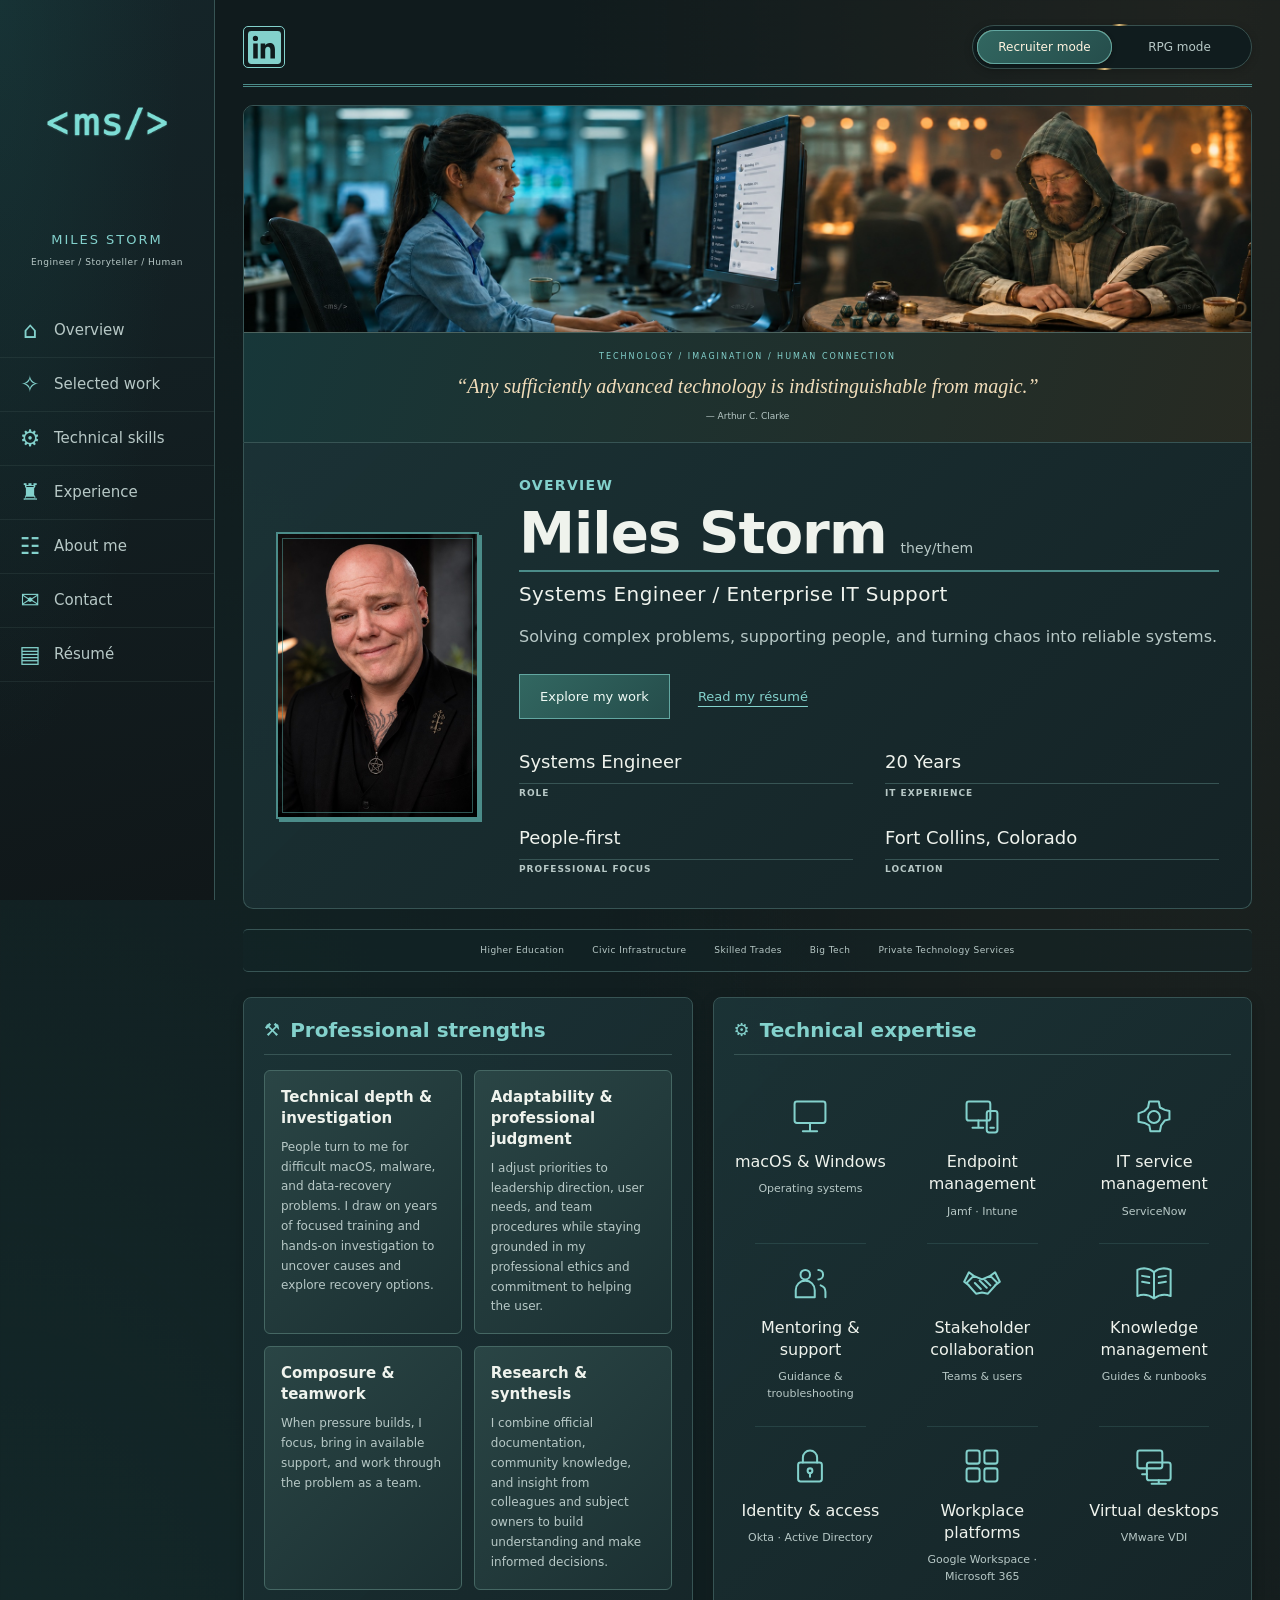
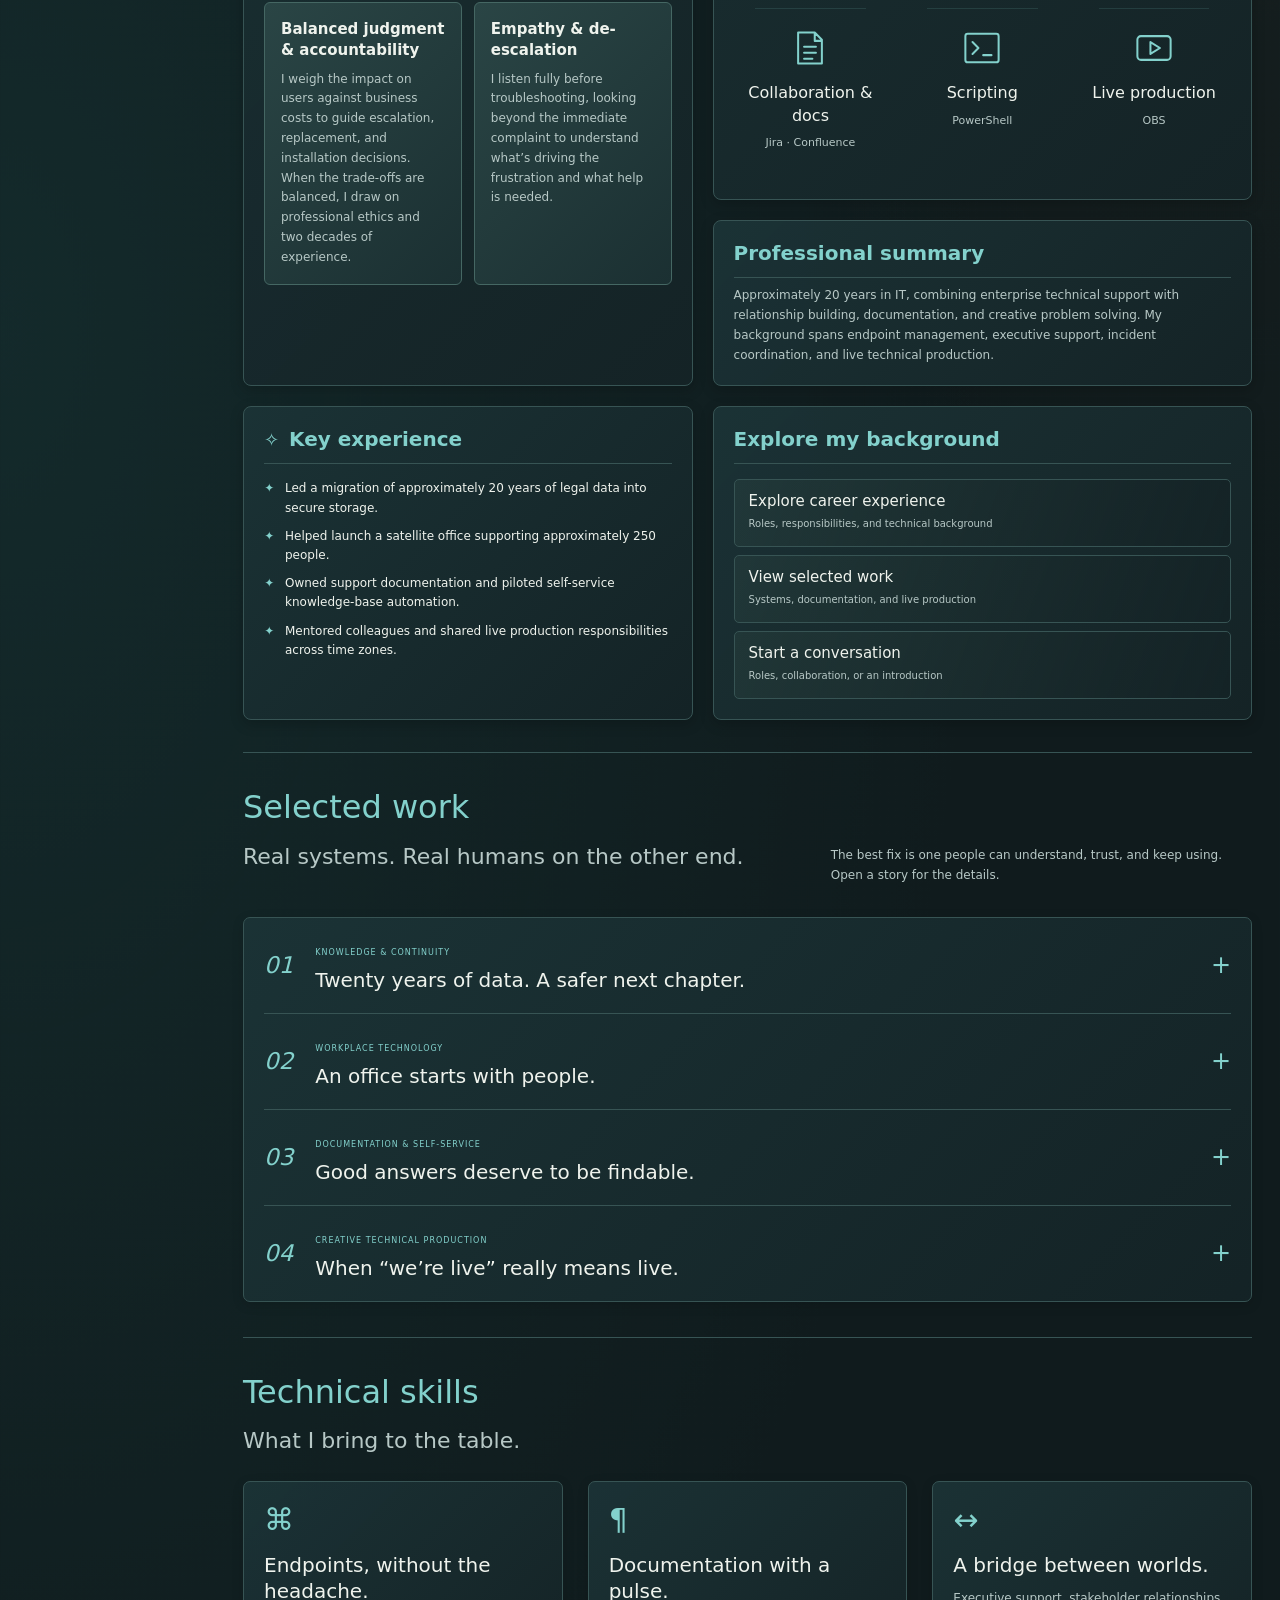
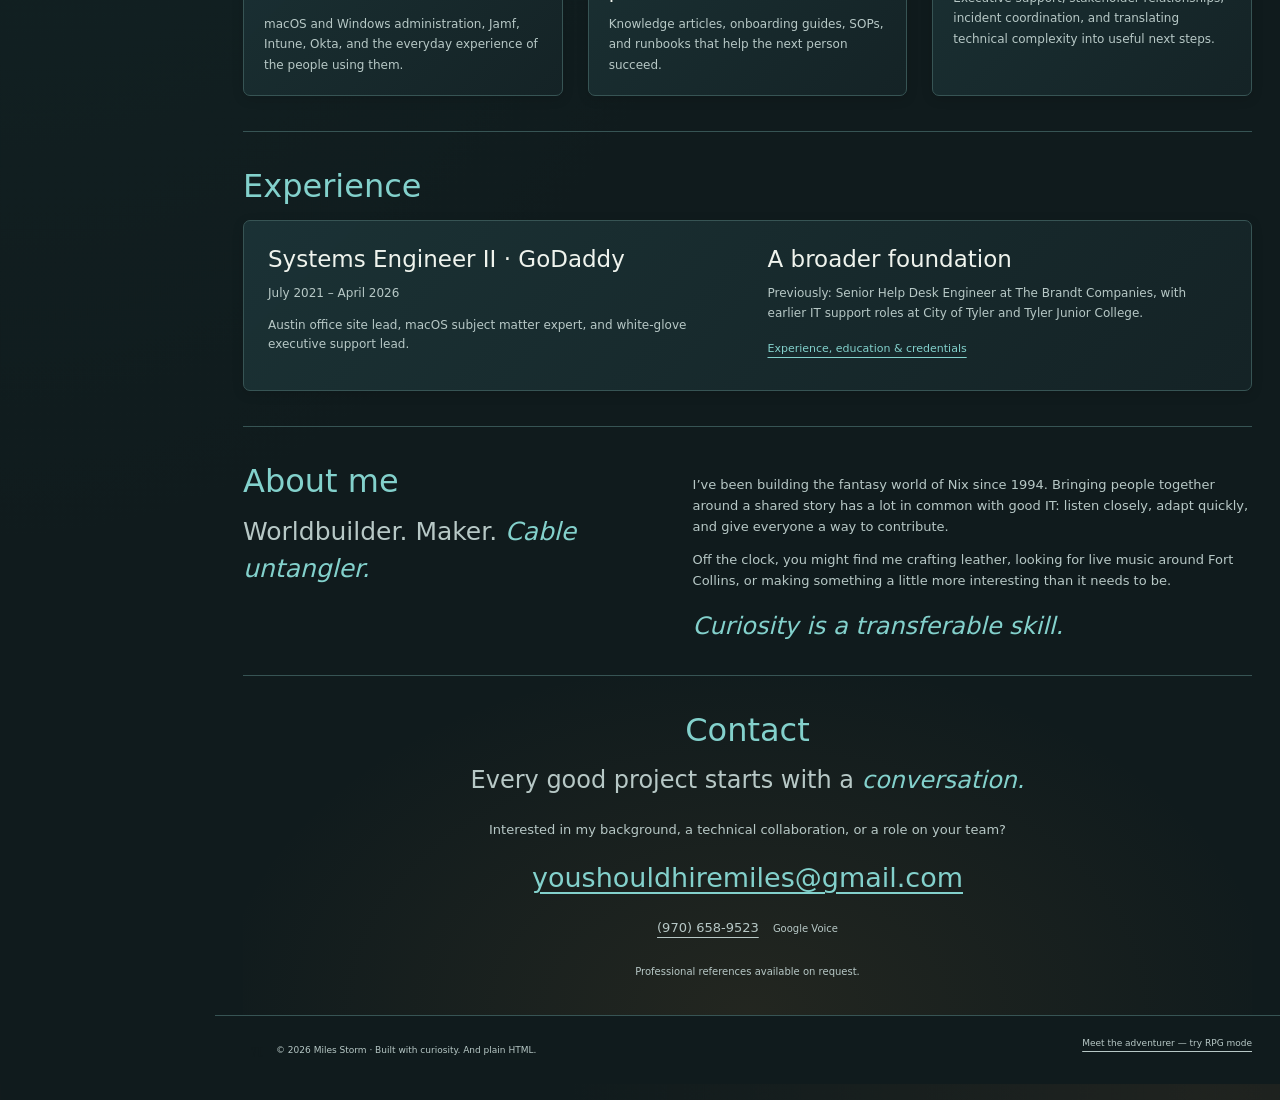
<file: index.html>
<!doctype html>
<html lang="en" data-mode="recruiter"><head><meta charset="utf-8"><meta name="viewport" content="width=device-width, initial-scale=1"><meta name="description" content="Miles Storm — systems engineer, knowledge builder, and people-first problem solver in Fort Collins, Colorado."><meta name="theme-color" content="#101b1d"><title>Miles Storm | Systems Engineer & Storyteller</title><link rel="stylesheet" href="style.css"><script src="script.js" defer></script></head>
<body><div class="rune-layer" aria-hidden="true"></div><a class="skip" href="#main">Skip to content</a><header><a class="brand" href="#top"><span class="rpg-logo mode-character" aria-hidden="true"><img class="brand-mark" src="assets/ms-rpg-d20-logo.png" width="512" height="512" alt="" decoding="async"><img class="metal-front" src="assets/ms-rpg-d20-metal.png" width="512" height="512" alt="" decoding="async"></span><span class="terminal-logo mode-recruiter" aria-hidden="true"><img class="brand-mark" src="assets/ms-recruiter-logo.png" width="512" height="512" alt="" decoding="async"><span class="terminal-cursor"></span></span><span>MILES STORM<small>Engineer / Storyteller / Human</small></span></a><button class="menu" aria-expanded="false" aria-controls="navigation" hidden>Menu</button><nav id="navigation" aria-label="Main navigation"><a href="#top"><span aria-hidden="true">⌂</span><span class="mode-character">Character sheet</span><span class="mode-recruiter">Overview</span></a><a href="#work"><span aria-hidden="true">✧</span><span class="mode-character">Feats & achievements</span><span class="mode-recruiter">Selected work</span></a><a href="#skills"><span aria-hidden="true">⚙</span><span class="mode-character">Proficiencies</span><span class="mode-recruiter">Technical skills</span></a><a href="#experience"><span aria-hidden="true">♜</span><span class="mode-character">Campaign history</span><span class="mode-recruiter">Experience</span></a><a href="#about"><span aria-hidden="true">☷</span><span class="mode-character">About the adventurer</span><span class="mode-recruiter">About me</span></a><a href="#contact"><span aria-hidden="true">✉</span><span class="mode-character">Quest board</span><span class="mode-recruiter">Contact</span></a><a href="resume.html"><span aria-hidden="true">▤</span>Résumé</a></nav></header>
<main id="main"><section class="hero" id="top" tabindex="-1"><div class="mode-bar"><a class="header-social-link linkedin-icon-link" href="https://www.linkedin.com/in/milesit" aria-label="LinkedIn profile"><svg viewBox="0 0 24 24" aria-hidden="true" focusable="false"><path fill="currentColor" fill-rule="evenodd" d="M2.5 0h19A2.5 2.5 0 0 1 24 2.5v19a2.5 2.5 0 0 1-2.5 2.5h-19A2.5 2.5 0 0 1 0 21.5v-19A2.5 2.5 0 0 1 2.5 0ZM5.4 3.5a1.9 1.9 0 1 0 0 3.8 1.9 1.9 0 0 0 0-3.8ZM3.8 9v11h3.3V9Zm5.4 0v11h3.3v-6.1c0-1.6.7-2.5 2-2.5 1.2 0 1.8.9 1.8 2.5V20h3.3v-6.8c0-3.1-1.6-4.5-3.8-4.5-1.6 0-2.7.8-3.3 1.8V9Z"/></svg><span class="social-tooltip" role="tooltip">LinkedIn</span></a><div class="mode-controls" role="group" aria-label="Portfolio view" hidden><span class="mode-indicator" aria-hidden="true"></span><button data-view="recruiter" aria-pressed="true">Recruiter mode</button><button data-view="character" aria-pressed="false">RPG mode</button></div></div><figure class="technology-banner" aria-labelledby="banner-quote"><a class="banner-image-link" href="assets/technology-and-magic-final-banner.jpg" aria-label="View the technology and magic artwork at full size"><img src="assets/technology-and-magic-final-banner.jpg" width="2172" height="488" alt="A modern technology workspace beside a hooded figure writing by lamplight, connecting technology with fantasy." decoding="async"></a><figcaption><span class="eyebrow banner-kicker">TECHNOLOGY / IMAGINATION / HUMAN CONNECTION</span><blockquote id="banner-quote">“Any sufficiently advanced technology is indistinguishable from magic.”</blockquote><p class="quote-attribution">— Arthur C. Clarke</p></figcaption></figure><div class="hero-grid"><div class="identity-art portrait"><img src="assets/miles-storm-headshot.jpg" width="800" height="800" alt="Miles Storm" fetchpriority="high" decoding="async"></div><div class="hero-copy"><h2 class="navigation-heading"><span class="mode-character">Character sheet</span><span class="mode-recruiter">Overview</span></h2><h1><span class="mode-character">Miles Storm</span><span class="mode-recruiter">Miles Storm</span><span class="profile-pronouns">they/them</span></h1><p class="role-title">Systems Engineer / Enterprise IT Support</p><p class="intro">Solving complex problems, supporting people, and turning chaos into reliable systems.</p><div class="actions"><a class="button" href="#work">Explore my work</a><a class="text-link" href="resume.html">Read my résumé</a></div><dl class="record-fields" aria-label="Character record fields"><div><dt><span class="mode-character">Character class</span><span class="mode-recruiter">Role</span></dt><dd><span class="mode-character">Systems engineer</span><span class="mode-recruiter">Systems Engineer</span></dd></div><div><dt><span class="mode-character">Experience</span><span class="mode-recruiter">IT experience</span></dt><dd><span class="mode-character">Level 20 Engineer</span><span class="mode-recruiter">20 Years</span></dd></div><div><dt><span class="mode-character">Alignment</span><span class="mode-recruiter">Professional focus</span></dt><dd>People-first</dd></div><div><dt><span class="mode-character">Home region</span><span class="mode-recruiter">Location</span></dt><dd>Fort Collins, Colorado</dd></div></dl></div></div></section>

<div class="skill-strip" aria-label="Sectors served"><span>Higher Education</span><span>Civic Infrastructure</span><span>Skilled Trades</span><span>Big Tech</span><span>Private Technology Services</span></div>
<section class="overview" aria-label="Professional overview"><div class="overview-grid"><article class="panel strengths"><h2><span aria-hidden="true">⚒</span> <span class="mode-character">Abilities & aptitudes</span><span class="mode-recruiter">Professional strengths</span></h2><p class="panel-subtitle mode-character">Ability · Professional strength · How I work</p><div class="ability-grid"><div class="ability-row"><small>STR</small><div class="ability-copy"><strong>Technical depth &amp; investigation</strong><p>People turn to me for difficult macOS, malware, and data-recovery problems. I draw on years of focused training and hands-on investigation to uncover causes and explore recovery options.</p></div></div><div class="ability-row"><small>DEX</small><div class="ability-copy"><strong>Adaptability &amp; professional judgment</strong><p>I adjust priorities to leadership direction, user needs, and team procedures while staying grounded in my professional ethics and commitment to helping the user.</p></div></div><div class="ability-row"><small>CON</small><div class="ability-copy"><strong>Composure &amp; teamwork</strong><p>When pressure builds, I focus, bring in available support, and work through the problem as a team.</p></div></div><div class="ability-row"><small>INT</small><div class="ability-copy"><strong>Research &amp; synthesis</strong><p>I combine official documentation, community knowledge, and insight from colleagues and subject owners to build understanding and make informed decisions.</p></div></div><div class="ability-row"><small>WIS</small><div class="ability-copy"><strong>Balanced judgment &amp; accountability</strong><p>I weigh the impact on users against business costs to guide escalation, replacement, and installation decisions. When the trade-offs are balanced, I draw on professional ethics and two decades of experience.</p></div></div><div class="ability-row"><small>CHA</small><div class="ability-copy"><strong>Empathy &amp; de-escalation</strong><p>I listen fully before troubleshooting, looking beyond the immediate complaint to understand what’s driving the frustration and what help is needed.</p></div></div></div></article><article class="panel competencies"><h2><span aria-hidden="true">⚙</span> <span class="mode-character">Skills & training</span><span class="mode-recruiter">Technical expertise</span></h2><div class="rpg-proficiency-grid"><div class="rpg-proficiency"><svg viewBox="0 0 32 32" fill="none" stroke="currentColor" stroke-width="1.7" stroke-linecap="round" stroke-linejoin="round" aria-hidden="true" focusable="false"><rect x="4" y="3" width="24" height="18" rx="2"/><path d="M10 28h12M16 21v7M7 7h18"/><path d="m13 10 3-2 3 2-1 5h-4Z"/></svg><h3>macOS &amp; Windows</h3><p>Operating systems</p></div><div class="rpg-proficiency"><svg viewBox="0 0 32 32" fill="none" stroke="currentColor" stroke-width="1.7" stroke-linecap="round" stroke-linejoin="round" aria-hidden="true" focusable="false"><path d="m16 2 13 7-13 7L3 9ZM3 16l13 7 13-7M3 23l13 7 13-7"/></svg><h3>Endpoint management</h3><p>Jamf · Intune</p></div><div class="rpg-proficiency"><svg viewBox="0 0 32 32" fill="none" stroke="currentColor" stroke-width="1.7" stroke-linecap="round" stroke-linejoin="round" aria-hidden="true" focusable="false"><path d="m12 3 8 0 1 5 4 2 4 1v7l-4 1-3 4-1 5h-8l-1-5-4-2-5-1v-7l5-2 3-3Z"/><circle cx="16" cy="16" r="5"/></svg><h3>IT service management</h3><p>ServiceNow</p></div><div class="rpg-proficiency"><svg viewBox="0 0 32 32" fill="none" stroke="currentColor" stroke-width="1.7" stroke-linecap="round" stroke-linejoin="round" aria-hidden="true" focusable="false"><circle cx="16" cy="8" r="4"/><path d="M8 28v-7a8 8 0 0 1 16 0v7ZM2 25v-4a5 5 0 0 1 5-5M30 25v-4a5 5 0 0 0-5-5"/><path d="m16 15-3 6 3 4 3-4Z"/></svg><h3>Mentoring &amp; support</h3><p>Guidance &amp; troubleshooting</p></div><div class="rpg-proficiency"><svg viewBox="0 0 32 32" fill="none" stroke="currentColor" stroke-width="1.7" stroke-linecap="round" stroke-linejoin="round" aria-hidden="true" focusable="false"><circle cx="11" cy="16" r="8"/><circle cx="21" cy="16" r="8"/><path d="M8 4v3M24 25v3M16 2v3M16 27v3"/></svg><h3>Stakeholder collaboration</h3><p>Teams &amp; users</p></div><div class="rpg-proficiency"><svg viewBox="0 0 32 32" fill="none" stroke="currentColor" stroke-width="1.7" stroke-linecap="round" stroke-linejoin="round" aria-hidden="true" focusable="false"><path d="M16 7C12 3 6 3 2 5v22c5-2 10-1 14 2 4-3 9-4 14-2V5c-4-2-10-2-14 2ZM16 7v22M6 10l6 1M6 15l6 1M20 11l6-1M20 16l6-1"/></svg><h3>Knowledge management</h3><p>Guides &amp; runbooks</p></div><div class="rpg-proficiency"><svg viewBox="0 0 32 32" fill="none" stroke="currentColor" stroke-width="1.7" stroke-linecap="round" stroke-linejoin="round" aria-hidden="true" focusable="false"><circle cx="10" cy="11" r="7"/><path d="m15 16 13 13M21 22l4-4M25 26l4-4"/><path d="m10 7 3 4-3 4-3-4Z"/></svg><h3>Identity &amp; access</h3><p>Okta · Active Directory</p></div><div class="rpg-proficiency"><svg viewBox="0 0 32 32" fill="none" stroke="currentColor" stroke-width="1.7" stroke-linecap="round" stroke-linejoin="round" aria-hidden="true" focusable="false"><path d="M3 29V10l5-4 5 4v19M19 29V10l5-4 5 4v19M3 14h10M19 14h10M13 17h6M9 29v-7h14v7M2 29h28"/><path d="M6 3v4M26 3v4"/></svg><h3>Workplace platforms</h3><p>Google Workspace · Microsoft 365</p></div><div class="rpg-proficiency"><svg viewBox="0 0 32 32" fill="none" stroke="currentColor" stroke-width="1.7" stroke-linecap="round" stroke-linejoin="round" aria-hidden="true" focusable="false"><ellipse cx="16" cy="14" rx="10" ry="12"/><ellipse cx="16" cy="14" rx="6" ry="9"/><path d="M5 28h22M9 25v3M23 25v3M13 10l6 8M19 10l-6 8"/></svg><h3>Virtual desktops</h3><p>VMware VDI</p></div><div class="rpg-proficiency"><svg viewBox="0 0 32 32" fill="none" stroke="currentColor" stroke-width="1.7" stroke-linecap="round" stroke-linejoin="round" aria-hidden="true" focusable="false"><path d="M7 3h16v4H7a3 3 0 1 0 0 6h15v16H7V9M11 17h8M11 22h6M23 3a3 3 0 0 1 0 6M22 24h6"/></svg><h3>Collaboration &amp; docs</h3><p>Jira · Confluence</p></div><div class="rpg-proficiency"><svg viewBox="0 0 32 32" fill="none" stroke="currentColor" stroke-width="1.7" stroke-linecap="round" stroke-linejoin="round" aria-hidden="true" focusable="false"><path d="M5 5h22v22H5ZM9 10l5 5-5 5M17 21h6"/><path d="M2 10V2h8M22 30h8v-8"/></svg><h3>Scripting</h3><p>PowerShell</p></div><div class="rpg-proficiency"><svg viewBox="0 0 32 32" fill="none" stroke="currentColor" stroke-width="1.7" stroke-linecap="round" stroke-linejoin="round" aria-hidden="true" focusable="false"><circle cx="16" cy="13" r="10"/><path d="M10 22l-3 6h18l-3-6M6 30h20M10 9l4-2M16 1v3M3 11h3M26 11h3"/><path d="m15 9 6 4-6 4Z"/></svg><h3>Live production</h3><p>OBS</p></div></div><div class="recruiter-proficiency-grid"><div class="recruiter-proficiency"><svg viewBox="0 0 32 32" fill="none" stroke="currentColor" stroke-width="1.7" stroke-linecap="round" stroke-linejoin="round" aria-hidden="true" focusable="false"><rect x="3" y="3" width="26" height="18" rx="2"/><path d="M10 28h12M16 21v7"/></svg><h3>macOS &amp; Windows</h3><p>Operating systems</p></div><div class="recruiter-proficiency"><svg viewBox="0 0 32 32" fill="none" stroke="currentColor" stroke-width="1.7" stroke-linecap="round" stroke-linejoin="round" aria-hidden="true" focusable="false"><rect x="3" y="3" width="20" height="16" rx="2"/><rect x="20" y="11" width="9" height="18" rx="2"/><path d="M8 25h9M13 19v6M23 25h3"/></svg><h3>Endpoint management</h3><p>Jamf · Intune</p></div><div class="recruiter-proficiency"><svg viewBox="0 0 32 32" fill="none" stroke="currentColor" stroke-width="1.7" stroke-linecap="round" stroke-linejoin="round" aria-hidden="true" focusable="false"><path d="m12 3 8 0 1 5 4 2 4 1v7l-4 1-3 4-1 5h-8l-1-5-4-2-5-1v-7l5-2 3-3Z"/><circle cx="16" cy="16" r="5"/></svg><h3>IT service management</h3><p>ServiceNow</p></div><div class="recruiter-proficiency"><svg viewBox="0 0 32 32" fill="none" stroke="currentColor" stroke-width="1.7" stroke-linecap="round" stroke-linejoin="round" aria-hidden="true" focusable="false"><circle cx="12" cy="9" r="4"/><path d="M4 28v-6a8 8 0 0 1 16 0v6ZM23 5a4 4 0 0 1 0 8M25 18a6 6 0 0 1 4 6v4"/></svg><h3>Mentoring &amp; support</h3><p>Guidance &amp; troubleshooting</p></div><div class="recruiter-proficiency"><svg viewBox="0 0 32 32" fill="none" stroke="currentColor" stroke-width="1.7" stroke-linecap="round" stroke-linejoin="round" aria-hidden="true" focusable="false"><path d="m3 16 6-6 7 3 7-3 6 6-8 9-5-1-5 1ZM9 10l-4-3-4 8 4 3M23 10l4-3 4 8-4 3M10 16l5 5M14 14l6 6M18 13l5 5"/></svg><h3>Stakeholder collaboration</h3><p>Teams &amp; users</p></div><div class="recruiter-proficiency"><svg viewBox="0 0 32 32" fill="none" stroke="currentColor" stroke-width="1.7" stroke-linecap="round" stroke-linejoin="round" aria-hidden="true" focusable="false"><path d="M16 7C12 3 6 3 2 5v22c5-2 10-1 14 2 4-3 9-4 14-2V5c-4-2-10-2-14 2ZM16 7v22M6 10l6 1M6 15l6 1M20 11l6-1M20 16l6-1"/></svg><h3>Knowledge management</h3><p>Guides &amp; runbooks</p></div><div class="recruiter-proficiency"><svg viewBox="0 0 32 32" fill="none" stroke="currentColor" stroke-width="1.7" stroke-linecap="round" stroke-linejoin="round" aria-hidden="true" focusable="false"><rect x="6" y="13" width="20" height="16" rx="2"/><path d="M10 13V9a6 6 0 0 1 12 0v4"/><circle cx="16" cy="20" r="2"/><path d="M16 22v3"/></svg><h3>Identity &amp; access</h3><p>Okta · Active Directory</p></div><div class="recruiter-proficiency"><svg viewBox="0 0 32 32" fill="none" stroke="currentColor" stroke-width="1.7" stroke-linecap="round" stroke-linejoin="round" aria-hidden="true" focusable="false"><rect x="3" y="3" width="11" height="11" rx="2"/><rect x="18" y="3" width="11" height="11" rx="2"/><rect x="3" y="18" width="11" height="11" rx="2"/><rect x="18" y="18" width="11" height="11" rx="2"/></svg><h3>Workplace platforms</h3><p>Google Workspace · Microsoft 365</p></div><div class="recruiter-proficiency"><svg viewBox="0 0 32 32" fill="none" stroke="currentColor" stroke-width="1.7" stroke-linecap="round" stroke-linejoin="round" aria-hidden="true" focusable="false"><rect x="2" y="3" width="21" height="15" rx="2"/><rect x="10" y="13" width="20" height="15" rx="2"/><path d="M6 23h4M20 28v3M14 31h12"/></svg><h3>Virtual desktops</h3><p>VMware VDI</p></div><div class="recruiter-proficiency"><svg viewBox="0 0 32 32" fill="none" stroke="currentColor" stroke-width="1.7" stroke-linecap="round" stroke-linejoin="round" aria-hidden="true" focusable="false"><path d="M6 3h14l6 6v20H6ZM20 3v7h6M11 15h10M11 20h10M11 25h7"/></svg><h3>Collaboration &amp; docs</h3><p>Jira · Confluence</p></div><div class="recruiter-proficiency"><svg viewBox="0 0 32 32" fill="none" stroke="currentColor" stroke-width="1.7" stroke-linecap="round" stroke-linejoin="round" aria-hidden="true" focusable="false"><rect x="2" y="4" width="28" height="24" rx="2"/><path d="m8 11 5 5-5 5M17 22h7"/></svg><h3>Scripting</h3><p>PowerShell</p></div><div class="recruiter-proficiency"><svg viewBox="0 0 32 32" fill="none" stroke="currentColor" stroke-width="1.7" stroke-linecap="round" stroke-linejoin="round" aria-hidden="true" focusable="false"><rect x="2" y="6" width="28" height="20" rx="3"/><path d="m13 11 8 5-8 5Z"/></svg><h3>Live production</h3><p>OBS</p></div></div></article><article class="panel backstory"><h2><span class="mode-character">Character background</span><span class="mode-recruiter">Professional summary</span></h2><p>Approximately 20 years in IT, combining enterprise technical support with relationship building, documentation, and creative problem solving. My background spans endpoint management, executive support, incident coordination, and live technical production.</p></article><article class="panel achievements"><h2><span aria-hidden="true">✧</span> <span class="mode-character">Feats & special abilities</span><span class="mode-recruiter">Key experience</span></h2><ul><li>Led a migration of approximately 20 years of legal data into secure storage.</li><li>Helped launch a satellite office supporting approximately 250 people.</li><li>Owned support documentation and piloted self-service knowledge-base automation.</li><li>Mentored colleagues and shared live production responsibilities across time zones.</li></ul></article><article class="panel opportunities"><h2><span class="mode-character">Available quests</span><span class="mode-recruiter">Explore my background</span></h2><a href="#experience"><strong>Explore career experience</strong><small>Roles, responsibilities, and technical background</small></a><a href="#work"><strong>View selected work</strong><small>Systems, documentation, and live production</small></a><a href="#contact"><strong>Start a conversation</strong><small>Roles, collaboration, or an introduction</small></a></article></div></section><section id="work"><div class="section-heading"><div><h2 class="navigation-heading"><span class="mode-character">Feats &amp; achievements</span><span class="mode-recruiter">Selected work</span></h2><p class="section-subtitle">Real systems. Real humans on the other end.</p></div><p>The best fix is one people can understand, trust, and keep using. Open a story for the details.</p></div><div class="projects"><details><summary><span class="number">01</span><span><small>Knowledge & continuity</small><h3>Twenty years of data. A safer next chapter.</h3></span><span class="plus" aria-hidden="true">+</span></summary><div class="detail"><p>Led a legal data migration moving approximately two decades of information into secure storage. Combined technical coordination with attention to the people relying on that information.</p><p class="tags">Data migration · Stakeholder coordination · Secure storage</p></div></details><details><summary><span class="number">02</span><span><small>Workplace technology</small><h3>An office starts with people.</h3></span><span class="plus" aria-hidden="true">+</span></summary><div class="detail"><p>Helped launch a satellite office supporting approximately 250 people, bringing together workplace technology, user support, and practical coordination.</p><p class="tags">Office launch · End-user experience · Technical coordination</p></div></details><details><summary><span class="number">03</span><span><small>Documentation & self-service</small><h3>Good answers deserve to be findable.</h3></span><span class="plus" aria-hidden="true">+</span></summary><div class="detail"><p>Owned support documentation and knowledge resources, and piloted self-service knowledge-base automation. Turned the things support teams know into answers people can use.</p><p class="tags">Knowledge management · SOPs · Self-service</p></div></details><details><summary><span class="number">04</span><span><small>Creative technical production</small><h3>When “we’re live” really means live.</h3></span><span class="plus" aria-hidden="true">+</span></summary><div class="detail"><p>Produced weekly tabletop livestreams for approximately two years with Natural Ruckus. Managed OBS, overlays, audio, live troubleshooting, and show coordination. Trained a Prague-based collaborator to share production duties across time zones. One campaign ran roughly 45 episodes; charity broadcasts supported community fundraising.</p><p class="tags">OBS · Audio · Remote collaboration · Mentoring</p></div></details></div></section>
<section id="skills"><h2 class="navigation-heading"><span class="mode-character">Proficiencies</span><span class="mode-recruiter">Technical skills</span></h2><p class="section-subtitle">What I bring to the table.</p><div class="skill-grid"><article><span class="icon" aria-hidden="true">⌘</span><h3>Endpoints, without the headache.</h3><p>macOS and Windows administration, Jamf, Intune, Okta, and the everyday experience of the people using them.</p></article><article><span class="icon" aria-hidden="true">¶</span><h3>Documentation with a pulse.</h3><p>Knowledge articles, onboarding guides, SOPs, and runbooks that help the next person succeed.</p></article><article><span class="icon" aria-hidden="true">↔</span><h3>A bridge between worlds.</h3><p>Executive support, stakeholder relationships, incident coordination, and translating technical complexity into useful next steps.</p></article></div></section><section id="experience" class="experience-section"><h2 class="navigation-heading"><span class="mode-character">Campaign history</span><span class="mode-recruiter">Experience</span></h2><div class="experience"><div><h3>Systems Engineer II · GoDaddy</h3><p>July 2021 – April 2026</p><p>Austin office site lead, macOS subject matter expert, and white-glove executive support lead.</p></div><div><h3>A broader foundation</h3><p>Previously: Senior Help Desk Engineer at The Brandt Companies, with earlier IT support roles at City of Tyler and Tyler Junior College.</p><a class="text-link" href="resume.html">Experience, education & credentials</a></div></div></section>
<section id="about" class="about"><div><h2 class="navigation-heading"><span class="mode-character">About the adventurer</span><span class="mode-recruiter">About me</span></h2><p class="section-subtitle">Worldbuilder. Maker. <em>Cable untangler.</em></p></div><div><p>I’ve been building the fantasy world of Nix since 1994. Bringing people together around a shared story has a lot in common with good IT: listen closely, adapt quickly, and give everyone a way to contribute.</p><p>Off the clock, you might find me crafting leather, looking for live music around Fort Collins, or making something a little more interesting than it needs to be.</p><p class="pullquote">Curiosity is a transferable skill.</p></div></section>
<section class="adventure mode-character" aria-labelledby="adventure-title"><p class="eyebrow">OPTIONAL SIDE QUEST</p><h2 id="adventure-title">A tiny troubleshooting adventure.</h2><p>You arrive at a desk. “Nothing works,” says the person sitting there. Your first move?</p><div class="choices" hidden><button data-choice="listen">Ask what they were trying to do.</button><button data-choice="reboot">Try the classic reboot.</button><button data-choice="logs">Investigate the logs.</button></div><p id="quest-result" aria-live="polite">Enable JavaScript to try the troubleshooting choices.</p></section>
<section id="contact" class="contact"><h2 class="navigation-heading"><span class="mode-character">Quest board</span><span class="mode-recruiter">Contact</span></h2><p class="section-subtitle">Every good project starts with a <em>conversation.</em></p><p>Interested in my background, a technical collaboration, or a role on your team?</p><a class="email" href="mailto:youshouldhiremiles@gmail.com">youshouldhiremiles@gmail.com</a><p><a href="tel:+19706589523">(970) 658-9523</a> <span class="phone-label">Google Voice</span></p><p class="references">Professional references available on request.</p></section></main><footer><span class="copyright"><a class="secret-pi" href="game/index.html" aria-label="Play Glass Cannon, the hidden arcade game">π</a>© 2026 Miles Storm · Built with curiosity. And plain HTML.</span><a href="#top" data-return-top>Back to top</a></footer><p class="sr-only" id="mode-status" aria-live="polite"></p></body></html>
</file>
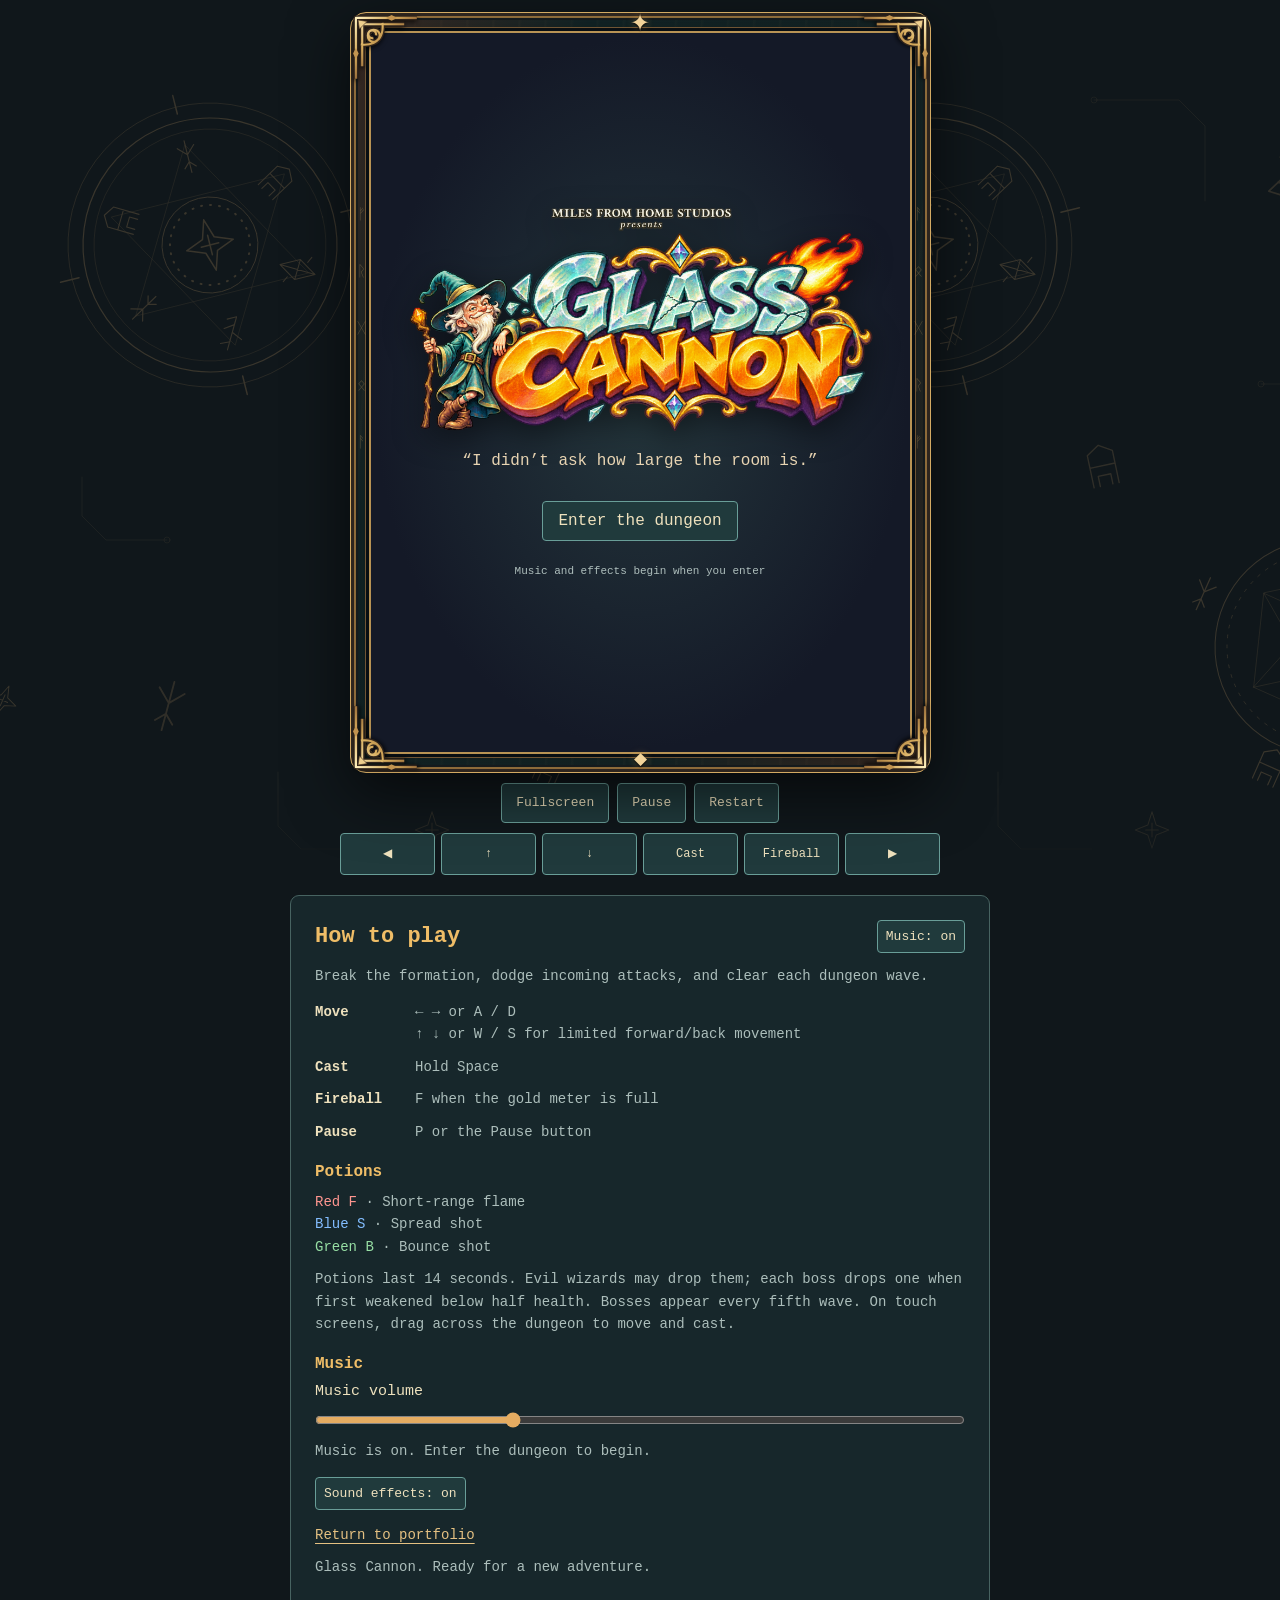
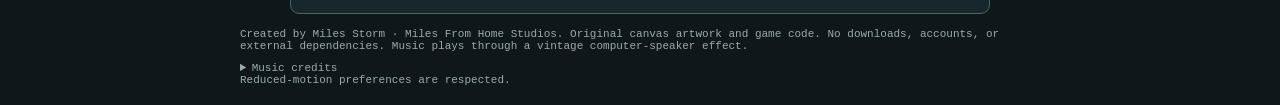
<file: game/index.html>
<!doctype html><html lang="en"><meta charset="utf-8"><meta name="viewport" content="width=device-width,initial-scale=1"><title>Glass Cannon | Miles From Home Studios</title><style>
*{box-sizing:border-box}body{margin:0;background:#10171b;color:#eee1bd;font:16px ui-monospace,Consolas,monospace;display:grid;place-items:center;min-height:100vh;padding:18px}main{width:min(600px,100%)}h1{margin:0;color:#efbd67;letter-spacing:.13em;font-size:clamp(25px,5vw,44px)}header{display:flex;justify-content:space-between;align-items:center;gap:16px}small,p{color:#acbebb;line-height:1.6}.screen{position:relative;border:3px solid #ac8250;border-radius:9px;overflow:hidden;box-shadow:0 15px 65px #0009;margin:20px 0;background:#211d2c}canvas{display:block;width:100%;touch-action:none}button{font:inherit;border:1px solid #699e98;background:#203a3c;color:#eee1bd;padding:10px 15px;border-radius:4px;cursor:pointer}button:hover,button:focus-visible{background:#345957;outline:2px solid #efbd67;outline-offset:3px}.controls{display:flex;gap:9px;flex-wrap:wrap}.hint{font-size:13px}.overlay{position:absolute;inset:0;display:grid;place-content:center;text-align:center;background:#10121bcf;padding:24px}.overlay h2{color:#efbd67;font-size:32px;margin:0}.overlay[hidden]{display:none}.overlay button{margin:10px auto}.mobile{display:flex;justify-content:space-between;margin-top:12px}.mobile button{min-width:65px;touch-action:none}footer{font-size:12px;color:#9aaba9;margin-top:18px}@media(min-width:800px){.mobile{display:none}}

/* Fit the portrait playfield to the viewport without stretching its artwork. */
body{display:block;padding:16px;margin:0}main{width:min(1120px,100%);margin:0 auto}header{min-height:62px;margin-bottom:14px}h1{font-size:clamp(25px,3vw,38px)}
.game-layout{display:grid;grid-template-columns:minmax(0,1fr) 300px;gap:26px;align-items:start}
.screen{width:min(100%,calc((100dvh - 130px)*.75));margin:0 auto;aspect-ratio:3/4;border-width:3px}
canvas{width:100%;height:100%;object-fit:contain}.how-to{background:#17272b;border:1px solid #476361;border-radius:9px;padding:20px}.how-to h2{margin:0 0 14px;color:#efbd67;font-size:22px}.how-to h3{font-size:16px;color:#efbd67;margin:22px 0 10px}.how-to p{font-size:14px;margin:10px 0}.how-to dl{display:grid;grid-template-columns:80px 1fr;gap:12px 10px;font-size:14px;line-height:1.5}.how-to dt{color:#eee1bd;font-weight:bold}.how-to dd{margin:0;color:#acbebb}.controls{gap:8px}.controls button{font-size:12px;padding:9px 10px}.potion-red{color:#ff9690}.potion-blue{color:#83bdff}.potion-green{color:#97dfa4}.overlay h2{font-size:clamp(18px,2.6vw,28px)}.overlay p{font-size:14px}.mobile{display:flex;gap:8px}.mobile button{font-size:14px;flex:1;min-width:0}footer{max-width:960px;margin:14px auto 0;font-size:11px}
@media(max-width:760px){body{padding:10px}.game-layout{grid-template-columns:minmax(0,1fr);gap:16px}.screen{width:min(100%,calc((100dvh - 115px)*.75))}.how-to{width:min(100%,600px);margin:0 auto}header{min-height:56px;gap:8px}header small{font-size:11px}header button{font-size:12px;padding:9px}h1{font-size:25px}.overlay h2{font-size:22px}}
@media(max-height:500px) and (min-width:761px){header{min-height:44px;margin-bottom:8px}.screen{width:min(100%,calc((100dvh - 90px)*.75))}}
input[type="range"]{display:block;width:100%;margin:12px 0;accent-color:#e5ac61}footer a{color:#9cd6d0}footer details{margin-top:10px}footer p{font-size:12px}.overlay.title-screen{padding:18px;background:radial-gradient(ellipse at center,#24363c 0%,#141927 70%);display:flex;flex-direction:column;align-items:center;justify-content:center;gap:12px}.title-logo{display:block;width:100%;height:auto;max-height:60%;object-fit:contain;filter:drop-shadow(0 9px 15px #0007)}.title-screen p{margin:4px 0;color:#e9d5b3;font-size:clamp(11px,1.8vw,16px)}.title-screen small{font-size:11px;color:#aebebc}.sr-only{position:absolute;width:1px;height:1px;padding:0;margin:-1px;overflow:hidden;clip:rect(0,0,0,0);white-space:nowrap;border:0}.overlay.title-screen[hidden]{display:none}
/* Gilded cabinet surrounds the playfield; all decoration stays non-interactive. */
.game-layout{gap:28px}.cabinet{position:relative;isolation:isolate;width:min(100%,calc((100dvh - 88px)*.75 + 48px));margin:0 auto;padding:24px;border:1px solid #d7ad65;border-radius:16px;background:repeating-linear-gradient(94deg,#0000 0 11px,#f7c67b06 12px 13px,#0000 15px 26px),linear-gradient(115deg,#49342b,#152a2c 26%,#18292a 70%,#443026);box-shadow:0 20px 60px #0009,inset 0 0 0 3px #30271f,inset 0 0 0 5px #94703d,inset 0 0 0 7px #171d1f,inset 0 0 20px #0009}
.cabinet .screen{width:100%;margin:0;aspect-ratio:3/4;border:2px solid #b89354;border-radius:5px;box-shadow:0 0 0 3px #080e12,0 0 0 4px #705534,0 0 20px #0009}
.cabinet-ornaments{position:absolute;inset:0;pointer-events:none;z-index:2}.corner{position:absolute;width:70px;height:70px;filter:drop-shadow(0 2px 2px #000a)}.top-left{top:0;left:0}.top-right{top:0;right:0;transform:rotate(90deg)}.bottom-right{bottom:0;right:0;transform:rotate(180deg)}.bottom-left{bottom:0;left:0;transform:rotate(270deg)}.crest{position:absolute;left:50%;transform:translateX(-50%);color:#f2d49a;text-shadow:0 1px 2px #000,0 0 9px #d7a45366;font-size:24px;line-height:24px}.crest-top{top:0}.crest-bottom{bottom:0;font-size:17px}.rune-rail{position:absolute;top:23%;bottom:23%;display:flex;flex-direction:column;justify-content:space-between;color:#ad8e565e;font-size:15px;line-height:3.8;text-align:center;width:20px}.rail-left{left:1px}.rail-right{right:1px}.sidebar-heading{display:flex;align-items:center;justify-content:space-between;gap:10px;margin-bottom:12px}.how-to .sidebar-heading h2{margin:0}.sidebar-heading button{font-size:12px;padding:8px;white-space:nowrap}
@media(max-width:760px){.game-layout{gap:20px}.cabinet{padding:19px;width:min(100%,calc((100dvh - 74px)*.75 + 38px));border-radius:12px}.corner{width:54px;height:54px}.crest{font-size:19px;line-height:19px}.crest-bottom{font-size:14px}.rune-rail{width:16px;font-size:12px}.title-screen{gap:8px}}
.portfolio-return a{color:#e5c182;text-underline-offset:4px}.effects-control{margin:14px 0}.effects-control button{font-size:13px;padding:9px 12px}.mobile{display:grid;grid-template-columns:repeat(3,minmax(0,1fr));gap:8px}.mobile button{min-width:0}
/* Keep the cabinet and a viewport-height instruction panel side by side. */
main{width:min(1180px,100%)}.game-layout{grid-template-columns:minmax(0,1fr) clamp(190px,30vw,320px);gap:clamp(8px,2vw,24px);align-items:start}
.how-to{width:100%;max-width:none;margin:0;min-width:0;max-height:calc(100dvh - 32px);overflow-y:auto;overscroll-behavior:contain;scrollbar-width:thin;scrollbar-color:#ad8d54 #17272b;padding:clamp(10px,1.6vw,20px);font-size:clamp(11px,1.1vw,15px)}
.how-to .sidebar-heading h2{font-size:clamp(16px,1.9vw,22px)}.how-to h3{font-size:clamp(13px,1.35vw,16px);margin:clamp(12px,2vh,22px) 0 8px}.how-to p,.how-to dl{font-size:clamp(11px,1.15vw,14px);line-height:1.5}.how-to dl{grid-template-columns:minmax(44px,.6fr) minmax(0,1.5fr);gap:clamp(7px,1.3vh,12px) 8px}.how-to button{font-size:clamp(10px,1.05vw,13px);padding:8px}.how-to .sidebar-heading{flex-wrap:wrap;gap:8px}.how-to label{font-size:inherit}.how-to .hint{overflow-wrap:anywhere}
@media(max-width:760px){body{padding:8px}.game-layout{grid-template-columns:minmax(0,1fr) minmax(145px,36%);gap:8px}.how-to{max-height:calc(100dvh - 16px);padding:9px}.how-to dl{grid-template-columns:1fr;gap:3px}.how-to dd{margin-bottom:5px}.how-to h3{margin-top:14px}.how-to .sidebar-heading h2{font-size:16px}.how-to p,.how-to dl{font-size:11px}.how-to .controls{display:grid;grid-template-columns:1fr 1fr;gap:5px}.how-to .mobile{gap:4px}.how-to .mobile button{font-size:10px;padding:7px 2px}.cabinet{padding:12px;width:min(100%,calc((100dvh - 50px)*.75 + 24px))}.corner{width:37px;height:37px}.crest{font-size:12px;line-height:12px}.crest-bottom{font-size:10px}.rune-rail{width:9px;font-size:9px}.cabinet .overlay{padding:8px}.title-screen p{font-size:10px}.title-screen small{font-size:9px}.overlay button{font-size:11px;padding:8px}.cabinet .overlay h2{font-size:16px}}
@media(max-height:650px){.how-to h3{margin-top:10px}.how-to p{margin:6px 0}.how-to dl{gap:5px 7px}.how-to .effects-control{margin:8px 0}.how-to input[type=range]{margin:8px 0}}
.how-to:focus-visible{outline:2px solid #e5ac61;outline-offset:3px}/* The same stationary arcane linework used by the portfolio RPG theme. */
body{position:relative;isolation:isolate}.rune-layer{position:fixed;inset:0;z-index:-1;pointer-events:none;user-select:none;background-image:url('assets/arcane-runes.svg');background-repeat:repeat;background-size:720px 880px;background-position:40px 35px;opacity:.19;-webkit-mask-image:linear-gradient(180deg,transparent,#000 12%,#000 88%,transparent);mask-image:linear-gradient(180deg,transparent,#000 12%,#000 88%,transparent)}
@media(max-width:760px){.rune-layer{background-size:500px auto;background-position:center 60px;opacity:.15}}@media print{.rune-layer{display:none}}

/* One portrait play area above the information; JS fits the actual visible viewport. */
body{padding:max(12px,env(safe-area-inset-top)) max(10px,env(safe-area-inset-right)) max(12px,env(safe-area-inset-bottom)) max(10px,env(safe-area-inset-left))}main{width:min(800px,100%)}.game-layout{display:flex;flex-direction:column;align-items:center;gap:20px}.play-area{width:100%;min-width:0;display:flex;flex-direction:column;align-items:center;gap:10px}.play-area .cabinet{width:min(100%,var(--cabinet-width,560px));padding:18px;flex:none;margin:0 auto}.cabinet .screen{box-sizing:content-box;width:calc(100% - 4px);height:auto;aspect-ratio:3/4}.cabinet canvas{display:block;width:100%;height:100%;aspect-ratio:3/4}.play-toolbar{display:flex;justify-content:center;flex-wrap:wrap;gap:8px;flex:none}.play-toolbar button{font-size:13px;padding:9px 14px;min-height:40px}.play-area .mobile{display:grid;grid-template-columns:repeat(6,minmax(0,1fr));gap:6px;margin:0;width:min(100%,600px);flex:none}.play-area .mobile button{min-width:0;min-height:42px;font-size:12px;padding:8px 2px;touch-action:none}.how-to{width:100%;max-width:700px;max-height:none;height:auto;overflow:visible;padding:clamp(16px,3vw,24px);font-size:15px;margin:0}.how-to p,.how-to dl{font-size:14px;line-height:1.6}.how-to dl{grid-template-columns:90px minmax(0,1fr);gap:10px}.how-to h3{font-size:16px;margin:20px 0 10px}.how-to .sidebar-heading h2{font-size:22px}.how-to button{font-size:13px}.play-area:fullscreen,.play-area.expanded-play{width:100%;height:100dvh;background:#10171b;padding: max(8px,env(safe-area-inset-top)) max(8px,env(safe-area-inset-right)) max(8px,env(safe-area-inset-bottom)) max(8px,env(safe-area-inset-left));justify-content:center;overflow:hidden}.play-area.expanded-play{position:fixed;inset:0;z-index:1000}.expanded-game{overflow:hidden}.play-area::backdrop{background:#10171b}.play-area:fullscreen .play-toolbar button,.play-area.expanded-play .play-toolbar button{background:#203a3c}
@media(max-width:420px){.play-area .mobile{gap:4px}.play-toolbar button{padding:8px 11px}.play-area .cabinet{padding:12px}.how-to dl{grid-template-columns:70px minmax(0,1fr)}}
</style><div class="rune-layer" aria-hidden="true"></div><main><h1 class="sr-only">Glass Cannon</h1><div class="game-layout"><section class="play-area" aria-label="Glass Cannon play area"><div class="cabinet" aria-label="Fantasy arcade cabinet"><div class="cabinet-ornaments" aria-hidden="true"><img class="corner top-left" src="assets/cabinet-corner.svg" alt=""><img class="corner top-right" src="assets/cabinet-corner.svg" alt=""><img class="corner bottom-left" src="assets/cabinet-corner.svg" alt=""><img class="corner bottom-right" src="assets/cabinet-corner.svg" alt=""><span class="crest crest-top">✦</span><span class="crest crest-bottom">◆</span><span class="rune-rail rail-left">ᚠ<br>ᚱ<br>ᚷ<br>ᛟ<br>ᚨ</span><span class="rune-rail rail-right">ᚨ<br>ᛟ<br>ᚷ<br>ᚱ<br>ᚠ</span></div><div class="screen"><canvas id="game" width="600" height="800" aria-label="Glass Cannon dungeon arcade game. Move with WASD or arrow keys; Space fires; F casts fireball; P pauses." tabindex="0"></canvas><div class="overlay title-screen" id="overlay"><img class="title-logo" src="assets/glass-cannon-title.png" alt="Miles From Home Studios presents Glass Cannon, with a teal-robed wizard leaning against the title"><h2 class="sr-only">Glass Cannon</h2><p>“I didn’t ask how large the room is.”</p><button id="start">Enter the dungeon</button><small>Music and effects begin when you enter</small></div></div></div><div class="play-toolbar"><button id="fullscreen" aria-pressed="false">Fullscreen</button><button id="pause">Pause</button><button id="restart">Restart</button></div><div class="mobile"><button id="left" aria-label="Move left">◀</button><button id="up" aria-label="Move forward">↑</button><button id="down" aria-label="Move backward">↓</button><button id="cast">Cast</button><button id="blast">Fireball</button><button id="right" aria-label="Move right">▶</button></div><p id="display-status" class="sr-only" role="status"></p></section><aside class="how-to" aria-labelledby="how-to-title" tabindex="0"><div class="sidebar-heading"><h2 id="how-to-title">How to play</h2><button id="sound" aria-pressed="true">Music: on</button></div><p>Break the formation, dodge incoming attacks, and clear each dungeon wave.</p><dl><dt>Move</dt><dd>← → or A / D<br>↑ ↓ or W / S for limited forward/back movement</dd><dt>Cast</dt><dd>Hold Space</dd><dt>Fireball</dt><dd>F when the gold meter is full</dd><dt>Pause</dt><dd>P or the Pause button</dd></dl><h3>Potions</h3><p><span class="potion-red">Red F</span> · Short-range flame<br><span class="potion-blue">Blue S</span> · Spread shot<br><span class="potion-green">Green B</span> · Bounce shot</p><p class="hint">Potions last 14 seconds. Evil wizards may drop them; each boss drops one when first weakened below half health. Bosses appear every fifth wave. On touch screens, drag across the dungeon to move and cast.</p><h3>Music</h3><label for="music-volume">Music volume</label><input id="music-volume" type="range" min="0" max="100" value="30" aria-label="Music volume"><p id="music-status" class="hint" role="status">Music is on. Enter the dungeon to begin.</p><div class="effects-control"><button id="effects" aria-pressed="true">Sound effects: on</button></div><p class="portfolio-return"><a href="../index.html">Return to portfolio</a></p><p id="status" role="status" class="hint">Ready to enter the dungeon.</p></aside></div><footer>Created by Miles Storm · Miles From Home Studios. Original canvas artwork and game code. No downloads, accounts, or external dependencies. Music plays through a vintage computer-speaker effect. <details><summary>Music credits</summary><p>“DarxieLand” by Kevin MacLeod (<a href="https://incompetech.com/music/royalty-free/index.html?Search=Search&amp;isrc=USUAN1600059">incompetech.com</a>), licensed under <a href="https://creativecommons.org/licenses/by/4.0/">CC BY 4.0</a>. Edited with a vintage-speaker effect (mono mix, frequency shaping, mild saturation) and MP3 encoding; used as a repeating gameplay track with playback volume adjusted.</p><p><a href="https://opengameart.org/content/heavy-battle-1">Heavy Battle 1</a> by MintoDog and <a href="https://opengameart.org/content/game-over-instrumental">Game Over Instrumental</a> by Samza: <a href="https://creativecommons.org/publicdomain/zero/1.0/">CC0</a>. Both edited with the same vintage-speaker effect and MP3 encoding.</p></details> Reduced-motion preferences are respected.</footer></main><script>
'use strict';
const canvas=document.querySelector('#game'),c=canvas.getContext('2d'),overlay=document.querySelector('#overlay'),status=document.querySelector('#status');
const W=600,H=800,PLAYER_Y=700,keys=new Set(),reduced=matchMedia('(prefers-reduced-motion: reduce)').matches;
let playerY=PLAYER_Y;
let formationPattern=-1,slotOrder=[],entryPatterns=[];
let formationClock=0,diveClock=2,formationReady=false,nextSlot=0,entryGroup=0;
let boss=null,bossPending=false,hostile=[],pickups=[],weapon="bolt",weaponTime=0,shield=0,spawnClock=0,squadsLeft=0,enemyId=0,readyChimed=false;
let mode='ready',resume='play',score=0,lives=3,wave=1,charge=0,x=(W/2),enemies=[],shots=[],sparks=[],time=0,last=0,cool=0,phase=0,danceIndex=-1,practice=false,deathPreview=false,sound=true,effectsEnabled=true,audio;
let bossPracticeIndex=0;
const BOSS_ROSTER=[
{name:'THE GILDED WARDEN',type:2,projectile:'blade',filter:'sepia(1) saturate(2)',color:'#e5ac61'},
{name:'THE GOBLIN KING',type:0,projectile:'dagger',filter:'saturate(1.5)',color:'#9bc46e'},
{name:'THE CRYPTO KEEPER',type:1,projectile:'arrow',filter:'sepia(.4)',color:'#d9cfac'},
{name:'THE BIG BOO BOSS',type:3,projectile:'wisp',filter:'hue-rotate(35deg)',color:'#a8e0df'},
{name:'THE NECROMANCER',type:4,projectile:'hex',filter:'saturate(1.7)',color:'#c299e5'}];
const dances=['MOONWALK','DISCO','WIZARD SHUFFLE','MOSH PIT'];
const playArea=document.querySelector('.play-area');
function fitPlayfield(){let full=document.fullscreenElement===playArea||playArea.classList.contains('expanded-play'),view=window.visualViewport;let height=view?view.height:window.innerHeight;let width=Math.min(playArea.clientWidth||600,window.innerWidth||600);let toolbar=document.querySelector('.play-toolbar').getBoundingClientRect().height,touch=document.querySelector('.mobile').getBoundingClientRect().height;let trim=window.innerWidth<=420?26:38;let box=window.getComputedStyle?window.getComputedStyle(full?playArea:document.body):null;let inset=box?(parseFloat(box.paddingTop)||0)+(parseFloat(box.paddingBottom)||0):24;let reserve=toolbar+touch+32+inset;let cabinetWidth=Math.min(width-(full?16:0),Math.max(80,(height-reserve-trim)*.75+trim));document.documentElement.style.setProperty('--cabinet-width',cabinetWidth+'px')}
function displayButton(){let active=document.fullscreenElement===playArea||playArea.classList.contains('expanded-play');document.querySelector('#fullscreen').textContent=active?'Exit fullscreen':'Fullscreen';document.querySelector('#fullscreen').setAttribute('aria-pressed',active);fitPlayfield()}
function expandedFallback(){playArea.classList.add('expanded-play');document.body.classList.add('expanded-game');document.querySelector('#display-status').textContent='Expanded game view. This browser does not support native fullscreen. Use Exit fullscreen to return.';displayButton()}
async function toggleFullscreen(){if(playArea.classList.contains('expanded-play')){playArea.classList.remove('expanded-play');document.body.classList.remove('expanded-game');displayButton();return}if(document.fullscreenElement){try{await document.exitFullscreen()}catch{document.querySelector('#display-status').textContent='Use your browser fullscreen exit control.'}return}if(playArea.requestFullscreen){try{await playArea.requestFullscreen();displayButton()}catch{expandedFallback()}}else expandedFallback()}
window.addEventListener('resize',fitPlayfield);window.addEventListener('orientationchange',fitPlayfield);if(window.visualViewport)window.visualViewport.addEventListener('resize',fitPlayfield);document.addEventListener('fullscreenchange',displayButton);window.addEventListener('keydown',e=>{if(e.key==='Escape'&&playArea.classList.contains('expanded-play')){playArea.classList.remove('expanded-play');document.body.classList.remove('expanded-game');displayButton()}});
const MUSIC_FILES={regular:'audio/darxieland-speaker.mp3',boss:'audio/heavy-battle-speaker.mp3',over:'audio/game-over-speaker.mp3'};
let musicTracks={},currentMusic='',musicNeedsPlay=false,musicVolume=.30,musicFailed=false;
function resetMusic(){Object.values(musicTracks).forEach(track=>{track.pause();track.currentTime=0});currentMusic='';musicNeedsPlay=false;musicFailed=false}
function syncMusic(){let suspended=!sound||mode==='paused'||mode==='ready'||mode==='death'||document.hidden;
if(suspended){Object.values(musicTracks).forEach(track=>track.pause());if(currentMusic)musicNeedsPlay=true;return}
let cue=mode==='over'?'over':boss?'boss':'regular';if(cue!==currentMusic){Object.values(musicTracks).forEach(track=>track.pause());currentMusic=cue;musicNeedsPlay=true;musicFailed=false;if(musicTracks[cue])musicTracks[cue].currentTime=0}
let track=musicTracks[cue];if(!track){track=new Audio(MUSIC_FILES[cue]);track.preload='metadata';track.loop=cue!=='over';musicTracks[cue]=track;track.addEventListener('error',()=>{musicFailed=true;document.querySelector('#music-status').textContent='Music unavailable. Keep the audio folder beside index.html.'})}
track.volume=musicVolume;document.querySelector('#music-status').textContent=musicFailed?'Music unavailable. Check the audio folder.':'Music: '+({regular:'DarxieLand',boss:'Heavy Battle 1',over:'Game Over Instrumental'}[cue]);
if(musicNeedsPlay&&!track.ended){musicNeedsPlay=false;let attempt=track.play();if(attempt&&attempt.catch)attempt.catch(()=>{musicFailed=true;document.querySelector('#music-status').textContent='Click Music off, then on to enable music.'})}}
let effectsBus,noiseBuffer,lastEffect={};
function announce(s){status.textContent=s}
function audioReady(){if(!effectsEnabled)return false;try{if(!audio){audio=new (window.AudioContext||window.webkitAudioContext)();let filter=audio.createBiquadFilter(),compressor=audio.createDynamicsCompressor();effectsBus=audio.createGain();effectsBus.gain.value=.62;filter.type='lowpass';filter.frequency.value=2600;filter.Q.value=.5;compressor.threshold.value=-16;compressor.ratio.value=3;compressor.attack.value=.006;compressor.release.value=.18;effectsBus.connect(filter).connect(compressor).connect(audio.destination);noiseBuffer=audio.createBuffer(1,audio.sampleRate,audio.sampleRate);let data=noiseBuffer.getChannelData(0),seed=17;for(let i=0;i<data.length;i++){seed=(seed*16807)%2147483647;data[i]=(seed/2147483647)*2-1}}audio.resume();return true}catch{return false}}
function envelope(node,volume,duration){let g=audio.createGain(),t=audio.currentTime;g.gain.setValueAtTime(.0001,t);g.gain.exponentialRampToValueAtTime(volume,t+.006);g.gain.exponentialRampToValueAtTime(.0001,t+duration);node.connect(g).connect(effectsBus);node.start(t);node.stop(t+duration+.02);node.onended=()=>{node.disconnect();g.disconnect()}}
function tone(freq,duration=.1,type='triangle',end=70){if(!audioReady())return;let o=audio.createOscillator();o.type=type==='sine'?'sine':'triangle';o.frequency.setValueAtTime(Math.min(freq,650),audio.currentTime);o.frequency.exponentialRampToValueAtTime(Math.max(35,Math.min(end,650)),audio.currentTime+duration);envelope(o,.06,Math.max(.04,duration))}
function effect(name){if(!audioReady())return;let now=audio.currentTime;if(now-(lastEffect[name]??-10)<(name==='flame'?.13:.065))return;lastEffect[name]=now;
let specs={cast:[.11,2200,550,.10,420,170],flame:[.16,1500,280,.10,115,65],blast:[.65,2300,110,.18,130,40],hit:[.10,2400,500,.10,240,95],bow:[.13,2300,650,.08,380,130],steel:[.16,2600,600,.09,320,145],spirit:[.30,1400,330,.08,340,160],hex:[.19,2100,500,.09,360,145],march:[.23,1300,280,.07,180,90],haunt:[.38,1700,550,.08,220,440],conjure:[.30,2000,600,.08,190,480]};let [duration,from,to,volume,pitch,end]=specs[name]||specs.cast;
let source=audio.createBufferSource(),filter=audio.createBiquadFilter();source.buffer=noiseBuffer;filter.type='lowpass';filter.frequency.setValueAtTime(from,now);filter.frequency.exponentialRampToValueAtTime(to,now+duration);source.connect(filter);let gain=audio.createGain();gain.gain.setValueAtTime(.0001,now);gain.gain.exponentialRampToValueAtTime(volume,now+.007);gain.gain.exponentialRampToValueAtTime(.0001,now+duration);filter.connect(gain).connect(effectsBus);source.start(now);source.stop(now+duration+.02);source.onended=()=>{source.disconnect();filter.disconnect();gain.disconnect()};tone(pitch,duration,'sine',end)}
// Each enemy keeps its formation slot through entry, dives, and re-entry.
function home(e){let sx,sy;if(formationPattern===0){sx=(e.slot%8-3.5)*48;sy=Math.floor(e.slot/8)*53}
else if(formationPattern===1){let row=Math.floor(e.slot/6);sx=(e.slot%6-2.5)*60+(row%2?15:-15);sy=row*44}
else if(formationPattern===2){let col=e.slot%6;sx=(col-2.5)*61;sy=Math.floor(e.slot/6)*43+Math.abs(col-2.5)*17}
else{let wing=e.slot<12?-1:1,n=e.slot%12;sx=wing*(65+(n%3)*53);sy=Math.floor(n/3)*45+(n%3)*12}
let spread=1+Math.sin(formationClock*.9)*.055;return {x:W/2+sx*spread+Math.sin(formationClock*.6)*26,y:160+sy+Math.sin(formationClock*.9)*5}}
function shuffled(values){let result=[...values];for(let i=result.length-1;i>0;i--){let j=Math.floor(Math.random()*(i+1));[result[i],result[j]]=[result[j],result[i]]}return result}
function curve(a,b,c,d){return [a,b,c,d]}
function makeFlight(e,segments,speed,state){let points=[segments[0][0]];for(const [a,b,c,d] of segments)for(let i=1;i<=48;i++){let t=i/48,u=1-t;points.push({x:u*u*u*a.x+3*u*u*t*b.x+3*u*t*t*c.x+t*t*t*d.x,y:u*u*u*a.y+3*u*u*t*b.y+3*u*t*t*c.y+t*t*t*d.y})}e.flight={points,index:1,speed};e.state=state;e.x=points[0].x;e.y=points[0].y;}
function entry(e,side,returning=false){let h=home(e),mirror=side?1:-1,edge=side?W+55:-55,mid=W/2+mirror*100,route=returning?Math.floor(Math.random()*4):e.entryRoute;
let paths;if(route===1){let begin={x:W/2+mirror*120,y:-55},turn={x:W/2-mirror*100,y:330};paths=[curve(begin,{x:begin.x,y:130},{x:W/2-mirror*210,y:115},turn),curve(turn,{x:W/2+mirror*210,y:450},{x:h.x+mirror*110,y:h.y-60},h)]}
else if(route===2){let begin={x:edge,y:400},turn={x:W/2-mirror*100,y:210};paths=[curve(begin,{x:edge-mirror*170,y:450},{x:W/2+mirror*150,y:280},turn),curve(turn,{x:W/2-mirror*130,y:80},{x:h.x-mirror*100,y:h.y+90},h)]}
else if(route===3){let begin={x:edge,y:95},turn={x:W/2-mirror*190,y:310};paths=[curve(begin,{x:W/2-mirror*150,y:85},{x:W/2-mirror*250,y:210},turn),curve(turn,{x:W/2+mirror*200,y:470},{x:h.x+mirror*130,y:h.y+70},h)]}
else{let begin={x:edge,y:100},turn={x:mid,y:315};paths=[curve(begin,{x:edge-mirror*190,y:110},{x:W/2-mirror*190,y:95},turn),curve(turn,{x:mid+mirror*130,y:460},{x:W/2-mirror*240,y:365},{x:W/2-mirror*110,y:223}),curve({x:W/2-mirror*110,y:223},{x:W/2-mirror*35,y:100},{x:h.x,y:h.y-55},h)]}
makeFlight(e,paths,returning?290:e.entrySpeed,'entry');}
function advanceFlight(e,dt){let f=e.flight,budget=f.speed*dt;while(f.index<f.points.length){let q=f.points[f.index],dx=q.x-e.x,dy=q.y-e.y,dist=Math.hypot(dx,dy);if(dist>budget){e.x+=dx/dist*budget;e.y+=dy/dist*budget;e.angle=Math.atan2(dy,dx)-Math.PI/2;return false}e.x=q.x;e.y=q.y;budget-=dist;f.index++}return true}
function beginDive(e,target,style){let a={x:e.x,y:e.y},side=e.x<(W/2)?1:-1,exit={x:Math.max(45,Math.min((W-45),target)),y:(H+45)};e.attack=.35+Math.random()*.45;
let paths=style===0?[curve(a,{x:a.x+side*195,y:a.y+30},{x:target-side*240,y:420},exit)]:style===1?[curve(a,{x:a.x-side*165,y:a.y-100},{x:a.x-side*200,y:390},{x:a.x+side*60,y:350}),curve({x:a.x+side*60,y:350},{x:target+side*180,y:305},{x:target-side*70,y:515},exit)]:[curve(a,{x:a.x+side*80,y:a.y+130},{x:target,y:380},exit)];
makeFlight(e,paths,200+Math.min(100,wave*10),'dive');if(!e.silentDive)effect(e.type===3?'haunt':e.type===4?'conjure':'march');}
function launchAttack(){let idle=enemies.filter(e=>e.state==='formation');if(!idle.length)return;let leader=idle[Math.floor(Math.random()*idle.length)],style=Math.floor(Math.random()*3),target=x;beginDive(leader,target,style);let escorts=idle.filter(e=>e!==leader).sort((a,b)=>Math.abs(a.slot-leader.slot)-Math.abs(b.slot-leader.slot)).slice(0,wave>2?2:1);for(let i=0;i<escorts.length;i++){escorts[i].silentDive=true;beginDive(escorts[i],Math.max(50,Math.min((W-50),target+(i===0?-45:45))),style);escorts[i].silentDive=false;}}
function spawn(){enemies=[];hostile=[];pickups=[];boss=null;bossPending=wave%5===0;squadsLeft=4;spawnClock=.3;nextSlot=0;entryGroup=0;formationPattern=(formationPattern+1+Math.floor(Math.random()*3))%4;slotOrder=shuffled(Array.from({length:24},(_,i)=>i));entryPatterns=shuffled([0,1,2,3]);formationClock=0;formationReady=false;diveClock=2;mode='play';phase=0;announce('Wave '+wave+'. Enemies entering formation.');}
function squad(){let group=entryGroup++,side=Math.random()<.5?0:1,route=entryPatterns[group%4],split=Math.random()<.45,spacing=.12+Math.random()*.12;for(let i=0;i<6;i++){let entranceSide=split?i%2:side;let e={id:enemyId++,slot:slotOrder[nextSlot++],state:'waiting',delay:i*spacing,side:entranceSide,entryRoute:route,entrySpeed:235+Math.random()*55,type:Math.floor(Math.random()*5),hp:1,attack:1,x:entranceSide?W+55:-55,y:100,angle:0};enemies.push(e)}}
function bossPotion(){if(boss&&!boss.potionDropped&&boss.hp>0&&boss.hp<boss.max/2){boss.potionDropped=true;dropPotion(boss.x,boss.y);announce('Boss weakened! A potion has dropped.')}}
function dropPotion(px,py){if(pickups.filter(p=>!p.got&&p.y<H-72).length>=2)return;pickups.push({x:px,y:py,kind:['spread','bounce','flame'][Math.floor(Math.random()*3)]})}
function defeatEnemy(e){score+=100;burst(e.x,e.y,8);if(e.type===4&&Math.random()<.2)dropPotion(e.x,e.y)}
function summonBoss(){let archetype=BOSS_ROSTER[(Math.floor(wave/5)-1+BOSS_ROSTER.length)%BOSS_ROSTER.length];boss={archetype,potionDropped:false,x:(W/2),y:190,hp:wave,max:wave,attack:1.5,age:0};hostile=[];announce('Boss: '+archetype.name+'. '+(archetype.type===3?'Spectral wisps drain fireball charge!':'Dodge its volleys!'));}
function equip(kind){weapon=kind;weaponTime=14;announce(kind.toUpperCase()+' for 14 seconds!');tone(220,.24,'sine',330)}
function damage(){if(shield>0||mode!=='play')return;die();}
function showTitle(focus=true){resetMusic();mode='ready';phase=0;keys.clear();enemies=[];shots=[];hostile=[];pickups=[];sparks=[];boss=null;document.querySelector('#pause').textContent='Pause';overlay.classList.add('title-screen');overlay.innerHTML='<img class="title-logo" src="assets/glass-cannon-title.png" alt="Miles From Home Studios presents Glass Cannon, with a teal-robed wizard leaning against the title"><h2 class="sr-only">Glass Cannon</h2><p>“I didn’t ask how large the room is.”</p><button id="start">Enter the dungeon</button><small>Music and effects begin when you enter</small>';overlay.hidden=false;document.querySelector('#start').onclick=()=>{start();syncMusic()};announce('Glass Cannon. Ready for a new adventure.');if(focus)document.querySelector('#start').focus()}
function start(){audioReady();overlay.classList.remove('title-screen');resetMusic();document.querySelector('#pause').textContent='Pause';keys.clear();cool=0;hostile=[];pickups=[];boss=null;weapon="bolt";weaponTime=0;shield=2.5;playerY=PLAYER_Y;score=0;lives=3;wave=1;charge=0;x=(W/2);shots=[];sparks=[];practice=false;deathPreview=false;overlay.hidden=true;spawn();canvas.focus()}
function burst(px,py,n=12){for(let i=0;i<n;i++){let a=Math.random()*Math.PI*2,v=35+Math.random()*130;sparks.push({x:px,y:py,vx:Math.cos(a)*v,vy:Math.sin(a)*v,life:.4+Math.random()*.4})}}
function shoot(){if(mode!=='play'||cool>0)return;let angles=weapon==='spread'?[-.32,0,.32]:[0];for(let a of angles)shots.push({x,y:(playerY-6),vx:Math.sin(a)*370,vy:-Math.cos(a)*440,kind:weapon,life:weapon==='flame'?.48:3,bounces:0});cool=weapon==='flame'?.07:.19;effect(weapon==='flame'?'flame':'cast')}
function fireball(){if(mode!=='play'||charge<100)return;charge=0;readyChimed=false;enemies.forEach(e=>defeatEnemy(e));enemies=[];hostile=[];if(boss){boss.hp-=Math.ceil(boss.max/2);bossPotion();burst(boss.x,boss.y,30)}phase=0;mode='blast';effect('blast');announce('Fireball unleashed!');}
function die(preview=false){if(mode==='ready'||mode==='over')return;deathPreview=preview;practice=false;mode='death';phase=0;shots=[];hostile=[];keys.clear();if(!preview)lives--;effect('blast');announce('Panic fireball! The fight pauses while the wizard becomes ash.');}
function victory(rehearsal=false){if(!rehearsal){shots=[];hostile=[];}practice=rehearsal;mode='dance';phase=0;danceIndex=rehearsal?(danceIndex+1)%4:Math.floor(Math.random()*4);tone(220,.35,'triangle',440);announce(dances[danceIndex]+'!');}
function pause(){if(mode==='ready'||mode==='over')return;if(mode==='paused'){mode=resume;document.querySelector('#pause').textContent='Pause'}else{resume=mode;mode='paused';document.querySelector('#pause').textContent='Resume'}keys.clear()}
// Match the eye-close frame in draw(): a brief blink once per second.
function ashBlinkSound(before,after){if(after<=.65)return;let oldFrame=Math.floor(before*3),frame=Math.floor(after*3);if(frame!==oldFrame&&frame%3===0)tone(430,.055,'sine',300)}
function update(dt){time+=dt;if(mode==='paused'||mode==='ready')return;if(mode==='over'){let before=phase;phase+=dt;ashBlinkSound(before,phase);return}let before=phase;phase+=dt;if(mode==='death')ashBlinkSound(before,phase);for(const p of sparks){p.x+=p.vx*dt;p.y+=p.vy*dt;p.life-=dt}sparks=sparks.filter(p=>p.life>0);
if(mode==='death'){if(phase>3){if(lives<=0&&!deathPreview){mode='over';overlay.innerHTML='<h2>GAME OVER</h2><p>The room was, in fact, too small.<br>Final score: '+score+'</p><button id="again">Summon another wizard</button>';overlay.hidden=false;document.querySelector('#again').onclick=()=>showTitle();}else{deathPreview=false;shield=3;cool=0;phase=0;mode='play';announce(boss?'Wizard respawned. Resume the boss fight!':'Wizard respawned. Continue wave '+wave+'.')}}return}
if(mode==='dance'){if(phase>2.6){if(practice){practice=false;mode='play';if(!enemies.length&&!boss)spawn()}else{wave++;spawn()}}return}
if(mode==='blast'){if(phase>.75){mode='play';if(boss&&boss.hp<=0){score+=2500;boss=null;victory()}}return}
shield=Math.max(0,shield-dt);weaponTime=Math.max(0,weaponTime-dt);if(!weaponTime)weapon='bolt';
x+=((keys.has('ArrowRight')||keys.has('d'))?1:0)*330*dt-((keys.has('ArrowLeft')||keys.has('a'))?1:0)*330*dt;x=Math.max(55,Math.min((W-55),x));playerY+=((keys.has('ArrowDown')||keys.has('s')?1:0)-(keys.has('ArrowUp')||keys.has('w')?1:0))*200*dt;playerY=Math.max(PLAYER_Y-100,Math.min(PLAYER_Y,playerY));cool=Math.max(0,cool-dt);if(keys.has(' ')||keys.has('touch'))shoot();
if(!boss){formationClock+=dt;spawnClock-=dt;if(squadsLeft>0&&spawnClock<=0){squad();squadsLeft--;spawnClock=1.1+Math.random()*.8}
if(!formationReady&&squadsLeft===0&&enemies.every(e=>e.state==='formation')){formationReady=true;diveClock=1.7;announce('Formation assembled. Watch for diving attackers!')}
if(formationReady){diveClock-=dt;if(diveClock<=0){launchAttack();diveClock=Math.max(.8,2.4-wave*.1)}}}
for(const s of shots){s.life-=dt;s.x+=s.vx*dt;s.y+=s.vy*dt;if(s.kind==='bounce'&&(s.x<25||s.x>(W-25)||s.y<74)&&s.bounces<3){if(s.x<25||s.x>(W-25))s.vx=-s.vx;if(s.y<74){s.vy=-s.vy;s.vx=(Math.random()<.5?-1:1)*250}s.bounces++;s.x=Math.max(25,Math.min((W-25),s.x));s.y=Math.max(74,s.y)}}
for(const e of enemies){
if(e.state==='waiting'){e.delay-=dt;if(e.delay<=0)entry(e,e.side);else continue}
if(e.state==='entry'||e.state==='dive'){let was=e.state;if(advanceFlight(e,dt)){if(was==='dive'){entry(e,e.x>(W/2),true);continue}else{e.state='formation';e.flight=null;e.angle=0}}}
if(e.state==='formation'){let h=home(e);e.x=h.x;e.y=h.y;e.angle=0}
e.attack-=dt;if(e.state==='dive'&&(e.type===1||e.type===4)&&e.y>210&&e.y<470&&e.attack<=0){let dx=x-e.x,dy=(playerY+9)-e.y,d=Math.max(1,Math.hypot(dx,dy));hostile.push({x:e.x,y:e.y,vx:dx/d*(e.type===4?175:130),vy:dy/d*(e.type===4?175:130),kind:e.type===4?'spell':'arrow'});effect(e.type===4?'hex':'bow');e.attack=1.3+Math.random()}
for(const s of shots){if(!s.hit&&e.hp>0&&Math.abs(s.x-e.x)<22&&Math.abs(s.y-e.y)<25){s.hit=true;e.hp=0;effect('hit');defeatEnemy(e);charge=Math.min(100,charge+10)}}
if(e.hp>0&&Math.abs(e.x-x)<26&&Math.abs(e.y-playerY)<28){if(e.type===3){if(!e.draining){charge=0;readyChimed=false;e.draining=true;effect('spirit');announce('Ghost touch! Fireball charge drained.')} }else if(shield<=0){damage();return}else e.hp=0}else if(e.type===3)e.draining=false;
}

enemies=enemies.filter(e=>e.hp>0);
if(boss){let oldAge=boss.age;boss.age+=dt;if(Math.floor((oldAge-2)/8)<Math.floor((boss.age-2)/8))effect(boss.archetype.type===3?'haunt':boss.archetype.type===4?'conjure':'march');boss.x=(W/2)+Math.sin(boss.age*.6)*65;
// Eight-second approach cycle: stay back, advance, hold in flame range, retreat.
let advanceTime=boss.age%8,advance=advanceTime<2?0:advanceTime<4?(advanceTime-2)/2:advanceTime<5.5?1:advanceTime<7.5?1-(advanceTime-5.5)/2:0;
advance=advance*advance*(3-2*advance);boss.y=190+advance*(PLAYER_Y-175-190);boss.attack-=dt;if(boss.attack<=0){for(let i=-1;i<=1;i++){let a=Math.atan2(playerY-boss.y,x-boss.x)+i*.48;hostile.push({x:boss.x,y:boss.y+22,vx:Math.cos(a)*165,vy:Math.sin(a)*165,kind:boss.archetype.projectile})}boss.attack=Math.max(1.2,2.1-wave*.025);effect(boss.archetype.projectile==='arrow'?'bow':boss.archetype.projectile==='wisp'?'spirit':boss.archetype.projectile==='hex'?'hex':'steel')}for(const s of shots){if(!s.hit&&Math.abs(s.x-boss.x)<43&&Math.abs(s.y-boss.y)<48){s.hit=true;boss.hp-=1;effect('hit');charge=Math.min(100,charge+4);burst(s.x,s.y,3)}}bossPotion();if(boss.hp<=0){burst(boss.x,boss.y,45);score+=2500;boss=null;hostile=[];victory();return}}
for(const h of hostile){h.x+=h.vx*dt;h.y+=h.vy*dt;if(Math.hypot(h.x-x,h.y-playerY)<17){if(h.kind==='wisp'){charge=0;readyChimed=false;h.hit=true;effect('spirit');announce('Spectral wisp! Fireball charge drained.')}else if(shield<=0){damage();return}}}hostile=hostile.filter(h=>!h.hit&&h.y<(H-72)&&h.x>0&&h.x<(W));
for(const p of pickups){p.y+=85*dt;if(Math.hypot(p.x-x,p.y-playerY)<29){equip(p.kind);p.got=true}}pickups=pickups.filter(p=>p.y<(H-72)&&!p.got);
shots=shots.filter(s=>s.life>0&&s.y>60&&s.y<(H-72)&&s.x>0&&s.x<(W)&&!s.hit);
if(charge===100&&!readyChimed){readyChimed=true;announce('Fireball ready! Press F.');tone(260,.35,'sine',390)}
if(!boss&&!enemies.length&&squadsLeft===0){if(bossPending){bossPending=false;summonBoss()}else victory()}}
function rect(a,b,w,h,col){c.fillStyle=col;c.fillRect(a,b,w,h)}function text(s,a,b,size=18,col='#ecd8a7',align='left'){c.fillStyle=col;c.font='bold '+size+'px monospace';c.textAlign=align;c.fillText(s,a,b)}
function background(){c.save();c.scale(W/900,H/620);rect(0,0,900,620,'#1e1b2b');for(let r=0;r<8;r++)for(let k=0;k<12;k++){let xx=k*83-(r%2)*40,yy=r*39;rect(xx+2,yy+2,79,35,['#343044','#393147','#302d40'][(r+k)%3]);rect(xx+4,yy+4,75,2,'#514254')}
let grad=c.createLinearGradient(0,190,0,620);grad.addColorStop(0,'#3c3449');grad.addColorStop(1,'#272637');c.fillStyle=grad;c.fillRect(0,190,900,430);c.strokeStyle='#514455';c.lineWidth=2;for(let yy=220;yy<620;yy+=65){c.beginPath();c.moveTo(0,yy);c.lineTo(900,yy);c.stroke()}for(let xx=-450;xx<1500;xx+=150){c.beginPath();c.moveTo(450+(xx-450)*.4,190);c.lineTo(xx,620);c.stroke()}
for(let ax of [230,450,670]){c.fillStyle='#796477';c.beginPath();c.roundRect(ax-53,74,106,135,[53,53,0,0]);c.fill();c.fillStyle='#11141d';c.beginPath();c.roundRect(ax-39,85,78,125,[39,39,0,0]);c.fill();for(let j=0;j<3;j++)rect(ax-30+j*23,190,2,22,'#4a414c')}
for(let ax of [110,790]){rect(ax-16,130,32,8,'#94724e');rect(ax-5,116,10,33,'#6c4d38');c.fillStyle='#efae55';c.beginPath();c.ellipse(ax,110,8,15+Math.sin(time*5)*2,0,0,7);c.fill();}
c.restore();rect(0,0,W,57,'#131b24');text('1UP '+String(score).padStart(6,'0'),18,25,16);text('LIVES '+lives,W-18,25,16,'#ecd8a7','right');text('DUNGEON '+wave+(boss?' · BOSS':formationReady?' · ATTACK':' · ASSEMBLE'),W/2,46,13,'#a9d1c5','center');
rect(0,H-72,W,72,'#131b24');text('FIREBALL',18,H-44,14);for(let i=0;i<10;i++)rect(115+i*23,H-57,19,16,charge>i*10?(charge===100&&!reduced&&Math.sin(time*7)>0?'#fff0b4':'#efae55'):'#3c4048');text(charge===100?'FIREBALL READY — F':weapon!=='bolt'?weapon.toUpperCase()+' '+Math.ceil(weaponTime)+'s':'SPACE: CAST',W/2,H-15,15,'#a9d1c5','center');}
function ghostArt(){let p;c.save();c.fillStyle="#000";c.strokeStyle="transparent";c.save();c.fillStyle="#090e1577";c.beginPath();c.ellipse(0,19,18,5,0,0,Math.PI*2);c.fill();c.restore();c.save();c.fillStyle="#c0e1df";c.strokeStyle="#263747";c.lineWidth=2.5;c.lineJoin="round";c.globalAlpha=.86;c.save();p=new Path2D("M-12 -19 Q-14 -35 0 -36 Q14 -35 12 -19 L15 -10 L24 0 L13 -3 L17 18 L7 12 L1 22 L-6 13 L-17 19 L-13 -3 L-24 0 L-15 -12Z");c.fill(p);c.stroke(p);c.restore();c.restore();c.save();c.fillStyle="#253c50";p=new Path2D("M-8 -22 L-2 -20 L-3 -14 L-9 -15Z M3 -20 L9 -22 L9 -15 L3 -14Z");c.fill(p);c.stroke(p);c.restore();c.save();c.fillStyle="#486578";p=new Path2D("M-3 -8 Q0 -12 3 -8 L2 -2 L-2 -2Z");c.fill(p);c.stroke(p);c.restore();c.save();c.strokeStyle="#83b4b9";c.lineWidth=2.0;p=new Path2D("M-8 1 L-10 9 M5 3 L7 9");c.fill(p);c.stroke(p);c.restore();c.restore();}
function evilWizardArt(){let p;c.save();c.fillStyle="#000";c.strokeStyle="transparent";c.save();c.fillStyle="#090e1577";c.beginPath();c.ellipse(0,19,18,5,0,0,Math.PI*2);c.fill();c.restore();c.save();c.strokeStyle="#171822";c.lineWidth=2.5;c.lineJoin="round";c.save();c.fillStyle="#3d294b";p=new Path2D("M-8 7 L-13 20 L-2 20 L0 10 L5 20 L16 20 L10 6Z");c.fill(p);c.stroke(p);c.restore();c.save();c.fillStyle="#76538c";p=new Path2D("M-12 -12 L-21 4 L-13 8 L-8 0 L-12 17 L12 17 L7 0 L16 5 L21 -1 L11 -13Z");c.fill(p);c.stroke(p);c.restore();c.save();c.fillStyle="#654378";p=new Path2D("M-13 -13 Q-15 -26 0 -36 Q15 -26 13 -13 L6 -7 L-7 -7Z");c.fill(p);c.stroke(p);c.restore();c.save();c.fillStyle="#242633";p=new Path2D("M-7 -19 Q0 -28 7 -19 L6 -10 L-6 -10Z");c.fill(p);c.stroke(p);c.restore();c.save();c.strokeStyle="#ef986d";c.lineWidth=2.0;p=new Path2D("M-5 -17 L-1 -16 M2 -16 L6 -17");c.fill(p);c.stroke(p);c.restore();c.save();c.fillStyle="#b08a58";p=new Path2D("M-3 -8 L-1 17 L3 17 L4 -8Z");c.fill(p);c.stroke(p);c.restore();c.save();c.strokeStyle="#a47a55";c.lineWidth=3.0;p=new Path2D("M20 -19 L20 21");c.fill(p);c.stroke(p);c.restore();c.save();c.fillStyle="#b193d6";p=new Path2D("M20 -31 L26 -23 L20 -15 L14 -23Z");c.fill(p);c.stroke(p);c.restore();c.restore();c.save();c.fillStyle="none";c.strokeStyle="#ead6ff";c.lineWidth=1.5;p=new Path2D("M18 -24 L21 -27 L22 -23");c.stroke(p);c.restore();c.restore();}
function sprite(px,py,type,scale=1){c.save();c.translate(px,py);c.scale(scale,scale);c.fillStyle='#090e1577';c.beginPath();c.ellipse(0,17,18,5,0,0,7);c.fill();c.strokeStyle='#171822';c.lineWidth=2.5;let step=Math.sin(time*9+px)*3;
function shape(points,fill){c.beginPath();points.forEach((p,i)=>i?c.lineTo(...p):c.moveTo(...p));c.closePath();c.fillStyle=fill;c.fill();c.stroke()}
if(type===3){if(!reduced)c.translate(0,Math.sin(time*3+px)*3);ghostArt()}else if(type===4){evilWizardArt()}else if(type==='wizard'){shape([[-10,4],[-14,20],[-3,20],[0,8],[7,20],[17,19],[9,2]],'#25696d');shape([[-12,-9],[-19,8],[14,10],[9,-10]],'#419591');c.fillStyle='#d2a987';c.beginPath();c.arc(0,-16,9,0,7);c.fill();shape([[-8,-13],[-3,8],[7,-7]],'#ddd4bc');shape([[-16,-23],[2,-48],[9,-25],[20,-22]],'#478c91');rect(-14,-25,31,4,'#ac985b');rect(15,-13,3,35,'#a4774e');c.fillStyle='#efbd67';c.beginPath();c.arc(17,-15,4,0,7);c.fill();rect(2,-18,2,2,'#151c26');}
else if(type===0){rect(-10,8,6,11+step,'#573d39');rect(4,8,6,11-step,'#573d39');shape([[-12,-9],[-15,10],[13,10],[11,-10]],'#796044');shape([[-12,-17],[-24,-23],[-14,-8],[13,-8],[24,-23],[10,-17]],'#6b995a');c.fillStyle='#86aa66';c.beginPath();c.arc(0,-16,12,0,7);c.fill();rect(-7,-19,4,3,'#f6d581');rect(4,-19,4,3,'#f6d581');rect(-4,-9,8,2,'#2b2830');rect(16,-7,5,25,'#9d8e79');}
else if(type===1){rect(-9,-1,5,20+step,'#c6c1ae');rect(5,-1,5,20-step,'#c6c1ae');rect(-10,-15,20,20,'#b5b6a5');for(let i=0;i<4;i++)rect(-8,-12+i*4,16,2,'#43414a');c.fillStyle='#e0d7bc';c.beginPath();c.arc(0,-23,12,0,7);c.fill();rect(-8,-27,6,6,'#252b33');rect(3,-27,6,6,'#252b33');rect(-3,-18,6,3,'#5c5253');c.strokeStyle='#a98255';c.lineWidth=3;c.beginPath();c.moveTo(15,-25);c.quadraticCurveTo(33,-5,15,16);c.stroke();c.strokeStyle='#d7cbb0';c.lineWidth=1;c.beginPath();c.moveTo(15,-25);c.lineTo(15,16);c.stroke();rect(6,-7,23,2,'#aa936d');shape([[29,-10],[34,-6],[29,-3]],'#c6c1ae');}
else{rect(-12,6,8,14+step,'#707f8c');rect(4,6,8,14-step,'#707f8c');shape([[-16,-15],[-12,9],[13,9],[17,-15]],'#7e8c98');rect(-12,-34,24,22,'#9da4a8');rect(-10,-27,20,4,'#262938');rect(-2,-34,4,22,'#b6b7ad');shape([[13,-8],[27,-11],[24,12],[16,17]],'#776b87');rect(-23,-26,3,40,'#c7c0ac')};c.restore()}
// Color and letter both identify each potion, including without color vision.
function potion(px,py,kind){let color={spread:'#58a7ef',bounce:'#68c77d',flame:'#ef6864'}[kind];c.save();c.translate(px,py);c.strokeStyle='#17222e';c.lineWidth=2;c.fillStyle='#b9d8da';c.beginPath();c.moveTo(-5,-16);c.lineTo(5,-16);c.lineTo(5,-8);c.bezierCurveTo(16,-3,16,13,8,16);c.quadraticCurveTo(0,20,-8,16);c.bezierCurveTo(-16,13,-16,-3,-5,-8);c.closePath();c.fill();c.stroke();c.fillStyle=color;c.beginPath();c.moveTo(-9,0);c.quadraticCurveTo(0,3,9,0);c.bezierCurveTo(13,6,11,13,6,14);c.quadraticCurveTo(0,17,-6,14);c.bezierCurveTo(-11,13,-13,6,-9,0);c.closePath();c.fill();rect(-6,-20,12,6,'#b68d59');rect(-4,-19,8,2,'#dbb87d');c.strokeStyle='#ecffff';c.lineWidth=1.5;c.beginPath();c.moveTo(-8,-3);c.quadraticCurveTo(-12,3,-9,7);c.stroke();text({spread:'S',bounce:'B',flame:'F'}[kind],0,11,13,'#14202b','center');c.restore()}
function draw(){background();if(charge===100){text('✦ FIREBALL READY ✦',(W/2),(H-80),18,reduced||Math.sin(time*7)>0?'#ffe2a1':'#b2864e','center')}if(boss){c.save();c.translate(boss.x,boss.y);c.filter=boss.archetype.filter;sprite(0,0,boss.archetype.type,1.8);c.filter='none';c.fillStyle=boss.archetype.color;c.strokeStyle='#292332';c.lineWidth=2;c.beginPath();c.moveTo(-16,-70);c.lineTo(-20,-83);c.lineTo(-7,-76);c.lineTo(0,-89);c.lineTo(7,-76);c.lineTo(20,-83);c.lineTo(16,-70);c.closePath();c.fill();c.stroke();c.restore();rect(W/2-150,67,300,12,'#322936');rect(W/2-150,67,300*Math.max(0,boss.hp/boss.max),12,boss.archetype.color);text(boss.archetype.name+' · '+Math.max(0,boss.hp)+' HITS LEFT',(W/2),99,14,'#f0d6a2','center')}for(const h of hostile){if(h.kind==='blade'||h.kind==='dagger'){c.save();c.translate(h.x,h.y);c.rotate(Math.atan2(h.vy,h.vx));if(h.kind==='dagger')c.scale(.8,.8);c.strokeStyle='#5b4636';c.lineWidth=1.5;c.fillStyle=h.kind==='dagger'?'#bdd29b':'#f0d48f';c.beginPath();c.moveTo(15,0);c.lineTo(4,-5);c.lineTo(-5,-4);c.lineTo(-5,4);c.lineTo(4,5);c.closePath();c.fill();c.stroke();c.strokeStyle='#fff0c4';c.lineWidth=1;c.beginPath();c.moveTo(-4,0);c.lineTo(12,0);c.stroke();rect(-9,-8,3,16,'#bc8c45');rect(-16,-2,7,4,'#795b47');rect(-19,-3,3,6,'#deb865');c.restore()}else if(h.kind==='arrow'){c.save();c.translate(h.x,h.y);c.rotate(Math.atan2(h.vy,h.vx));c.strokeStyle='#c7ac7d';c.lineWidth=2;c.beginPath();c.moveTo(-12,0);c.lineTo(9,0);c.stroke();c.fillStyle='#e4ddd0';c.beginPath();c.moveTo(13,0);c.lineTo(5,-4);c.lineTo(5,4);c.closePath();c.fill();c.strokeStyle='#aaa6bd';c.beginPath();c.moveTo(-8,0);c.lineTo(-13,-4);c.moveTo(-8,0);c.lineTo(-13,4);c.stroke();c.restore()}else if(h.kind==='wisp'){c.save();c.translate(h.x,h.y);c.rotate(Math.atan2(h.vy,h.vx));c.fillStyle='#a8e0df';c.beginPath();c.moveTo(10,0);c.quadraticCurveTo(1,-11,-12,-4);c.lineTo(-5,0);c.lineTo(-12,4);c.quadraticCurveTo(1,11,10,0);c.fill();rect(2,-3,3,2,'#263b4c');rect(2,2,3,2,'#263b4c');c.restore()}else if(h.kind==='hex'){c.save();c.translate(h.x,h.y);c.rotate(time*2);c.strokeStyle='#cf9df0';c.lineWidth=2;c.beginPath();c.moveTo(0,-10);c.lineTo(7,0);c.lineTo(0,10);c.lineTo(-7,0);c.closePath();c.stroke();rect(-2,-2,4,4,'#eee0ff');c.restore()}else{c.fillStyle=h.kind==='spell'?'#c59be7':'#e88794';c.beginPath();c.arc(h.x,h.y,6,0,7);c.fill()}}for(const p of pickups){potion(p.x,p.y,p.kind)}enemies.forEach(e=>{if(e.state!=='waiting'&&e.y>70){c.save();c.translate(e.x,e.y);if(e.state==='dive')c.rotate(Math.max(-.5,Math.min(.5,e.angle*.3)));sprite(0,0,e.type,.8);c.restore()}});for(const s of shots){c.fillStyle=s.kind==='flame'?'#f39555':s.kind==='bounce'?'#92d6cc':'#ffd68a';c.beginPath();c.ellipse(s.x,s.y,s.kind==='flame'?10:4,10,0,0,7);c.fill();rect(s.x-2,s.y+9,4,9,'#d57d4e')}for(const p of sparks){rect(p.x,p.y,3,3,'#edba69')}
if(mode==='death'||mode==='over'){if(phase<.65){sprite(x,(playerY+9),'wizard');if(!reduced){c.fillStyle='rgba(239,151,69,'+(1-phase/.65)*.65+')';c.beginPath();c.arc(x,(playerY+2),phase*1400,0,7);c.fill()}}else{c.fillStyle='#77747b';c.beginPath();c.ellipse(x,(playerY+15),24,7,0,0,7);c.fill();if(Math.floor(phase*3)%3!==0){rect(x-9,(playerY+7),5,3,'#f7edd2');rect(x+4,(playerY+7),5,3,'#f7edd2')}c.save();c.translate(x+16,(playerY+5));c.rotate(.6);rect(-10,-10,18,5,'#407675');c.restore();text('…worth it?',x,(playerY-27),15,'#c5b6b1','center')}}else if(mode!=='over'){c.save();let dx=0,dy=0,angle=0;if(mode==='dance'&&!reduced){if(danceIndex===0)dx=Math.sin(phase*3)*35;if(danceIndex===1){angle=Math.sin(phase*9)*.2;dy=-Math.abs(Math.sin(phase*7))*6}if(danceIndex===2){dx=Math.sin(phase*15)*11;angle=Math.sin(phase*15)*.1}if(danceIndex===3){angle=Math.sin(phase*19)*.38;dy=-Math.abs(Math.sin(phase*13))*14}}if(shield>0){c.strokeStyle='#8bd2cb';c.lineWidth=2;c.beginPath();c.ellipse(x,(playerY-11),28,42,0,0,7);c.stroke()}c.translate(x+dx,(playerY+9)+dy);c.rotate(angle);sprite(0,0,'wizard');c.restore()}
if(mode==='dance')text(dances[danceIndex]+'!',(W/2),370,34,'#efbd67','center');if(mode==='blast'&&!reduced){c.fillStyle='#efae5544';c.beginPath();c.arc(x,(playerY),phase*1600,0,7);c.fill()}if(mode==='paused'){rect(W/2-200,310,400,95,'#101920ee');text('PAUSED',(W/2),370,34,'#ecd8a7','center')}}
function loop(t){syncMusic();let dt=Math.min((t-last)/1000,.035);last=t;update(dt);draw();requestAnimationFrame(loop)}requestAnimationFrame(loop);
document.querySelector('#fullscreen').onclick=toggleFullscreen;document.querySelector('#music-volume').oninput=e=>{musicVolume=Number(e.target.value)/100;Object.values(musicTracks).forEach(track=>track.volume=musicVolume)};
document.querySelector('#start').onclick=()=>{start();syncMusic()};document.querySelector('#restart').onclick=()=>showTitle();document.querySelector('#pause').onclick=pause;
document.querySelector('#sound').onclick=e=>{sound=!sound;e.target.textContent='Music: '+(sound?'on':'off');e.target.setAttribute('aria-pressed',sound);syncMusic()};
document.querySelector('#effects').onclick=e=>{effectsEnabled=!effectsEnabled;e.target.textContent='Sound effects: '+(effectsEnabled?'on':'off');e.target.setAttribute('aria-pressed',effectsEnabled);if(effectsBus)effectsBus.gain.value=effectsEnabled?.62:0;if(effectsEnabled)audioReady()};
window.addEventListener('keydown',e=>{if(e.target.closest&&e.target.closest('.how-to'))return;if(e.target.tagName==='BUTTON')return;let k=e.key.length===1?e.key.toLowerCase():e.key;if([' ','ArrowLeft','ArrowRight','ArrowUp','ArrowDown','f','p','a','d','w','s'].includes(k)){e.preventDefault();if(k==='p'&&!e.repeat)pause();else if(k==='f'&&!e.repeat)fireball();else keys.add(k)}});window.addEventListener('keyup',e=>keys.delete(e.key.length===1?e.key.toLowerCase():e.key));window.addEventListener('blur',()=>{keys.clear();if(!['paused','ready','over'].includes(mode))pause()});document.addEventListener('visibilitychange',()=>{if(document.hidden){keys.clear();if(!['paused','ready','over'].includes(mode))pause()}});
function touchPosition(e){let bounds=canvas.getBoundingClientRect();playerY=Math.max(PLAYER_Y-100,Math.min(PLAYER_Y,(e.clientY-bounds.top)/bounds.height*H));x=Math.max(55,Math.min(W-55,(e.clientX-canvas.getBoundingClientRect().left)/canvas.getBoundingClientRect().width*W))}canvas.onpointerdown=e=>{if(mode!=='play')return;canvas.setPointerCapture(e.pointerId);touchPosition(e);keys.add('touch')};canvas.onpointermove=e=>{if(canvas.hasPointerCapture(e.pointerId))touchPosition(e)};canvas.onpointerup=canvas.onpointercancel=()=>keys.delete('touch');for(let [id,key]of [['left','ArrowLeft'],['right','ArrowRight'],['up','ArrowUp'],['down','ArrowDown'],['cast',' ']]){let b=document.querySelector('#'+id);b.onpointerdown=e=>{b.setPointerCapture(e.pointerId);keys.add(key)};b.onpointerup=b.onpointercancel=()=>keys.delete(key)}document.querySelector('#blast').onclick=fireball;
showTitle(false);fitPlayfield();
</script></html>
</file>
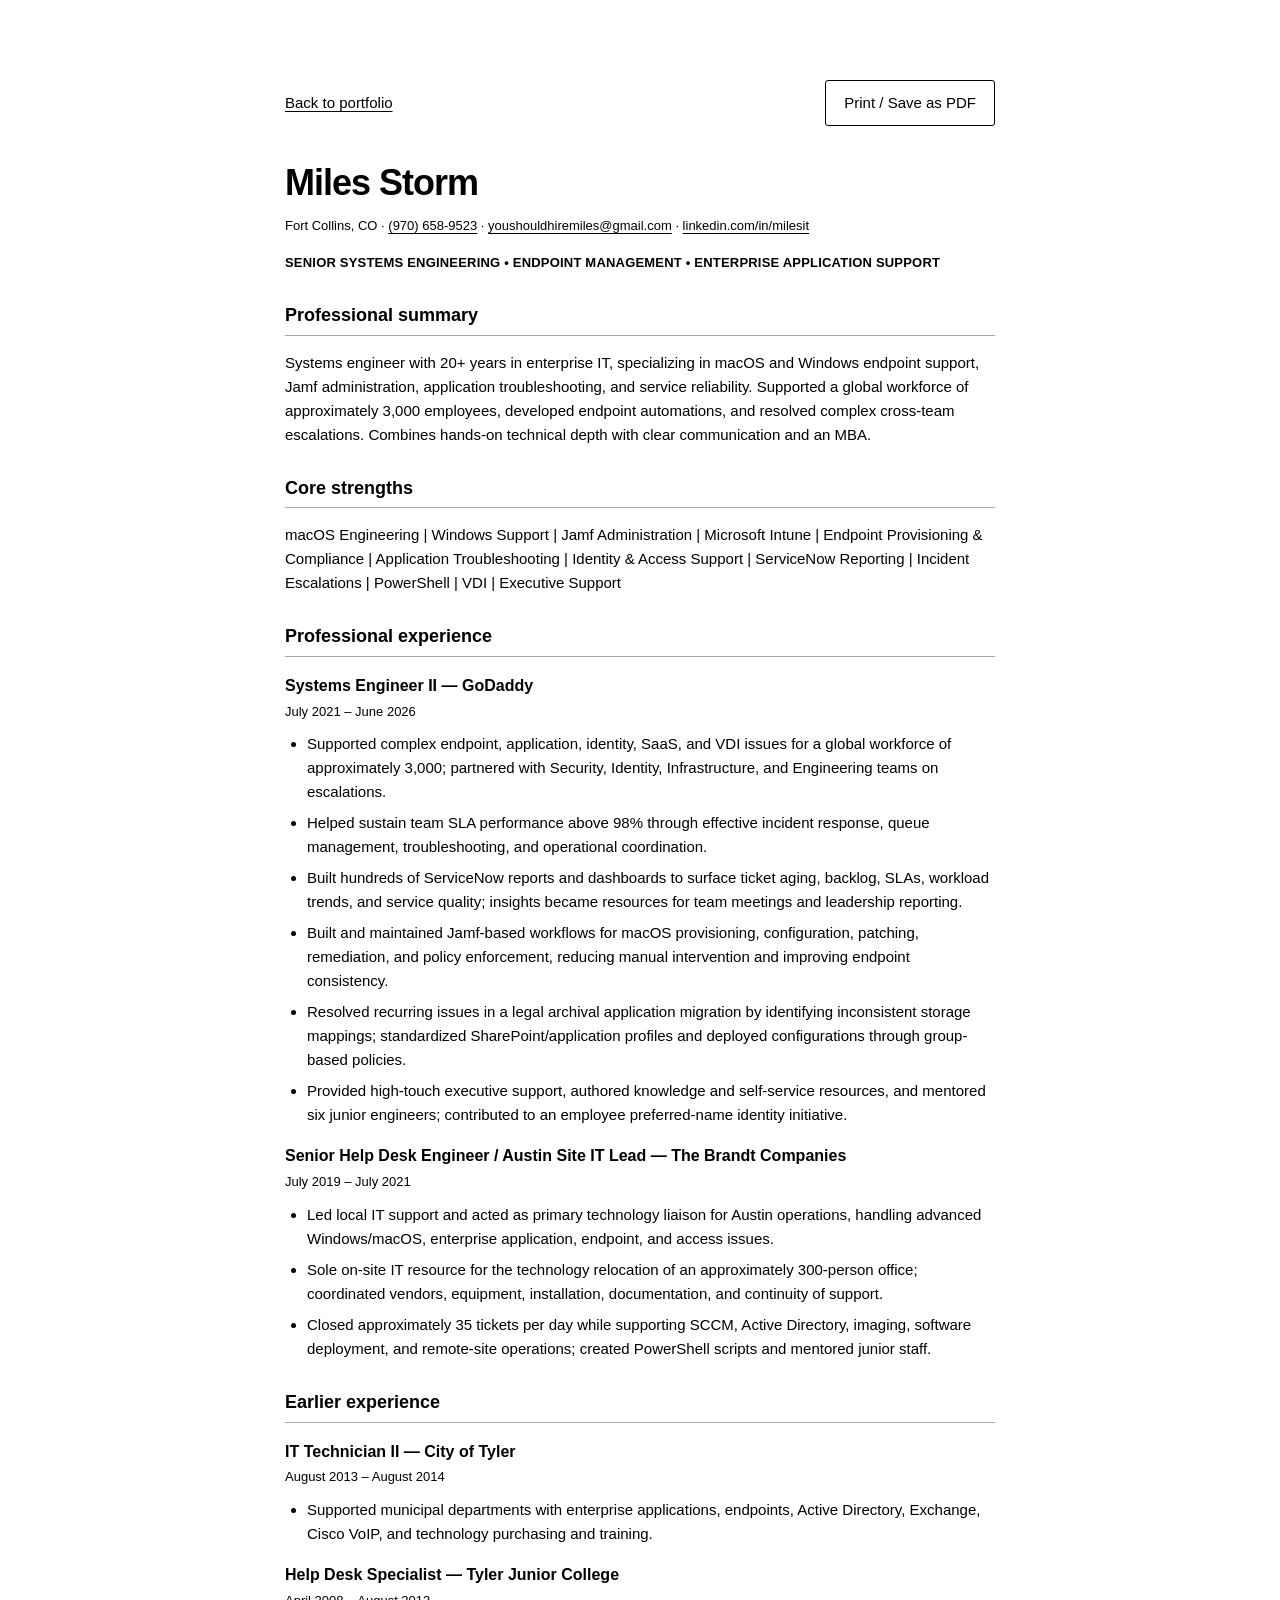
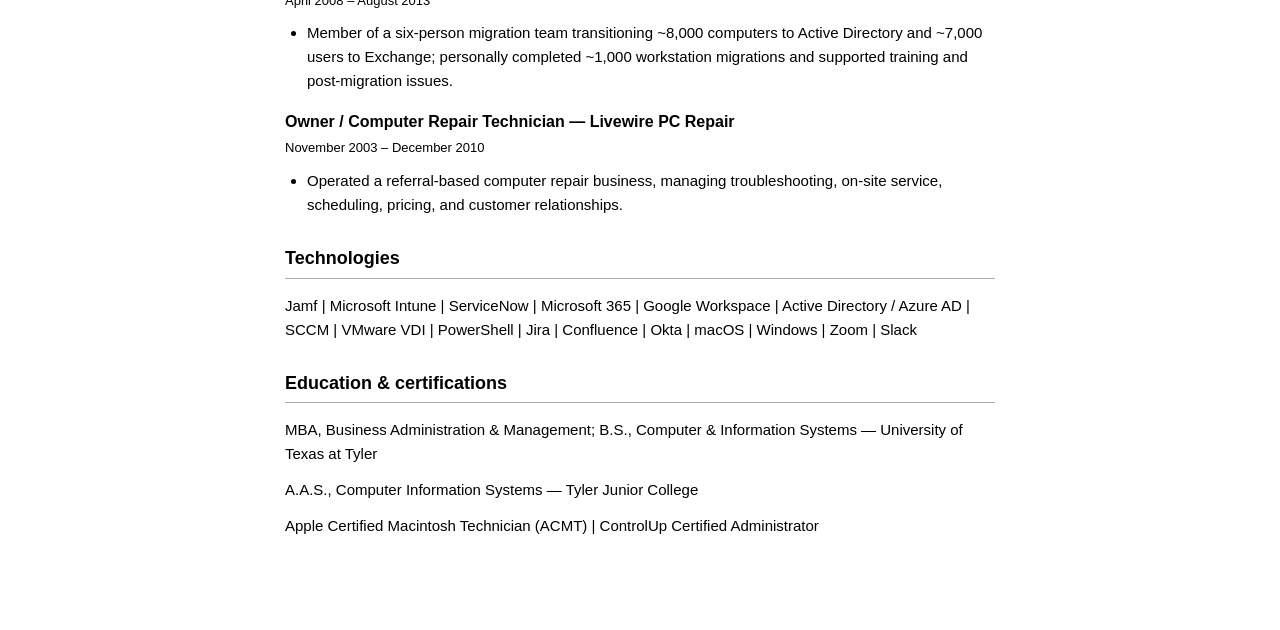
<file: resume.html>
<!doctype html><html lang="en"><head><meta charset="utf-8"><meta name="viewport" content="width=device-width,initial-scale=1"><title>Miles Storm | Résumé</title><style>
:root{color-scheme:light}
*{box-sizing:border-box}
body{font:15px/1.6 Helvetica,Arial,sans-serif;color:#000;background:#fff;margin:0}
main{max-width:800px;margin:35px auto;padding:45px;background:#fff}
h1{font-size:36px;letter-spacing:-1px;line-height:1.2;margin:0}
h2{font-size:18px;border-bottom:1px solid #aaa;padding-bottom:5px;margin-top:27px}
h3{font-size:16px;margin-bottom:0}
p{margin:5px 0 12px}
small,a{color:#000}
a{text-underline-offset:3px;overflow-wrap:anywhere}
button{font:inherit;padding:10px 18px;background:#fff;color:#000;border:1px solid #000;border-radius:3px;cursor:pointer}
button:hover{background:#f2f2f2}
a:focus-visible,button:focus-visible{outline:2px solid #000;outline-offset:4px}
.tools{display:flex;justify-content:space-between;align-items:center;gap:16px;margin-bottom:35px}
li{margin-bottom:7px}
@media(max-width:600px){main{margin:0;padding:25px}.tools{flex-wrap:wrap}}
@media print{@page{margin:16mm}body{font-size:10pt;color:#000;background:#fff}main{margin:0;padding:0;max-width:none}.tools{display:none}h2,h3{break-after:avoid}li{break-inside:avoid}a{color:#000;text-decoration:none}}

.resume-header{margin-bottom:24px}
.contact-details{font-size:13px;margin-top:12px}
.resume-focus{font-size:13px;font-weight:600;letter-spacing:.2px;margin-top:16px}
.role-heading{break-inside:avoid;break-after:avoid}
.role-dates{font-size:13px;margin:3px 0 10px}
ul{padding-left:22px;margin-top:6px}
@media print{.contact-details,.resume-focus,.role-dates{font-size:9pt}h1{font-size:25pt}h2{font-size:13pt}h3{font-size:11pt}.resume-header{margin-bottom:18px}}
</style></head><body><main><div class="tools"><a href="index.html">Back to portfolio</a><button onclick="window.print()">Print / Save as PDF</button></div><header class="resume-header"><h1>Miles Storm</h1><p class="contact-details">Fort Collins, CO · <a href="tel:+19706589523">(970) 658-9523</a> · <a href="mailto:youshouldhiremiles@gmail.com">youshouldhiremiles@gmail.com</a> · <a href="https://www.linkedin.com/in/milesit">linkedin.com/in/milesit</a></p><p class="resume-focus">SENIOR SYSTEMS ENGINEERING  •  ENDPOINT MANAGEMENT  •  ENTERPRISE APPLICATION SUPPORT</p></header><h2>Professional summary</h2><p>Systems engineer with 20+ years in enterprise IT, specializing in macOS and Windows endpoint support, Jamf administration, application troubleshooting, and service reliability. Supported a global workforce of approximately 3,000 employees, developed endpoint automations, and resolved complex cross-team escalations. Combines hands-on technical depth with clear communication and an MBA.</p><h2>Core strengths</h2><p>macOS Engineering  |  Windows Support  |  Jamf Administration  |  Microsoft Intune  |  Endpoint Provisioning &amp; Compliance  |  Application Troubleshooting  |  Identity &amp; Access Support  |  ServiceNow Reporting  |  Incident Escalations  |  PowerShell  |  VDI  |  Executive Support</p><h2>Professional experience</h2><div class="role-heading"><h3>Systems Engineer II — GoDaddy</h3><p class="role-dates">July 2021 – June 2026</p></div><ul><li>Supported complex endpoint, application, identity, SaaS, and VDI issues for a global workforce of approximately 3,000; partnered with Security, Identity, Infrastructure, and Engineering teams on escalations.</li><li>Helped sustain team SLA performance above 98% through effective incident response, queue management, troubleshooting, and operational coordination.</li><li>Built hundreds of ServiceNow reports and dashboards to surface ticket aging, backlog, SLAs, workload trends, and service quality; insights became resources for team meetings and leadership reporting.</li><li>Built and maintained Jamf-based workflows for macOS provisioning, configuration, patching, remediation, and policy enforcement, reducing manual intervention and improving endpoint consistency.</li><li>Resolved recurring issues in a legal archival application migration by identifying inconsistent storage mappings; standardized SharePoint/application profiles and deployed configurations through group-based policies.</li><li>Provided high-touch executive support, authored knowledge and self-service resources, and mentored six junior engineers; contributed to an employee preferred-name identity initiative.</li></ul><div class="role-heading"><h3>Senior Help Desk Engineer / Austin Site IT Lead — The Brandt Companies</h3><p class="role-dates">July 2019 – July 2021</p></div><ul><li>Led local IT support and acted as primary technology liaison for Austin operations, handling advanced Windows/macOS, enterprise application, endpoint, and access issues.</li><li>Sole on-site IT resource for the technology relocation of an approximately 300-person office; coordinated vendors, equipment, installation, documentation, and continuity of support.</li><li>Closed approximately 35 tickets per day while supporting SCCM, Active Directory, imaging, software deployment, and remote-site operations; created PowerShell scripts and mentored junior staff.</li></ul><h2>Earlier experience</h2><div class="role-heading"><h3>IT Technician II — City of Tyler</h3><p class="role-dates">August 2013 – August 2014</p></div><ul><li>Supported municipal departments with enterprise applications, endpoints, Active Directory, Exchange, Cisco VoIP, and technology purchasing and training.</li></ul><div class="role-heading"><h3>Help Desk Specialist — Tyler Junior College</h3><p class="role-dates">April 2008 – August 2013</p></div><ul><li>Member of a six-person migration team transitioning ~8,000 computers to Active Directory and ~7,000 users to Exchange; personally completed ~1,000 workstation migrations and supported training and post-migration issues.</li></ul><div class="role-heading"><h3>Owner / Computer Repair Technician — Livewire PC Repair</h3><p class="role-dates">November 2003 – December 2010</p></div><ul><li>Operated a referral-based computer repair business, managing troubleshooting, on-site service, scheduling, pricing, and customer relationships.</li></ul><h2>Technologies</h2><p>Jamf  |  Microsoft Intune  |  ServiceNow  |  Microsoft 365  |  Google Workspace  |  Active Directory / Azure AD  |  SCCM  |  VMware VDI  |  PowerShell  |  Jira  |  Confluence  |  Okta  |  macOS  |  Windows  |  Zoom  |  Slack</p><h2>Education &amp; certifications</h2><p>MBA, Business Administration &amp; Management; B.S., Computer &amp; Information Systems — University of Texas at Tyler</p><p>A.A.S., Computer Information Systems — Tyler Junior College</p><p>Apple Certified Macintosh Technician (ACMT)  |  ControlUp Certified Administrator</p></main></body></html>
</file>
<file: style.css>
:root{color-scheme:dark;--bg:#06151b;--paper:#0a2028;--ink:#f3efe3;--muted:#bbc8c8;--line:#76633e;--accent:#edc673;--edge:#bd9144;--glow:#e1b35422;--panel:linear-gradient(135deg,#102c35e8,#07171ff5);--serif:Georgia,'Times New Roman',serif;--sidebar:215px}*{box-sizing:border-box}html{scroll-behavior:smooth;scroll-padding-top:20px}body{margin:0;color:var(--ink);background:radial-gradient(ellipse at 80% 0,#12364588,transparent 60%),repeating-linear-gradient(135deg,#ffffff02 0 1px,transparent 1px 5px),var(--bg);font:15px/1.6 system-ui,-apple-system,BlinkMacSystemFont,'Segoe UI',sans-serif}a{color:inherit;text-underline-offset:5px}button{font:inherit;cursor:pointer}button,a,summary{-webkit-tap-highlight-color:transparent}a:focus-visible,button:focus-visible,summary:focus-visible{outline:3px solid var(--accent);outline-offset:4px}[hidden]{display:none!important}.mode-recruiter{display:none}html[data-mode=recruiter] .mode-character{display:none}html[data-mode=recruiter] .mode-recruiter{display:block}header{position:fixed;left:0;top:0;bottom:0;width:var(--sidebar);display:flex;flex-direction:column;border-right:2px solid var(--edge);background:radial-gradient(ellipse at 0 90%,#23526770,transparent 60%),linear-gradient(135deg,#0b2430,#030c13);z-index:5;overflow:auto}.brand{display:flex;flex-direction:column;align-items:center;gap:15px;padding:32px 10px;text-align:center;text-decoration:none;font-size:13px;letter-spacing:2px;font-family:var(--serif);color:var(--accent)}.brand small{display:block;font:9px/1.5 system-ui,sans-serif;letter-spacing:.5px;color:var(--muted);margin-top:5px}.seal{display:grid;place-items:center;width:86px;height:86px;border:1px solid var(--edge);outline:1px solid var(--line);outline-offset:5px;transform:rotate(-8deg);font:40px var(--serif);background:linear-gradient(145deg,#173948,#06131d);box-shadow:0 0 24px var(--glow)}nav{display:flex;flex-direction:column;padding-bottom:25px}nav a{display:flex;align-items:center;gap:12px;padding:15px 18px;text-decoration:none;border-bottom:1px solid #6f8d992a;font:15px/1.3 var(--serif)}nav a>span:first-child{color:var(--accent);font:23px/1 system-ui,sans-serif;width:24px;flex-shrink:0;text-align:center}nav a:hover,nav a[aria-current=location]{background:linear-gradient(90deg,#17607966,#08232a);box-shadow:inset 3px 0 var(--accent);color:var(--accent)}.menu{display:none}main,footer{margin-left:var(--sidebar)}main{padding:20px 28px 0;max-width:1700px}main>section{scroll-margin-top:20px}.hero{padding-bottom:22px}.mode-bar{display:flex;justify-content:space-between;align-items:center;gap:15px;margin-bottom:18px}.eyebrow{font-size:10px;font-weight:650;letter-spacing:1.3px;text-transform:uppercase;color:var(--accent);margin:0 0 10px}.mode-bar>.eyebrow{color:var(--muted);margin:0}.status{display:inline-block;width:5px;height:5px;border-radius:50%;background:var(--accent);margin-right:5px}.mode-controls{display:flex;gap:10px}.mode-controls button{background:linear-gradient(#153140,#030e16);border:1px solid var(--line);border-radius:24px;padding:9px 22px;color:var(--ink);box-shadow:0 3px 6px #0009;font:14px var(--serif)}.mode-controls button[aria-pressed=true]{color:var(--accent);border-color:var(--accent);background:linear-gradient(#116079,#06313b);box-shadow:inset 0 0 8px #43b8db44,0 3px 6px #0009}.hero-grid{display:grid;grid-template-columns:155px minmax(260px,1.3fr) minmax(250px,1fr);gap:23px;align-items:stretch}.identity-art{position:relative;min-height:230px;display:flex;flex-direction:column;justify-content:center;align-items:center;border:2px solid var(--edge);outline:1px solid var(--line);outline-offset:-7px;background:radial-gradient(circle at 50% 40%,#2e5261,#06131a 70%);box-shadow:0 4px 12px #000b;overflow:hidden}.identity-art:before,.identity-art:after{content:'';position:absolute;border:1px solid var(--line);width:120px;height:120px;transform:rotate(45deg);opacity:.55}.identity-art:after{transform:rotate(22.5deg);width:110px;height:110px}.identity-art>span:not(.identity-rune){font:56px var(--serif);z-index:1;text-shadow:0 3px 6px #000}.identity-rune{position:absolute;top:12px;font-size:25px;color:var(--accent)}.identity-art small{position:absolute;bottom:18px;font-size:7px;letter-spacing:1.2px;color:var(--accent)}.hero-copy{align-self:center}.hero-copy>.eyebrow{font:14px var(--serif);letter-spacing:.7px}h1{font:clamp(38px,4vw,63px)/1.05 var(--serif);letter-spacing:-1.5px;margin:6px 0 8px}h1 .mode-recruiter{white-space:normal}.role-title{font:19px/1.35 var(--serif);margin:0 0 15px}.intro{font:italic 16px/1.5 var(--serif);margin:0;color:#e1e6e1;max-width:500px}.actions{display:flex;flex-wrap:wrap;gap:15px;align-items:center;margin:18px 0 10px}.button{display:inline-flex;align-items:center;gap:18px;text-decoration:none;background:linear-gradient(#1b4550,#0d222c);border:1px solid var(--edge);padding:8px 13px;border-radius:3px;font-size:11px;color:var(--accent)}.text-link{font-size:11px;color:var(--accent)}.footnote{font-size:9px;color:var(--muted);margin:0}.sheet{border:1px solid var(--line);padding:15px 18px;background:var(--panel);position:relative}.sheet:before,.panel:before{content:'✧';position:absolute;top:-11px;left:14px;color:var(--accent);font:18px var(--serif);background:var(--bg);padding:0 5px}.sheet-top{display:flex;justify-content:space-between;color:var(--accent)}.sheet-top .eyebrow{font-size:8px}.profile-title{font:25px var(--serif);margin:3px 0 8px;color:var(--accent)}.class-title{font-size:10px;color:var(--muted);margin:0 0 10px}dl{margin:0}dl div{display:grid;grid-template-columns:70px 1fr;gap:8px;font-size:10px;padding:7px 0;border-top:1px solid #5d7c8833}dt{color:var(--accent)}dd{margin:0}.sheet-note{border-top:1px solid var(--line);padding-top:8px;margin-top:5px}.sheet-note>span{font-size:8px;letter-spacing:1px;color:var(--accent)}.sheet-note p{font:italic 13px var(--serif);margin:3px 0}.skill-strip{display:flex;flex-wrap:wrap;gap:12px 28px;justify-content:center;padding:12px;border-top:1px solid var(--line);border-bottom:1px solid var(--line);font-size:9px;color:var(--muted);letter-spacing:.4px;margin-bottom:25px}.overview{margin-bottom:32px}.overview-grid{display:grid;grid-template-columns:1fr 1.2fr;gap:18px;align-items:stretch}.panel{position:relative;border:1px solid var(--edge);background:var(--panel);box-shadow:0 4px 9px #0008;border-radius:8px;padding:17px 19px;overflow:visible}.panel h2{font:22px/1.2 var(--serif);color:var(--accent);margin:0 0 15px;display:flex;align-items:center;gap:10px;border-bottom:1px solid var(--line);padding:0 0 10px}.panel h2>span[aria-hidden]{font:25px system-ui}.panel-subtitle{font:14px var(--serif);margin:-7px 0 15px;color:var(--muted)}.ability-grid{display:grid;grid-template-columns:repeat(3,1fr);gap:13px}.ability-grid>div{position:relative;min-height:115px;padding:12px 5px;text-align:center;border:1px solid var(--edge);outline:1px solid #6f623a77;outline-offset:-5px;background:radial-gradient(ellipse at 50% 0,#21424b88,#071820);clip-path:polygon(10px 0,calc(100% - 10px) 0,100% 10px,100% calc(100% - 10px),calc(100% - 10px) 100%,10px 100%,0 calc(100% - 10px),0 10px)}.ability-grid small{font:bold 17px var(--serif);color:var(--accent);display:block}.ability-grid strong{font:20px var(--serif);display:block;margin:7px 0}.ability-grid span{display:block;font-size:9px;line-height:1.5;max-width:110px;margin:auto}.strengths{grid-row:span 2}.competency-grid{display:grid;grid-template-columns:repeat(3,1fr);gap:15px 12px;text-align:center;font-size:11px;line-height:1.4}.competency-grid>div>span{display:block;font:30px/1.2 var(--serif);color:var(--accent);margin-bottom:5px}.competency-grid small{font-size:10px;color:var(--muted)}.tool-tags{display:flex;flex-wrap:wrap;gap:6px;margin-top:18px;border-top:1px solid var(--line);padding-top:12px}.tool-tags span{font-size:9px;border:1px solid #6e8d9966;border-radius:5px;padding:3px 8px;background:linear-gradient(#26465855,#091923)}.backstory{background:radial-gradient(ellipse at 80% 0,#f5e2b4,#d6b77c);color:#241c12;border-color:#a27836}.backstory h2{color:#35230c;border-color:#a38247;margin-bottom:8px}.backstory p{font-size:12px;line-height:1.6;margin:0}.backstory:before{background:#dfc18a;color:#5b3d12}.achievements ul{padding-left:18px;margin:0;font-size:12px}.achievements li{padding-left:3px;margin:0 0 9px}.achievements li::marker{color:var(--accent);content:'✦  '}.opportunities>a{display:block;border:1px solid var(--line);padding:10px 13px;border-radius:5px;margin-bottom:8px;text-decoration:none;background:linear-gradient(110deg,#24424b66,#06131b)}.opportunities>a:last-child{margin:0}.opportunities strong{display:block;font:16px var(--serif);color:var(--accent)}.opportunities strong span{float:right}.opportunities small{font-size:10px;color:var(--muted)}main>section:not(.hero):not(.overview){border-top:1px solid var(--line);padding-top:35px;padding-bottom:35px}.section-heading{display:grid;grid-template-columns:1.3fr 1fr;gap:40px;align-items:end;margin-bottom:20px}h2{font:32px/1.2 var(--serif);color:var(--accent);margin:0 0 20px}h3{font:22px/1.3 var(--serif);margin:0 0 10px}.section-heading>p{font-size:12px;color:var(--muted)}em{color:var(--accent);font-weight:400}.projects{border:1px solid var(--line);background:var(--panel);padding:0 20px;border-radius:6px}details{border-bottom:1px solid var(--line)}details:last-child{border:0}summary{display:flex;align-items:center;gap:22px;cursor:pointer;list-style:none;padding:20px 0}summary::-webkit-details-marker{display:none}.number{font:italic 23px var(--serif);color:var(--accent)}summary small{font-size:8px;text-transform:uppercase;letter-spacing:1px;color:var(--accent)}summary h3{font-size:21px;margin:5px 0 0}.plus{margin-left:auto;color:var(--accent);font-size:24px}details[open] .plus{transform:rotate(45deg)}.detail{padding:0 40px 20px;max-width:850px;font-size:13px;color:var(--muted)}.detail p{margin:0 0 10px}.detail .tags{color:var(--accent);font-size:10px;margin-bottom:0}.skill-grid{display:grid;grid-template-columns:repeat(3,1fr);gap:25px}.skill-grid article{border:1px solid var(--line);background:var(--panel);padding:20px;border-radius:6px}.skill-grid h3{font-size:21px}.skill-grid p{font-size:12px;color:var(--muted);margin:0}.icon{display:block;font:30px var(--serif);color:var(--accent);margin-bottom:15px}.experience{display:grid;grid-template-columns:1fr 1fr;gap:40px;margin-top:25px;border:1px solid var(--line);background:var(--panel);padding:24px;scroll-margin-top:20px}.experience p{font-size:12px;color:var(--muted);margin:0 0 12px}.experience h3{font-size:23px}.about{display:grid;grid-template-columns:1fr 1.4fr;gap:50px}.about p{font-size:13px;color:var(--muted)}.about .pullquote{font:italic 24px var(--serif);color:var(--accent);margin:20px 0 0}.adventure{background:radial-gradient(ellipse at 0 0,#1b3d45,#081b24);padding-left:24px;padding-right:24px;border:1px solid var(--line);margin-bottom:30px}.adventure h2{font-size:28px}.adventure>p{font-size:13px}.choices{display:flex;flex-wrap:wrap;gap:10px;margin:20px 0}.choices button{color:var(--ink);border:1px solid var(--edge);border-radius:3px;background:linear-gradient(#1c3c47,#071923);padding:10px 14px;font-size:11px}.choices button[aria-pressed=true]{background:var(--accent);color:var(--bg)}#quest-result{font-size:12px;min-height:40px;margin-bottom:0;max-width:750px;color:var(--muted)}.contact{text-align:center}.contact p{font-size:13px;color:var(--muted)}.email{font:clamp(17px,2.5vw,27px) var(--serif);color:var(--accent);display:inline-block;margin:8px 0 12px;overflow-wrap:anywhere}.phone-label{font-size:10px;margin-left:10px}.contact .references{font-size:10px;margin:25px 0 0}footer{padding:20px 28px;display:flex;justify-content:space-between;gap:20px;border-top:1px solid var(--line);font-size:9px;color:var(--muted)}.skip{position:fixed;left:10px;top:-100px;background:var(--paper);padding:10px;z-index:10}.skip:focus{top:10px}.sr-only{position:absolute;width:1px;height:1px;overflow:hidden;clip:rect(0,0,0,0);white-space:nowrap;padding:0}
html[data-mode=recruiter]{--bg:#06131f;--paper:#0b2030;--ink:#f0f6fa;--muted:#b8cedb;--line:#426d83;--accent:#7bdcfb;--edge:#529bbd;--glow:#00bfff33;--panel:linear-gradient(135deg,#163d54e0,#061520f5);--serif:system-ui,-apple-system,BlinkMacSystemFont,'Segoe UI',sans-serif}html[data-mode=recruiter] header{border-right-color:#267da5}html[data-mode=recruiter] .panel{border-color:#4b829b}html[data-mode=recruiter] .panel:before,html[data-mode=recruiter] .sheet:before{display:none}html[data-mode=recruiter] .panel h2{font-size:18px;font-weight:650;background:linear-gradient(125deg,transparent 75%,#00619366 75%,#00619366 84%,transparent 84%,transparent 88%,#00aeef77 88%,transparent 94%)}html[data-mode=recruiter] .ability-grid{grid-template-columns:repeat(2,1fr);gap:10px}html[data-mode=recruiter] .ability-grid>div{min-height:75px;clip-path:none;border-radius:6px;outline:0;background:linear-gradient(135deg,#244e68,#0b2638);text-align:left;padding:11px 13px}html[data-mode=recruiter] .ability-grid small{display:none}html[data-mode=recruiter] .ability-grid strong{font-size:14px;margin:0 0 3px}html[data-mode=recruiter] .ability-grid span{max-width:none;font-size:10px;margin:0}html[data-mode=recruiter] .backstory{background:var(--panel);color:var(--ink);border-color:var(--edge)}html[data-mode=recruiter] .backstory h2{color:var(--accent);border-color:var(--line)}html[data-mode=recruiter] h1{font-family:Georgia,serif}html[data-mode=recruiter] .role-title{font-size:16px}html[data-mode=recruiter] .intro{font:italic 15px/1.5 Georgia,serif}html[data-mode=recruiter] .opportunities strong{font-size:14px}html[data-mode=recruiter] nav a{font-size:13px}html[data-mode=recruiter] h2{font-size:27px}html[data-mode=recruiter] h3{font-size:19px}
@media(min-width:1500px){:root{--sidebar:235px}.hero-grid{grid-template-columns:185px minmax(330px,1.3fr) minmax(290px,1fr)}.identity-art{min-height:260px}.panel{padding:20px 24px}.ability-grid>div{min-height:140px}.ability-grid strong{font-size:24px}.competency-grid{font-size:13px}.backstory p,.achievements ul{font-size:14px}}
@media(max-width:1150px){:root{--sidebar:185px}main{padding:18px 20px 0}.brand{font-size:12px}nav a{padding:14px 12px;font-size:13px;gap:9px}.hero-grid{grid-template-columns:125px 1fr;gap:20px}.identity-art{min-height:220px}.sheet{grid-column:1/-1;display:grid;grid-template-columns:1fr 1.5fr;gap:0 25px}.sheet-top{grid-column:1}.profile-title{grid-column:1}.class-title{grid-column:1}dl{grid-column:2;grid-row:1/5}.sheet-note{grid-column:1;border-top:0;margin:0}.sheet-note p{font-size:12px}.panel h2{font-size:19px}.ability-grid strong{font-size:17px}.ability-grid{gap:9px}.panel{padding:15px}.competency-grid{font-size:10px;gap:12px 7px}.tool-tags span{font-size:8px}.overview-grid{gap:15px}.role-title{font-size:18px}}
@media(max-width:850px){:root{--sidebar:165px}nav a{font-size:12px;gap:7px}nav a>span:first-child{font-size:20px;width:20px}.brand{font-size:11px}.brand small{font-size:8px}.mode-bar{flex-direction:column;align-items:flex-start;gap:12px}.mode-controls button{padding:8px 18px}.overview-grid{grid-template-columns:1fr}.strengths{grid-row:auto}.ability-grid{grid-template-columns:repeat(3,1fr)}.ability-grid>div{min-height:110px}.ability-grid strong{font-size:21px}.competency-grid{grid-template-columns:repeat(3,1fr);font-size:12px}.section-heading{grid-template-columns:1fr;gap:0}.skill-grid{grid-template-columns:1fr;gap:15px}.icon{float:left;margin-right:15px;margin-bottom:5px}.skill-grid h3{font-size:20px}.experience,.about{grid-template-columns:1fr;gap:20px}.experience h3{font-size:21px}.hero-grid{grid-template-columns:105px 1fr;gap:17px}.identity-art{min-height:215px}.identity-art>span:not(.identity-rune){font-size:43px}.identity-art small{font-size:5px}.hero h1{font-size:42px}.hero-copy>.eyebrow{font-size:11px}.role-title{font-size:15px}.intro{font-size:14px}.actions{gap:10px}.button{font-size:10px}.footnote{font-size:8px}.sheet{padding:15px}.profile-title{font-size:22px}.sheet-note p{font-size:11px}html[data-mode=recruiter] .role-title{font-size:14px}html[data-mode=recruiter] .intro{font-size:13px}}
@media(max-width:620px){header{position:relative;width:auto;height:auto;border-right:0;border-bottom:1px solid var(--edge);display:flex;flex-direction:row;flex-wrap:wrap;align-items:center;justify-content:space-between;overflow:visible;padding:15px 20px}.brand{flex-direction:row;text-align:left;gap:14px;padding:0;font-size:13px}.brand small{font-size:8px}.seal{width:39px;height:39px;font-size:22px;outline-offset:3px}.menu{display:block;border:1px solid var(--line);padding:7px 12px;background:var(--panel);color:var(--accent);font-size:12px}nav{width:100%;padding:15px 0 0;display:grid;grid-template-columns:1fr 1fr}nav a{padding:12px 8px;font-size:13px}main,footer{margin-left:0}main{padding:20px 16px 0}.hero-grid{grid-template-columns:90px 1fr;gap:18px}.hero h1{font-size:39px;letter-spacing:-1px}.identity-art{min-height:220px}.hero-copy>.eyebrow{font-size:10px}.intro{font-size:13px}.role-title{font-size:15px}.sheet{grid-template-columns:1fr;gap:0}.sheet-top,.profile-title,.class-title,dl,.sheet-note{grid-column:auto;grid-row:auto}.sheet-note{border-top:1px solid var(--line);margin-top:5px;padding-top:10px}dl div{grid-template-columns:100px 1fr;font-size:11px}.mode-bar{gap:16px}.mode-controls{width:100%}.mode-controls button{flex:1;font-size:13px}.skill-strip{gap:8px 18px;margin-bottom:24px;font-size:8px}.ability-grid{gap:10px}.ability-grid strong{font-size:18px}.ability-grid>div{min-height:110px;padding:12px 5px}.ability-grid span{font-size:8px}.panel h2{font-size:21px}.panel-subtitle{font-size:12px}.competency-grid{font-size:11px}.backstory p,.achievements ul{font-size:12px}.opportunities strong{font-size:16px}.section-heading h2,h2{font-size:28px}.section-heading{gap:0}.section-heading>p{margin-bottom:0}.projects{padding:0 13px}summary{gap:12px}summary h3{font-size:19px}.detail{padding:0 15px 20px;font-size:12px}.experience{padding:18px}.choices{flex-direction:column}.choices button{text-align:left}.contact h2{font-size:29px}.email{font-size:20px}footer{padding:20px 16px;flex-direction:column;gap:10px}.adventure{padding-left:18px;padding-right:18px}.about{gap:0}html[data-mode=recruiter] .panel h2{font-size:18px}}
@media(max-width:370px){.hero-grid{grid-template-columns:1fr}.identity-art{min-height:130px;max-width:160px;width:100%;justify-self:center}.identity-art small{font-size:6px}.hero-copy{text-align:center}.hero-copy .actions{justify-content:center}.ability-grid{grid-template-columns:repeat(2,1fr)}.email{font-size:17px}nav{grid-template-columns:1fr}}
@media(prefers-reduced-motion:reduce){html{scroll-behavior:auto}*{transition:none!important}}
@media print{:root{--bg:white;--paper:white;--ink:black;--muted:#333;--accent:#333;--line:#aaa;--edge:#aaa;--panel:white}html{color-scheme:light}body{background:white;font-size:10pt}header,footer,.mode-controls,.adventure,.actions,.identity-art,.skill-strip{display:none!important}main{margin:0;padding:0}.hero-grid{grid-template-columns:1fr 1fr}.panel,.sheet,.projects,.skill-grid article,.experience{background:white;box-shadow:none}.backstory{background:white;color:black}.backstory h2{color:black}.panel:before,.sheet:before{display:none}.ability-grid>div,.opportunities>a,.tool-tags span{background:white;clip-path:none}.intro{color:black}.overview-grid{gap:12px}.panel{break-inside:avoid}h2,h3{break-after:avoid}.detail{display:block!important}main>section{padding-top:20px!important;padding-bottom:20px!important}.strengths{grid-row:auto}.overview-grid{grid-template-columns:1fr 1fr}a{text-decoration:none}}

/* Supplied headshot; the frame follows the selected view's accent color. */
.identity-art.portrait{min-height:0;aspect-ratio:3/4;align-self:start;width:100%;outline-offset:-6px}
.identity-art.portrait:before,.identity-art.portrait:after{display:none}
.identity-art.portrait img{position:absolute;inset:0;display:block;width:100%;height:100%;object-fit:cover;object-position:50% 30%}
.identity-art.portrait{outline:0}
.identity-art.portrait:after{display:block;content:'';position:absolute;inset:5px;width:auto;height:auto;border:1px solid var(--edge);transform:none;opacity:.8;pointer-events:none}
@media(max-width:620px){.hero-grid{grid-template-columns:105px minmax(0,1fr)}}
@media(max-width:370px){.hero-grid{grid-template-columns:1fr}.identity-art.portrait{max-width:160px}}

/* Artwork palette: teal workspaces, charcoal shadows, amber lamplight. */
@media screen{
:root{--bg:#10191b;--paper:#172629;--ink:#f1eee5;--muted:#b7c6c4;--line:#3a4c4c;--accent:#e8b777;--edge:#9a7954;--glow:#d3924220;--panel:linear-gradient(135deg,#1a3032f2,#142022f7);--teal:#78c9c5;--amber:#e8b777}
html[data-mode=recruiter]{--bg:#101b1d;--paper:#172a2c;--ink:#eff3ed;--muted:#b7c8c6;--line:#375454;--accent:#83d1cc;--edge:#4b8c89;--glow:#4abbb322;--panel:linear-gradient(135deg,#1b3336f2,#142326f7);--teal:#83d1cc;--amber:#e8b777}
body{background:radial-gradient(ellipse at 95% 0,#9d63331c,transparent 38%),radial-gradient(ellipse at 0 45%,#2a868223,transparent 55%),var(--bg)}
header,html[data-mode=recruiter] header{background:radial-gradient(ellipse at 0 0,#1b53524d,transparent 60%),linear-gradient(165deg,#152529,#101719);border-right:1px solid var(--line)}
.brand{padding-top:35px;padding-bottom:35px}.seal{background:linear-gradient(145deg,#264645,#172224);box-shadow:0 0 24px var(--glow);border-color:var(--edge);color:var(--accent)}
nav a{border-bottom-color:#53686533;color:var(--muted)}
nav a:hover,nav a[aria-current=location]{background:linear-gradient(90deg,#38827c33,transparent);color:var(--ink);box-shadow:inset 3px 0 var(--accent)}
nav a>span:first-child{color:var(--accent)}
main{padding-top:25px}.mode-bar{margin-bottom:22px}.mode-controls{background:#0e181acc;border:1px solid var(--line);border-radius:30px;padding:4px;gap:3px}
.mode-controls button{font:12px/1.5 system-ui,sans-serif;border:0;box-shadow:none;background:transparent;color:var(--muted);padding:7px 20px}
.mode-controls button[aria-pressed=true]{background:#305453;color:var(--ink);box-shadow:0 2px 6px #0004;border-color:transparent}
html[data-mode=character] .mode-controls button[aria-pressed=true]{background:#6c5032;color:#fff3df}
.hero{padding-bottom:26px}.hero-grid{padding:26px;border:1px solid var(--line);background:var(--panel);border-radius:0 0 10px 10px;gap:24px;border-top:0;position:relative}
.hero-copy>.eyebrow{font:10px/1.6 system-ui,sans-serif;letter-spacing:1.4px;color:var(--accent)}
h1{font-size:clamp(37px,4vw,62px);color:var(--ink);margin-top:8px}.role-title{color:var(--ink)}.intro,html[data-mode=recruiter] .intro{color:var(--muted)}
.identity-art.portrait{border-color:var(--edge);box-shadow:0 7px 20px #0005;border-radius:4px}.identity-art.portrait:after{border-color:var(--edge);opacity:.6}
.sheet{background:linear-gradient(145deg,#27373577,#111c1f);border-color:var(--line);border-radius:6px}.sheet:before{display:none}.profile-title{font-size:23px}.sheet-top{color:var(--accent)}dl div{border-top-color:var(--line)}.sheet-note{border-color:var(--line)}
.button{background:linear-gradient(135deg,#82603b,#654a2e);border:1px solid #c99a61;color:#fff3df;box-shadow:0 2px 6px #0003;border-radius:5px;padding:9px 14px}
html[data-mode=recruiter] .button{background:linear-gradient(135deg,#326761,#254d4b);color:#eef9f4;border-color:#62a7a1}
.text-link,.email{color:var(--accent)}.footnote{color:var(--muted)}
.skill-strip{background:#13262866;border-color:var(--line);border-radius:5px;padding:13px 10px;color:var(--muted)}
.overview-grid{gap:20px}.panel,html[data-mode=recruiter] .panel{border-color:var(--line);box-shadow:0 4px 14px #0003;background:var(--panel);border-radius:8px;padding:20px}
.panel:before{display:none}.panel h2,html[data-mode=recruiter] .panel h2{border-color:var(--line);background:none;color:var(--accent);padding-bottom:12px}
.panel-subtitle{color:var(--muted)}.ability-grid>div{background:radial-gradient(ellipse at 50% 0,#31504b80,#152527);border-color:var(--edge);outline-color:#9a795444;box-shadow:none}
.ability-grid small{color:var(--accent)}.ability-grid strong{color:var(--ink)}.ability-grid span{color:var(--muted)}
html[data-mode=recruiter] .ability-grid>div{background:linear-gradient(135deg,#2a4545,#1b3032);border-color:#456763}
.competency-grid>div>span{color:var(--accent)}.competency-grid small{color:var(--muted)}.tool-tags{border-color:var(--line)}.tool-tags span{background:#0e1f2188;border:1px solid var(--line);color:var(--muted);border-radius:4px;padding:4px 8px}
.backstory{background:linear-gradient(125deg,#bd9d70,#ddc39a);color:#29241d;border-color:#c5a16b}
.backstory h2{color:#3d3020;border-color:#967950}.backstory p{color:#29241d}
html[data-mode=recruiter] .backstory{background:linear-gradient(135deg,#29413c,#1a2f2f);border-color:#47645c;color:var(--ink)}html[data-mode=recruiter] .backstory h2{color:var(--amber);border-color:#47645c}html[data-mode=recruiter] .backstory p{color:#d2dcd3}
.achievements li::marker{color:var(--accent)}.opportunities>a{background:linear-gradient(110deg,#2b444166,#142326);border-color:var(--line);border-radius:5px;padding:12px 14px}.opportunities>a:hover{border-color:var(--edge);background:#28413e}.opportunities strong{color:var(--ink)}.opportunities strong span{color:var(--accent)}
.projects,.skill-grid article,.experience{border-color:var(--line);background:var(--panel);box-shadow:0 3px 12px #0002;border-radius:7px}details{border-color:var(--line)}summary h3{color:var(--ink)}summary:hover h3{color:var(--accent)}.detail{color:var(--muted)}
.adventure{background:radial-gradient(ellipse at 0 0,#324136,#172628);border-color:var(--line);border-radius:7px}.choices button{background:linear-gradient(#2c413b,#1a2d2b);border-color:var(--edge);color:var(--ink)}.choices button[aria-pressed=true]{background:var(--amber);color:#20221b}
.contact{background:radial-gradient(ellipse at 50% 100%,#a6743520,transparent 75%)}.contact h2 em{color:var(--amber)}footer{border-color:var(--line)}
.technology-banner{margin:0;border:1px solid var(--line);background:#101b1d;border-radius:10px 10px 0 0;overflow:hidden;position:relative}
.banner-image-link{display:block;line-height:0}.banner-image-link:focus-visible{outline-offset:-5px}
.technology-banner img{display:block;width:100%;height:auto;aspect-ratio:2172/488}
.technology-banner figcaption{background:linear-gradient(110deg,#173739,#272a22);border-top:1px solid #4c635e;padding:18px 24px;text-align:center}
.banner-kicker{display:block;font:8px/1.6 system-ui,sans-serif;letter-spacing:2px;color:var(--teal);margin:0 0 7px}
.technology-banner blockquote{font:italic 20px/1.5 Georgia,serif;color:#f1ddba;margin:0}
.technology-banner figcaption p{font-size:9px;line-height:1.7;color:var(--muted);margin:8px 0 0}.technology-banner figcaption a{white-space:nowrap}
@media(max-width:1150px){.hero-grid{padding:20px;gap:20px}.sheet{background:#13242688}}
@media(max-width:850px){.hero-grid{padding:18px;gap:18px}.panel,html[data-mode=recruiter] .panel{padding:18px}.mode-controls{align-self:flex-start}}
@media(max-width:620px){header{padding:15px 20px}.brand{padding:0}main{padding:18px 14px 0}.hero-grid{padding:18px 14px;gap:18px}.hero h1{font-size:37px}.mode-controls{width:100%;align-self:auto}.mode-controls button{padding:7px 14px}.mode-bar>.eyebrow{font-size:9px}.technology-banner figcaption{padding:15px 14px}.technology-banner blockquote{font-size:16px}.banner-kicker{font-size:7px;letter-spacing:1.3px}.technology-banner figcaption p{font-size:8px}.panel,html[data-mode=recruiter] .panel{padding:17px}.hero-copy>.eyebrow{font-size:8px;letter-spacing:1px}.role-title{font-size:14px}}
}
@media print{.technology-banner{margin:0 0 20px;break-inside:avoid}.technology-banner img{display:block;width:100%;height:auto}.technology-banner figcaption{text-align:center;padding:10px}.technology-banner blockquote{margin:0;font:italic 12pt Georgia,serif}.technology-banner figcaption p{font-size:8pt}.banner-kicker{display:none}}

/* RPG character-sheet layout with the restored artwork palette. */
@media screen{





html[data-mode=character] .hero{display:flex;flex-direction:column;padding-bottom:20px}
html[data-mode=character] .mode-bar{order:0;border-bottom:3px double var(--edge);padding-bottom:15px;margin-bottom:18px}
html[data-mode=character] .mode-bar>.eyebrow{color:var(--ink);font-size:9px;letter-spacing:1.3px}
html[data-mode=character] .mode-controls{background:#0e181acc;border-color:var(--line);box-shadow:none}
html[data-mode=character] .mode-controls button{color:var(--muted)}html[data-mode=character] .mode-controls button[aria-pressed=true]{background:#6c5032;color:#fff3df;border-radius:20px;box-shadow:0 1px 4px #0003}
html[data-mode=character] .hero-grid{order:2;background:var(--panel);border:1px solid var(--line);border-top:0;border-radius:0 0 10px 10px;padding:24px;grid-template-columns:135px minmax(0,1.5fr) minmax(210px,1fr);gap:22px;align-items:start}
html[data-mode=character] .identity-art.portrait{border:2px solid var(--edge);box-shadow:3px 3px 0 var(--edge);border-radius:0}
html[data-mode=character] .identity-art.portrait:after{border-color:var(--edge);inset:4px}
html[data-mode=character] .hero-copy>.eyebrow{font:bold 9px/1.5 system-ui,sans-serif;letter-spacing:1.5px;color:var(--muted);margin-bottom:5px}
html[data-mode=character] h1{font:small-caps 48px/1.08 Georgia,serif;color:var(--ink);border-bottom:2px solid var(--edge);padding-bottom:5px;margin-top:0;margin-bottom:8px;letter-spacing:-1px}
html[data-mode=character] .role-title{font:small-caps 16px/1.4 Georgia,serif;letter-spacing:.4px;color:var(--ink);margin-bottom:10px}
html[data-mode=character] .intro{font:italic 13px/1.5 Georgia,serif;color:var(--muted)}
html[data-mode=character] .actions{margin:12px 0;gap:15px}html[data-mode=character] .button{background:#82603b;border-color:#c99a61;color:#fff3df;font-size:10px;border-radius:0;padding:7px 11px;box-shadow:none}
html[data-mode=character] .text-link{color:var(--accent)}html[data-mode=character] .footnote{font-size:8px;color:var(--muted)}
html[data-mode=character] .record-fields{display:grid;grid-template-columns:1fr 1fr;gap:10px 15px;margin:15px 0 0}
html[data-mode=character] .record-fields>div{display:flex;flex-direction:column-reverse;gap:3px;padding:0;border:0}
html[data-mode=character] .record-fields dt{font:bold 7px/1.5 system-ui,sans-serif;letter-spacing:1px;text-transform:uppercase;color:var(--muted)}
html[data-mode=character] .record-fields dd{font:12px/1.4 Georgia,serif;text-align:left;margin:0;padding-bottom:4px;border-bottom:1px solid var(--line);color:var(--ink)}
html[data-mode=character] .sheet{padding:12px;background:#17292b;border:1px solid var(--line);outline:1px solid var(--edge);outline-offset:-5px;border-radius:0;display:block}
html[data-mode=character] .sheet-top .eyebrow{font-size:7px;color:var(--muted)}html[data-mode=character] .sheet-top>span:last-child{color:var(--accent)}
html[data-mode=character] .profile-title{font:small-caps 22px Georgia,serif;color:var(--accent);border-bottom:1px solid var(--line);padding-bottom:7px;margin-bottom:7px}
html[data-mode=character] .class-title{color:var(--muted);font-size:9px}
html[data-mode=character] .sheet dl>div{grid-template-columns:65px minmax(0,1fr);font-size:9px;border-color:var(--line);gap:6px;padding:6px 0}html[data-mode=character] .sheet dt{color:var(--muted);font-weight:650}html[data-mode=character] .sheet dd{color:var(--ink)}
html[data-mode=character] .sheet-note{border-color:var(--line)}html[data-mode=character] .sheet-note>span{font-size:7px;color:var(--muted)}html[data-mode=character] .sheet-note p{font:italic 12px/1.4 Georgia,serif;color:var(--ink)}




html[data-mode=character] .skill-strip{background:#17292b;border-top:3px double var(--line);border-bottom:3px double var(--line);color:var(--ink);border-radius:0;font-size:8px;letter-spacing:.5px;padding:9px;margin-bottom:20px}
html[data-mode=character] .overview-grid{grid-template-columns:minmax(240px,.85fr) minmax(0,1.15fr);gap:17px}
html[data-mode=character] .panel{border:1px solid var(--line);outline:1px solid var(--line);outline-offset:-4px;border-radius:0;background:#1a3032;box-shadow:none;padding:12px 14px}
html[data-mode=character] .panel h2{font:small-caps bold 20px/1.2 Georgia,serif;letter-spacing:.5px;display:flex;gap:8px;align-items:center;margin:-12px -14px 12px;padding:9px 14px;background:#304b46;color:#f1eee5;border:0;border-radius:0}
html[data-mode=character] .panel h2>span[aria-hidden]{font-size:18px}
html[data-mode=character] .panel-subtitle{font:7px/1.5 system-ui,sans-serif;letter-spacing:1px;text-transform:uppercase;color:var(--muted);margin:0 0 9px}
html[data-mode=character] .strengths{grid-row:span 2}
html[data-mode=character] .ability-grid{grid-template-columns:1fr;gap:7px}
html[data-mode=character] .ability-grid>div{display:grid;grid-template-columns:46px minmax(65px,1fr) minmax(0,1fr);gap:8px;align-items:stretch;text-align:left;min-height:44px;padding:0;background:transparent;border:0;outline:0;clip-path:none}
html[data-mode=character] .ability-grid small{display:grid;place-items:center;font:bold 16px Georgia,serif;color:#f1eee5;background:#304b46;border:1px solid #304b46}
html[data-mode=character] .ability-grid strong{display:flex;align-items:center;font:15px/1.3 Georgia,serif;color:var(--ink);border:1px solid var(--line);background:#17292b;padding:6px;margin:0;overflow-wrap:anywhere}
html[data-mode=character] .ability-grid>div>span{display:flex;align-items:center;font:9px/1.35 system-ui,sans-serif;color:var(--muted);padding:6px 0;border-bottom:1px solid var(--line);max-width:none;margin:0}
html[data-mode=character] .ability-grid small .mode-character{display:block}
html[data-mode=character] .competency-grid{grid-template-columns:1fr 1fr;text-align:left;gap:0 17px}
html[data-mode=character] .competency-grid>div{position:relative;padding:9px 4px 9px 17px;border-bottom:1px solid var(--line);font:11px/1.4 Georgia,serif;color:var(--ink)}
html[data-mode=character] .competency-grid>div:before{content:'◆';position:absolute;left:0;top:9px;font:9px/1.4 Georgia,serif;color:var(--accent)}
html[data-mode=character] .competency-grid>div>span{display:none}html[data-mode=character] .competency-grid small{font:8px/1.5 system-ui,sans-serif;color:var(--muted)}
html[data-mode=character] .tool-tags{border:0;padding-top:8px;margin-top:7px;gap:5px}
html[data-mode=character] .tool-tags span{background:#17292b;border-color:var(--line);color:var(--muted);border-radius:0;font-size:8px;padding:3px 6px}
html[data-mode=character] .backstory{background:#17292b;border-color:var(--line);color:var(--ink)}
html[data-mode=character] .backstory p{font:12px/1.65 Georgia,serif;color:var(--ink)}html[data-mode=character] .backstory p:last-child{margin-bottom:0}
html[data-mode=character] .achievements li{font:12px/1.6 Georgia,serif;color:var(--ink);padding-bottom:7px;border-bottom:1px solid var(--line)}html[data-mode=character] .achievements li:last-child{border-bottom:0}
html[data-mode=character] .achievements li::marker{color:var(--accent);content:'◆  '}
html[data-mode=character] .opportunities>a{border:0;border-bottom:1px solid var(--line);border-radius:0;background:transparent;padding:10px 0;margin:0}
html[data-mode=character] .opportunities>a:last-child{border:0}html[data-mode=character] .opportunities>a:hover{background:#17292b}
html[data-mode=character] .opportunities strong{font:15px Georgia,serif;color:var(--ink)}html[data-mode=character] .opportunities small{font-size:9px;color:var(--muted)}
html[data-mode=character] h2{color:var(--ink);font-variant:small-caps}html[data-mode=character] em{color:var(--accent)}
html[data-mode=character] main>section:not(.hero):not(.overview){border-top:3px double var(--line);padding-top:28px;padding-bottom:28px}
html[data-mode=character] .projects{border:1px solid var(--line);background:#1a3032;border-radius:0;box-shadow:none}
html[data-mode=character] details{border-color:var(--line)}html[data-mode=character] summary h3{color:var(--ink);font:20px/1.3 Georgia,serif}html[data-mode=character] summary small{color:var(--muted)}
html[data-mode=character] .detail{color:var(--muted);font:13px/1.7 Georgia,serif}html[data-mode=character] .detail .tags{color:var(--accent)}
html[data-mode=character] .skill-grid{gap:15px}html[data-mode=character] .skill-grid article{border:1px solid var(--line);border-radius:0;background:#17292b;box-shadow:none;padding:16px}
html[data-mode=character] .skill-grid h3{font:small-caps 20px/1.3 Georgia,serif;color:var(--ink)}html[data-mode=character] .skill-grid p{font:12px/1.7 Georgia,serif;color:var(--muted)}html[data-mode=character] .icon{color:var(--accent)}
html[data-mode=character] .experience{border:1px solid var(--line);background:#1a3032;border-radius:0;box-shadow:none}
html[data-mode=character] .experience h3{color:var(--ink)}html[data-mode=character] .experience p,html[data-mode=character] .about p{color:var(--muted)}
html[data-mode=character] .about .pullquote{color:var(--accent)}html[data-mode=character] .adventure{border:1px solid var(--line);border-radius:0;background:repeating-linear-gradient(0deg,transparent 0 27px,#e8b77708 27px 28px),#17292b}
html[data-mode=character] .choices button{background:#1a3032;border-color:var(--line);color:var(--ink);border-radius:0}html[data-mode=character] .choices button[aria-pressed=true]{background:#304b46;color:#f1eee5}
html[data-mode=character] .contact{background:transparent}html[data-mode=character] .contact p{color:var(--muted)}html[data-mode=character] .contact h2 em{color:var(--accent)}

@media(max-width:1150px){html[data-mode=character] .hero-grid{grid-template-columns:115px minmax(0,1fr)}html[data-mode=character] .sheet{grid-column:1/-1;display:grid;grid-template-columns:1fr 1fr;gap:0 20px}html[data-mode=character] .sheet dl{grid-column:2;grid-row:1/5}html[data-mode=character] .profile-title,html[data-mode=character] .class-title,html[data-mode=character] .sheet-top,html[data-mode=character] .sheet-note{grid-column:1}html[data-mode=character] .overview-grid{grid-template-columns:minmax(215px,.9fr) minmax(0,1.1fr)}html[data-mode=character] .ability-grid>div{grid-template-columns:40px minmax(65px,1fr);gap:0 7px}html[data-mode=character] .ability-grid>div>span{grid-column:2;padding:4px 0 6px}html[data-mode=character] .ability-grid small{grid-row:span 2}html[data-mode=character] .ability-grid strong{font-size:14px}}
@media(max-width:850px){html[data-mode=character] .overview-grid{grid-template-columns:1fr}html[data-mode=character] .strengths{grid-row:auto}html[data-mode=character] .ability-grid{grid-template-columns:1fr 1fr;gap:10px 15px}html[data-mode=character] h1{font-size:39px}html[data-mode=character] .record-fields{gap:8px 12px}html[data-mode=character] .record-fields dd{font-size:11px}}
@media(max-width:620px){html[data-mode=character] .hero-grid{grid-template-columns:90px minmax(0,1fr);gap:15px}html[data-mode=character] h1{font-size:33px}html[data-mode=character] .hero-copy>.eyebrow{font-size:7px;letter-spacing:.6px}html[data-mode=character] .role-title{font-size:14px}html[data-mode=character] .record-fields{grid-template-columns:1fr}html[data-mode=character] .hero-copy .intro{font-size:12px}html[data-mode=character] .sheet{grid-template-columns:1fr;gap:0}html[data-mode=character] .sheet dl,html[data-mode=character] .profile-title,html[data-mode=character] .class-title,html[data-mode=character] .sheet-top,html[data-mode=character] .sheet-note{grid-column:auto;grid-row:auto}html[data-mode=character] .ability-grid{gap:10px}html[data-mode=character] .ability-grid>div{grid-template-columns:34px minmax(0,1fr);gap:0 5px}html[data-mode=character] .ability-grid small{font-size:14px}html[data-mode=character] .ability-grid strong{font-size:13px;padding:5px}html[data-mode=character] .ability-grid>div>span{font-size:8px}html[data-mode=character] .panel h2{font-size:19px}html[data-mode=character] .mode-bar>.eyebrow{font-size:8px}}
@media(max-width:370px){html[data-mode=character] .hero-grid{grid-template-columns:1fr}html[data-mode=character] .record-fields{grid-template-columns:1fr 1fr}html[data-mode=character] .record-fields dd{text-align:left}html[data-mode=character] .competency-grid{grid-template-columns:1fr}html[data-mode=character] .ability-grid{grid-template-columns:1fr}html[data-mode=character] .ability-grid>div{grid-template-columns:40px minmax(0,1fr) minmax(0,1fr)}html[data-mode=character] .ability-grid small{grid-row:auto}html[data-mode=character] .ability-grid>div>span{grid-column:auto}}
}

@media screen{html[data-mode=character] .technology-banner{order:1}@media(max-width:850px){html[data-mode=character] .hero-grid{padding:18px}}@media(max-width:620px){html[data-mode=character] .hero-grid{padding:18px 14px}}}

/* Recruiter profile follows the RPG profile geometry and type scale. */
@media screen{html[data-mode=recruiter] .hero{display:flex;flex-direction:column;padding-bottom:20px}
html[data-mode=recruiter] .mode-bar{order:0;border-bottom:3px double var(--edge);padding-bottom:15px;margin-bottom:18px}
html[data-mode=recruiter] .mode-bar>.eyebrow{color:var(--ink);font-size:9px;letter-spacing:1.3px}
html[data-mode=recruiter] .mode-controls{background:#0e181acc;border-color:var(--line);box-shadow:none}
html[data-mode=recruiter] .mode-controls button{color:var(--muted)}
html[data-mode=recruiter] .mode-controls button[aria-pressed=true]{background:#6c5032;color:#fff3df;border-radius:20px;box-shadow:0 1px 4px #0003}
html[data-mode=recruiter] .hero-grid{order:2;background:var(--panel);border:1px solid var(--line);border-top:0;border-radius:0 0 10px 10px;padding:24px;grid-template-columns:135px minmax(0,1.5fr) minmax(210px,1fr);gap:22px;align-items:start}
html[data-mode=recruiter] .identity-art.portrait{border:2px solid var(--edge);box-shadow:3px 3px 0 var(--edge);border-radius:0}
html[data-mode=recruiter] .identity-art.portrait:after{border-color:var(--edge);inset:4px}
html[data-mode=recruiter] .hero-copy>.eyebrow{font:bold 9px/1.5 system-ui,sans-serif;letter-spacing:1.5px;color:var(--muted);margin-bottom:5px}
html[data-mode=recruiter] h1{font:small-caps 48px/1.08 Georgia,serif;color:var(--ink);border-bottom:2px solid var(--edge);padding-bottom:5px;margin-top:0;margin-bottom:8px;letter-spacing:-1px}
html[data-mode=recruiter] .role-title{font:small-caps 16px/1.4 Georgia,serif;letter-spacing:.4px;color:var(--ink);margin-bottom:10px}
html[data-mode=recruiter] .intro{font:italic 13px/1.5 Georgia,serif;color:var(--muted)}
html[data-mode=recruiter] .actions{margin:12px 0;gap:15px}
html[data-mode=recruiter] .button{background:#82603b;border-color:#c99a61;color:#fff3df;font-size:10px;border-radius:0;padding:7px 11px;box-shadow:none}
html[data-mode=recruiter] .text-link{color:var(--accent)}
html[data-mode=recruiter] .footnote{font-size:8px;color:var(--muted)}
html[data-mode=recruiter] .record-fields{display:grid;grid-template-columns:1fr 1fr;gap:10px 15px;margin:15px 0 0}
html[data-mode=recruiter] .record-fields>div{display:flex;flex-direction:column-reverse;gap:3px;padding:0;border:0}
html[data-mode=recruiter] .record-fields dt{font:bold 7px/1.5 system-ui,sans-serif;letter-spacing:1px;text-transform:uppercase;color:var(--muted)}
html[data-mode=recruiter] .record-fields dd{font:12px/1.4 Georgia,serif;text-align:left;margin:0;padding-bottom:4px;border-bottom:1px solid var(--line);color:var(--ink)}
html[data-mode=recruiter] .sheet{padding:12px;background:#17292b;border:1px solid var(--line);outline:1px solid var(--edge);outline-offset:-5px;border-radius:0;display:block}
html[data-mode=recruiter] .sheet-top .eyebrow{font-size:7px;color:var(--muted)}
html[data-mode=recruiter] .sheet-top>span:last-child{color:var(--accent)}
html[data-mode=recruiter] .profile-title{font:small-caps 22px Georgia,serif;color:var(--accent);border-bottom:1px solid var(--line);padding-bottom:7px;margin-bottom:7px}
html[data-mode=recruiter] .class-title{color:var(--muted);font-size:9px}
html[data-mode=recruiter] .sheet dl>div{grid-template-columns:65px minmax(0,1fr);font-size:9px;border-color:var(--line);gap:6px;padding:6px 0}
html[data-mode=recruiter] .sheet dt{color:var(--muted);font-weight:650}
html[data-mode=recruiter] .sheet dd{color:var(--ink)}
html[data-mode=recruiter] .sheet-note{border-color:var(--line)}
html[data-mode=recruiter] .sheet-note>span{font-size:7px;color:var(--muted)}
html[data-mode=recruiter] .sheet-note p{font:italic 12px/1.4 Georgia,serif;color:var(--ink)}
@media(max-width:1150px){html[data-mode=recruiter] .hero-grid{grid-template-columns:115px minmax(0,1fr)}
html[data-mode=recruiter] .sheet{grid-column:1/-1;display:grid;grid-template-columns:1fr 1fr;gap:0 20px}
html[data-mode=recruiter] .sheet dl{grid-column:2;grid-row:1/5}
html[data-mode=recruiter] .profile-title,html[data-mode=recruiter] .class-title,html[data-mode=recruiter] .sheet-top,html[data-mode=recruiter] .sheet-note{grid-column:1}}
@media(max-width:850px){html[data-mode=recruiter] h1{font-size:39px}
html[data-mode=recruiter] .record-fields{gap:8px 12px}
html[data-mode=recruiter] .record-fields dd{font-size:11px}}
@media(max-width:620px){html[data-mode=recruiter] .hero-grid{grid-template-columns:90px minmax(0,1fr);gap:15px}
html[data-mode=recruiter] h1{font-size:33px}
html[data-mode=recruiter] .hero-copy>.eyebrow{font-size:7px;letter-spacing:.6px}
html[data-mode=recruiter] .role-title{font-size:14px}
html[data-mode=recruiter] .record-fields{grid-template-columns:1fr}
html[data-mode=recruiter] .hero-copy .intro{font-size:12px}
html[data-mode=recruiter] .sheet{grid-template-columns:1fr;gap:0}
html[data-mode=recruiter] .sheet dl,html[data-mode=recruiter] .profile-title,html[data-mode=recruiter] .class-title,html[data-mode=recruiter] .sheet-top,html[data-mode=recruiter] .sheet-note{grid-column:auto;grid-row:auto}
html[data-mode=recruiter] .mode-bar>.eyebrow{font-size:8px}}
@media(max-width:370px){html[data-mode=recruiter] .hero-grid{grid-template-columns:1fr}
html[data-mode=recruiter] .record-fields{grid-template-columns:1fr 1fr}
html[data-mode=recruiter] .record-fields dd{text-align:left}}}
@media screen{html[data-mode=recruiter] .technology-banner{order:1}
@media(max-width:850px){html[data-mode=recruiter] .hero-grid{padding:18px}}
@media(max-width:620px){html[data-mode=recruiter] .hero-grid{padding:18px 14px}}}
@media screen{
html[data-mode=recruiter] .record-fields{display:grid}
html[data-mode=recruiter] .class-title,html[data-mode=character] .class-title{min-height:2.8em}
html[data-mode=recruiter] nav a{font-size:15px;line-height:1.3}
html[data-mode=recruiter] h2{font-size:32px;line-height:1.2}
html[data-mode=recruiter] h3{font-size:22px;line-height:1.3}
html[data-mode=recruiter] .panel h2{font-size:20px;line-height:1.2}
html[data-mode=recruiter] .panel h2>span[aria-hidden]{font-size:18px}
html[data-mode=recruiter] .skill-grid h3{font-size:20px;line-height:1.3}
html[data-mode=recruiter] summary h3{font-size:20px;line-height:1.3}
html[data-mode=recruiter] .experience h3{font-size:23px}
html[data-mode=recruiter] .opportunities strong{font-size:15px}
html[data-mode=recruiter] .backstory p{font-size:12px;line-height:1.65}
html[data-mode=recruiter] .achievements li{font-size:12px;line-height:1.6}
html[data-mode=recruiter] .skill-grid p{font-size:12px;line-height:1.7}
html[data-mode=recruiter] .detail{font-size:13px;line-height:1.7}
@media(max-width:1150px){html[data-mode=recruiter] nav a{font-size:13px}}
@media(max-width:850px){html[data-mode=recruiter] nav a{font-size:12px}html[data-mode=recruiter] .experience h3{font-size:21px}}
@media(max-width:620px){html[data-mode=recruiter] nav a{font-size:13px}html[data-mode=recruiter] h2{font-size:28px}html[data-mode=recruiter] .contact h2{font-size:29px}html[data-mode=recruiter] .panel h2{font-size:19px}}
}

/* Gold light chases the switcher's outline without moving the controls. */
@property --mode-gold-angle{syntax:'<angle>';initial-value:0deg;inherits:false}
@property --mode-spark-angle{syntax:'<angle>';initial-value:0deg;inherits:false}
@keyframes mode-gold-chase{to{--mode-gold-angle:360deg}}
@keyframes mode-gold-sparkles{to{--mode-spark-angle:-360deg}}
@media screen{
html[data-mode] .mode-controls{position:relative;isolation:isolate;border:1px solid #b58a43;border-radius:999px;background:#101c1e;box-shadow:0 0 0 1px #d9ac4922,0 0 16px #d6a13d33}
html[data-mode] .mode-controls>button{position:relative;z-index:1}
@supports (background:conic-gradient(from 0deg,#a47729,#fff0b0)) and ((mask-composite:exclude) or (-webkit-mask-composite:xor)){
html[data-mode] .mode-controls::before,html[data-mode] .mode-controls::after{content:'';position:absolute;inset:-2px;border-radius:inherit;padding:2px;pointer-events:none;z-index:0;-webkit-mask:linear-gradient(#000 0 0) content-box,linear-gradient(#000 0 0);mask:linear-gradient(#000 0 0) content-box,linear-gradient(#000 0 0);-webkit-mask-composite:xor;mask-composite:exclude}
html[data-mode] .mode-controls::before{background:conic-gradient(from var(--mode-gold-angle),#926220 0deg,#d6a64b 35deg,#fff1b1 51deg,#fffcef 55deg,#edc665 63deg,#9d702a 100deg,#684a23 150deg,#b08232 195deg,#ffe6a0 226deg,#fff9dc 232deg,#c3953c 243deg,#775223 290deg,#926220 360deg);animation:mode-gold-chase 5.5s linear infinite}
html[data-mode] .mode-controls::after{background:conic-gradient(from var(--mode-spark-angle),transparent 0deg 17deg,#fff9dd 18deg 19deg,transparent 20deg 84deg,#ffe8a1 85deg 86deg,transparent 87deg 151deg,#fffdf2 152deg 154deg,transparent 155deg 224deg,#ffe6a0 225deg 226deg,transparent 227deg 302deg,#fffdf2 303deg 305deg,transparent 306deg 360deg);animation:mode-gold-sparkles 8s linear infinite;opacity:.85}
}
@media(prefers-reduced-motion:reduce){html[data-mode] .mode-controls::before,html[data-mode] .mode-controls::after{animation:none!important}html[data-mode] .mode-controls::after{opacity:.4}}
@media(forced-colors:active){html[data-mode] .mode-controls{border:2px solid ButtonText;box-shadow:none}html[data-mode] .mode-controls::before,html[data-mode] .mode-controls::after{display:none}}
}

/* Coordinate the selected recruiter button with its teal page palette. */
@media screen{
html[data-mode=recruiter] .mode-controls button[data-view=recruiter][aria-pressed=true]{background:linear-gradient(135deg,#326761,#254d4b);color:#eef9f4;box-shadow:inset 0 0 0 1px #62a7a1,0 1px 4px #0003}
@media(forced-colors:active){html[data-mode=recruiter] .mode-controls button[data-view=recruiter][aria-pressed=true]{background:Highlight;color:HighlightText;box-shadow:none}}
}

/* One shared thumb slides between the two equal-size mode targets. */
@media screen{
html[data-mode] .mode-controls{display:grid;grid-template-columns:repeat(2,minmax(0,1fr));gap:0;padding:4px;width:280px;max-width:100%}
html[data-mode] .mode-controls .mode-indicator{display:block;position:absolute;top:4px;bottom:4px;left:4px;width:calc(50% - 4px);border-radius:999px;background:linear-gradient(135deg,#82603b,#654a2e);box-shadow:inset 0 0 0 1px #c99a61,0 2px 5px #0005;pointer-events:none;z-index:0;transform:translateX(0);transition:transform 420ms cubic-bezier(.22,.75,.2,1)}
html[data-mode] .mode-controls .mode-indicator::after{content:'';position:absolute;inset:0;border-radius:inherit;background:linear-gradient(135deg,#326761,#254d4b);box-shadow:inset 0 0 0 1px #62a7a1;opacity:0;transition:opacity 350ms ease}
html[data-mode=recruiter] .mode-controls .mode-indicator{transform:translateX(0)}
html[data-mode=character] .mode-controls .mode-indicator{transform:translateX(100%)}
html[data-mode=recruiter] .mode-controls .mode-indicator::after{opacity:1}
html[data-mode] .mode-controls button[data-view][aria-pressed]{background:transparent;box-shadow:none;border:0;border-radius:999px;color:var(--muted);padding:8px 12px;white-space:nowrap}
html[data-mode] .mode-controls button[data-view][aria-pressed=true]{color:#fff3df}
html[data-mode] .mode-controls::before,html[data-mode] .mode-controls::after{z-index:2}
@media(max-width:620px){html[data-mode] .mode-controls{width:100%}}
@media(prefers-reduced-motion:reduce){html[data-mode] .mode-controls .mode-indicator,html[data-mode] .mode-controls .mode-indicator::after{transition:none}}
@media(forced-colors:active){html[data-mode] .mode-controls .mode-indicator{background:Highlight;box-shadow:none}html[data-mode] .mode-controls .mode-indicator::after{display:none}html[data-mode] .mode-controls button[data-view][aria-pressed]{color:ButtonText}html[data-mode] .mode-controls button[data-view][aria-pressed=true]{color:HighlightText}}
}

/* Amber details distinguish the RPG record from the teal recruiter dashboard. */
@media screen{
html[data-mode=character]{--line:#756044;--edge:#b88a50;--accent:#e8b777}
html[data-mode=character] .panel{border-color:#927046;outline-color:#a17e493d}
html[data-mode=character] .panel h2{background:linear-gradient(110deg,#4e3c29,#273b36);color:#f0c58c;box-shadow:inset 0 -1px #bd905555}
html[data-mode=character] .panel h2>span[aria-hidden],html[data-mode=character] .icon,html[data-mode=character] .number,html[data-mode=character] .plus{color:#e8b777}
html[data-mode=character] h2,html[data-mode=character] .profile-title,html[data-mode=character] summary h3,html[data-mode=character] .skill-grid h3,html[data-mode=character] .experience h3{color:#e8b777}
html[data-mode=character] .ability-grid small{color:#f8d9ac;background:linear-gradient(135deg,#735333,#493b2b);border-color:#ac814c;box-shadow:inset 0 0 0 2px #17292b66}
html[data-mode=character] .ability-grid strong{border-color:#9b7849;background:linear-gradient(110deg,#57442b33,#17292b)}
html[data-mode=character] .record-fields dt,html[data-mode=character] .sheet dt,html[data-mode=character] .sheet-note>span,html[data-mode=character] .hero-copy>.eyebrow{color:#d9b583}
html[data-mode=character] .tool-tags span{border-color:#8a6c43;color:#e2c39a;background:#3e322633}
html[data-mode=character] .skill-strip{border-color:#957346;color:#e1c39b;background:linear-gradient(90deg,#55402a22,#17292b,#55402a22)}
html[data-mode=character] .projects,html[data-mode=character] .skill-grid article,html[data-mode=character] .experience,html[data-mode=character] .adventure{border-color:#927046}
html[data-mode=character] .text-link,html[data-mode=character] .email,html[data-mode=character] .opportunities strong span,html[data-mode=character] .competency-grid>div:before{color:#e8b777}
html[data-mode=character] .opportunities>a:hover{background:#9c71351a}
html[data-mode=character] .choices button[aria-pressed=true]{background:#82603b;color:#fff3df;border-color:#c99a61}
html[data-mode=character] a:hover{ text-decoration-color:#e8b777}
@media(forced-colors:active){html[data-mode=character] .panel h2,html[data-mode=character] .ability-grid small{background:Canvas;color:CanvasText;box-shadow:none}}
}

/* Stationary arcane linework behind the scrolling RPG record. */
.rune-layer{display:none}
@media screen{
html[data-mode=character] body{isolation:isolate}
html[data-mode=character] .rune-layer{display:block;position:fixed;inset:0 0 0 var(--sidebar);z-index:0;pointer-events:none;user-select:none;background-image:url('assets/arcane-runes.svg');background-repeat:repeat;background-size:720px 880px;background-position:40px 35px;opacity:.19;-webkit-mask-image:linear-gradient(180deg,transparent,#000 12%,#000 88%,transparent);mask-image:linear-gradient(180deg,transparent,#000 12%,#000 88%,transparent)}
html[data-mode=character] main,html[data-mode=character] footer{position:relative;z-index:1}
@media(max-width:620px){html[data-mode=character] .rune-layer{left:0;background-size:500px auto;background-position:center 60px;opacity:.15}}
@media(forced-colors:active){html[data-mode=character] .rune-layer{display:none}}
}

/* Business typography only inside the Recruiter profile, below the artwork/quote. */
@media screen{
html[data-mode=recruiter] .hero-grid{--profile-font:system-ui,-apple-system,BlinkMacSystemFont,'Segoe UI',sans-serif}
html[data-mode=recruiter] .hero-grid h1,
html[data-mode=recruiter] .hero-grid .role-title,
html[data-mode=recruiter] .hero-grid .intro,
html[data-mode=recruiter] .hero-grid .profile-title,
html[data-mode=recruiter] .hero-grid .record-fields dd,
html[data-mode=recruiter] .hero-grid .sheet-note p{font-family:var(--profile-font);font-variant:normal;font-style:normal}
html[data-mode=recruiter] .hero-grid h1{font-weight:600}
html[data-mode=recruiter] .hero-grid .role-title{font-weight:500}
html[data-mode=recruiter] .hero-grid .intro{font-weight:400}
html[data-mode=recruiter] .hero-grid .profile-title{font-weight:600;letter-spacing:0}
html[data-mode=recruiter] .hero-grid .record-fields dd{font-weight:500}
html[data-mode=recruiter] .hero-grid .sheet-note p{font-weight:400}
}

/* Matched transparent logo canvases keep the brand aligned in either mode. */
@media screen{
html[data-mode] .brand .brand-mark{width:min(180px,calc(var(--sidebar) - 24px));height:auto;aspect-ratio:1;max-width:100%;object-fit:contain;flex-shrink:0;background:transparent;border:0;box-shadow:none}
@media(max-width:620px){html[data-mode] .brand .brand-mark{width:64px}}
@media(max-width:370px){html[data-mode] .brand .brand-mark{width:52px}}
}

/* A terminal caret blinks after the transparent Recruiter monogram. */
@keyframes terminal-caret-blink{0%,49%{opacity:1}50%,100%{opacity:0}}
@media screen{
html[data-mode=recruiter] .brand .terminal-logo{display:block;position:relative;width:min(180px,calc(var(--sidebar) - 24px));aspect-ratio:1;flex-shrink:0;line-height:0}
html[data-mode=recruiter] .brand .terminal-logo .brand-mark{display:block;width:100%;height:100%}
html[data-mode=recruiter] .terminal-cursor{position:absolute;left:85%;top:43%;width:2.5%;height:15%;border-radius:1px;background:#83d1cc;box-shadow:0 2px 3px #0006;pointer-events:none;animation:terminal-caret-blink 1.2s step-end infinite}
@media(max-width:620px){html[data-mode=recruiter] .brand .terminal-logo{width:64px}}
@media(max-width:370px){html[data-mode=recruiter] .brand .terminal-logo{width:52px}}
@media(prefers-reduced-motion:reduce){html[data-mode=recruiter] .terminal-cursor{animation:none}}
@media(forced-colors:active){html[data-mode=recruiter] .terminal-cursor{background:CanvasText;box-shadow:none}}
}

/* Slow continuous gold flow, with broad highlights and subdued glints. */
@media screen{
html[data-mode] .mode-controls::before{background:conic-gradient(from var(--mode-gold-angle),#8b672f 0deg,#bb914c 55deg,#e4c58a 105deg,#bb9554 155deg,#80602f 205deg,#b08b48 260deg,#dcc08a 310deg,#8b672f 360deg);animation:mode-gold-chase 60s linear infinite}
html[data-mode] .mode-controls::after{background:conic-gradient(from var(--mode-spark-angle),transparent 0deg,#f0d9aa55 75deg,transparent 150deg,transparent 200deg,#e8c98a44 275deg,transparent 360deg);animation:mode-gold-sparkles 90s linear infinite;opacity:.35}
@media(prefers-reduced-motion:reduce){html[data-mode] .mode-controls::before,html[data-mode] .mode-controls::after{animation:none!important}}
}

/* Two separated gold arcs, rather than a fully illuminated perimeter. */
@media screen{
html[data-mode] .mode-controls{border-color:#37504e;box-shadow:0 2px 8px #0003}
html[data-mode] .mode-controls::before{background:conic-gradient(from var(--mode-gold-angle),transparent 0deg,#9b783d88 7deg,#dfbf80 18deg,#b38b4788 29deg,transparent 36deg,transparent 180deg,#9b783d88 187deg,#dfbf80 198deg,#b38b4788 209deg,transparent 216deg,transparent 360deg);animation:mode-gold-chase 5s linear infinite}
html[data-mode] .mode-controls::after{display:none}
@media(forced-colors:active){html[data-mode] .mode-controls{border-color:ButtonText;box-shadow:none}}
}

/* Approved etched-metal sequence: spin, hold the gold face, fade to the normal logo. */
@keyframes rpg-d20-metal-spin{
0%,6.6667%{transform:perspective(600px) rotateY(0deg);animation-timing-function:cubic-bezier(.33,1,.68,1)}
33.3333%,100%{transform:perspective(600px) rotateY(360deg)}
}
@keyframes rpg-d20-metal-fade{
0%,6.6667%{opacity:0}
13.3333%,46.6667%{opacity:1}
66.6667%,100%{opacity:0}
}
@media screen{
html[data-mode=character] .brand .rpg-logo{display:block;position:relative;width:min(180px,calc(var(--sidebar) - 24px));aspect-ratio:1;flex-shrink:0;line-height:0;transform-origin:center}
html[data-mode=character] .brand .rpg-logo .brand-mark{display:block;width:100%;height:100%}
html[data-mode=character] .brand .rpg-logo .metal-front{position:absolute;inset:0;display:block;width:100%;height:100%;object-fit:contain;opacity:0;pointer-events:none}
html[data-mode=character][data-rpg-logo-intro=play] .rpg-logo{animation:rpg-d20-metal-spin 6s linear 1}
html[data-mode=character][data-rpg-logo-intro=play] .rpg-logo .metal-front{animation:rpg-d20-metal-fade 6s linear 1}
@media(max-width:620px){html[data-mode=character] .brand .rpg-logo{width:64px}}
@media(max-width:370px){html[data-mode=character] .brand .rpg-logo{width:52px}}
@media(prefers-reduced-motion:reduce){html[data-mode=character][data-rpg-logo-intro=play] .rpg-logo,html[data-mode=character][data-rpg-logo-intro=play] .rpg-logo .metal-front{animation:none}}
@media(forced-colors:active){html[data-mode=character] .rpg-logo .metal-front{display:none}}
}

/* A brief terminal greeting on the first deliberate Recruiter activation. */
@media screen{
html[data-mode=recruiter] .terminal-cursor{animation:none;opacity:0}
html[data-mode=recruiter][data-recruiter-logo-intro=play] .terminal-cursor{animation:terminal-caret-blink 1.2s step-end 3}
@media(prefers-reduced-motion:reduce){html[data-mode=recruiter][data-recruiter-logo-intro=play] .terminal-cursor{animation:none}}
}

/* Approved strengths: meaningful headings with supporting descriptions below. */
@media screen{
html[data-mode=character] .ability-grid{grid-template-columns:1fr;gap:12px}
html[data-mode=character] .ability-grid>.ability-row{display:grid;grid-template-columns:46px minmax(0,1fr);align-items:start;gap:12px;min-height:0;padding:0 0 12px;border:0;border-bottom:1px solid var(--line);background:transparent;outline:0;clip-path:none}
html[data-mode=character] .ability-grid>.ability-row:last-child{border-bottom:0;padding-bottom:0}
html[data-mode=character] .ability-grid>.ability-row>small{grid-row:auto;min-height:46px;display:grid;place-items:center;padding:8px 2px;font-size:16px}
html[data-mode=character] .ability-grid .ability-copy{min-width:0}
html[data-mode=character] .ability-grid strong{display:block;font:small-caps 19px/1.35 Georgia,serif;border:0;background:transparent;padding:0;margin:0 0 7px;color:var(--ink);overflow-wrap:normal}
html[data-mode=character] .ability-grid .ability-copy p{font:12px/1.65 system-ui,sans-serif;color:var(--muted);margin:0}
html[data-mode=recruiter] .ability-grid{grid-template-columns:repeat(2,minmax(0,1fr));gap:12px}
html[data-mode=recruiter] .ability-grid>.ability-row{display:block;min-height:0;padding:16px;text-align:left}
html[data-mode=recruiter] .ability-grid>.ability-row>small{display:none}
html[data-mode=recruiter] .ability-grid .ability-copy{min-width:0}
html[data-mode=recruiter] .ability-grid strong{display:block;font:600 15px/1.4 system-ui,sans-serif;margin:0 0 9px;padding:0}
html[data-mode=recruiter] .ability-grid .ability-copy p{font:12px/1.65 system-ui,sans-serif;color:var(--muted);margin:0}
@media(max-width:620px){html[data-mode=recruiter] .ability-grid{grid-template-columns:1fr}html[data-mode=character] .ability-grid>.ability-row{grid-template-columns:40px minmax(0,1fr);gap:10px}html[data-mode=character] .ability-grid strong{font-size:18px}html[data-mode=character] .ability-grid>.ability-row>small{min-height:40px;font-size:14px}}
}

/* RPG proficiencies: illustrated amber tiles with a content-height panel. */
.competency-grid>div>.rpg-skill-icon{display:none}
@media screen{
html[data-mode=character] .competencies{align-self:start}
html[data-mode=character] .competency-grid{display:grid;grid-template-columns:repeat(2,minmax(0,1fr));gap:12px;text-align:center}
html[data-mode=character] .competency-grid>div{min-width:0;padding:18px 10px 16px;border:1px solid #927046;outline:1px solid #a17e4922;outline-offset:-4px;background:linear-gradient(140deg,#6d50291c,#17292b);font:small-caps 16px/1.45 Georgia,serif;display:flex;flex-direction:column;align-items:center;justify-content:flex-start;min-height:145px}
html[data-mode=character] .competency-grid>div:before{display:none}
html[data-mode=character] .competency-grid>div>.rpg-skill-icon{display:block;flex:none;width:38px;height:38px;margin:0 0 12px;color:#e8b777;font-size:0}
html[data-mode=character] .rpg-skill-icon svg{display:block;width:100%;height:100%}
html[data-mode=character] .competency-grid small{font:11px/1.5 system-ui,sans-serif;margin-top:4px;color:var(--muted)}
html[data-mode=character] .competencies .tool-tags{margin-top:18px;padding-top:14px;border-top:1px solid var(--line);gap:7px}
@media(max-width:620px){html[data-mode=character] .competency-grid{gap:10px}html[data-mode=character] .competency-grid>div{padding:15px 8px;min-height:140px;font-size:15px}}
@media(max-width:370px){html[data-mode=character] .competency-grid{grid-template-columns:1fr}}
}

/* Approved open proficiency grid: amber fantasy motifs with concrete tool labels. */
.rpg-proficiency-grid{display:none}
@media screen{
html[data-mode=character] .competencies{align-self:start}
html[data-mode=character] .competencies .recruiter-competencies,html[data-mode=character] .competencies .recruiter-tool-tags{display:none}
html[data-mode=character] .rpg-proficiency-grid{display:grid;grid-template-columns:repeat(3,minmax(0,1fr));gap:0 18px;padding:8px 0 4px}
html[data-mode=character] .rpg-proficiency{display:flex;flex-direction:column;align-items:center;text-align:center;padding:20px 0 24px;border:0;position:relative;min-width:0;background:none}
html[data-mode=character] .rpg-proficiency:not(:nth-last-child(-n+3)):after{content:'';position:absolute;bottom:0;left:14%;right:14%;height:1px;background:#9a795433}
html[data-mode=character] .rpg-proficiency svg{display:block;flex:none;width:38px;height:38px;color:#e8b777;margin-bottom:15px}
html[data-mode=character] .rpg-proficiency h3{font:16px/1.4 Georgia,serif;color:#f2e8d6;margin:0 0 7px;overflow-wrap:normal}
html[data-mode=character] .rpg-proficiency p{font:11px/1.55 system-ui,sans-serif;color:var(--muted);margin:0}
@media(max-width:1150px){html[data-mode=character] .rpg-proficiency-grid{grid-template-columns:repeat(2,minmax(0,1fr));column-gap:15px}html[data-mode=character] .rpg-proficiency:after{display:none}html[data-mode=character] .rpg-proficiency:not(:nth-last-child(-n+2)):after{display:block}}
@media(max-width:850px){html[data-mode=character] .rpg-proficiency-grid{grid-template-columns:repeat(3,minmax(0,1fr))}html[data-mode=character] .rpg-proficiency:not(:nth-last-child(-n+2)):after{display:none}html[data-mode=character] .rpg-proficiency:not(:nth-last-child(-n+3)):after{display:block}}
@media(max-width:620px){html[data-mode=character] .rpg-proficiency-grid{grid-template-columns:repeat(2,minmax(0,1fr))}html[data-mode=character] .rpg-proficiency:not(:nth-last-child(-n+3)):after{display:none}html[data-mode=character] .rpg-proficiency:not(:nth-last-child(-n+2)):after{display:block}}
@media(max-width:370px){html[data-mode=character] .rpg-proficiency-grid{grid-template-columns:1fr}html[data-mode=character] .rpg-proficiency:not(:last-child):after{display:block}}
}

/* Recruiter counterpart to the approved RPG grid: same content, business symbols. */
.recruiter-proficiency-grid{display:none}
@media screen{
html[data-mode=recruiter] .competencies{align-self:start}
html[data-mode=recruiter] .recruiter-proficiency-grid{display:grid;grid-template-columns:repeat(3,minmax(0,1fr));gap:0 18px;padding:8px 0 4px}
html[data-mode=recruiter] .recruiter-proficiency{display:flex;flex-direction:column;align-items:center;text-align:center;padding:20px 0 24px;border:0;position:relative;min-width:0;background:none}
html[data-mode=recruiter] .recruiter-proficiency:not(:nth-last-child(-n+3)):after{content:'';position:absolute;bottom:0;left:14%;right:14%;height:1px;background:#83d1cc22}
html[data-mode=recruiter] .recruiter-proficiency svg{display:block;flex:none;width:38px;height:38px;color:#83d1cc;margin-bottom:15px}
html[data-mode=recruiter] .recruiter-proficiency h3{font:500 16px/1.4 system-ui,sans-serif;color:var(--ink);margin:0 0 7px;overflow-wrap:normal;letter-spacing:0}
html[data-mode=recruiter] .recruiter-proficiency p{font:11px/1.55 system-ui,sans-serif;color:var(--muted);margin:0}
@media(max-width:1150px){html[data-mode=recruiter] .recruiter-proficiency-grid{grid-template-columns:repeat(2,minmax(0,1fr));column-gap:15px}html[data-mode=recruiter] .recruiter-proficiency:after{display:none}html[data-mode=recruiter] .recruiter-proficiency:not(:nth-last-child(-n+2)):after{display:block}}
@media(max-width:850px){html[data-mode=recruiter] .recruiter-proficiency-grid{grid-template-columns:repeat(3,minmax(0,1fr))}html[data-mode=recruiter] .recruiter-proficiency:not(:nth-last-child(-n+2)):after{display:none}html[data-mode=recruiter] .recruiter-proficiency:not(:nth-last-child(-n+3)):after{display:block}}
@media(max-width:620px){html[data-mode=recruiter] .recruiter-proficiency-grid{grid-template-columns:repeat(2,minmax(0,1fr))}html[data-mode=recruiter] .recruiter-proficiency:not(:nth-last-child(-n+3)):after{display:none}html[data-mode=recruiter] .recruiter-proficiency:not(:nth-last-child(-n+2)):after{display:block}}
@media(max-width:370px){html[data-mode=recruiter] .recruiter-proficiency-grid{grid-template-columns:1fr}html[data-mode=recruiter] .recruiter-proficiency:not(:last-child):after{display:block}}
}
@media print{html[data-mode=character] .rpg-proficiency-grid,html[data-mode=recruiter] .recruiter-proficiency-grid{display:grid;grid-template-columns:repeat(3,minmax(0,1fr));gap:12px}.rpg-proficiency svg,.recruiter-proficiency svg{width:24px;height:24px}.rpg-proficiency h3,.recruiter-proficiency h3{font-size:11pt}.rpg-proficiency p,.recruiter-proficiency p{font-size:9pt}}

/* Approved two-column profile: larger portrait, a single introduction and wider fields. */
@media screen{
html[data-mode] .hero-grid{grid-template-columns:minmax(180px,.29fr) minmax(0,1fr);gap:40px;padding:32px;align-items:center}
html[data-mode] .hero-grid .identity-art.portrait{width:100%;max-width:290px;aspect-ratio:29/41;align-self:center;justify-self:center}
html[data-mode] .hero-grid .hero-copy{min-width:0;width:100%;align-self:center}
html[data-mode] .hero-grid h1{font-size:clamp(33px,4.4vw,62px);line-height:1.08}
html[data-mode] .hero-grid .role-title{font-size:20px;line-height:1.4;margin-bottom:16px}
html[data-mode] .hero-grid .intro{font-size:16px;line-height:1.6;max-width:900px}
html[data-mode] .hero-grid .actions{margin:24px 0 30px;gap:28px;align-items:center}
html[data-mode] .hero-grid .actions .button{display:inline-flex;flex:0 0 auto;width:max-content;max-width:100%;padding:12px 20px;gap:0;font-size:13px;line-height:1.5;text-align:center}
html[data-mode] .hero-grid .actions .text-link{font-size:13px;line-height:1.5}
html[data-mode] .hero-grid .record-fields{display:grid;grid-template-columns:repeat(2,minmax(0,1fr));gap:24px 32px;margin:0}
html[data-mode] .hero-grid .record-fields>div{min-width:0}
html[data-mode] .hero-grid .record-fields dd{font-size:18px;line-height:1.45;padding-bottom:8px}
html[data-mode] .hero-grid .record-fields dt{font-size:9px;line-height:1.5;letter-spacing:1px}
@media(max-width:1150px){html[data-mode] .hero-grid{grid-template-columns:180px minmax(0,1fr);gap:28px;padding:24px}html[data-mode] .hero-grid .record-fields dd{font-size:16px}}
@media(max-width:850px){html[data-mode] .hero-grid{grid-template-columns:1fr;gap:28px}html[data-mode] .hero-grid .identity-art.portrait{max-width:230px}html[data-mode] .hero-grid h1{font-size:42px}}
@media(max-width:620px){html[data-mode] .hero-grid{padding:24px 18px}html[data-mode] .hero-grid .identity-art.portrait{max-width:210px}html[data-mode] .hero-grid h1{font-size:37px}html[data-mode] .hero-grid .role-title{font-size:17px}html[data-mode] .hero-grid .intro{font-size:14px}html[data-mode] .hero-grid .record-fields{gap:20px}html[data-mode] .hero-grid .record-fields dd{font-size:15px}html[data-mode] .hero-grid .actions{gap:18px}}
@media(max-width:370px){html[data-mode] .hero-grid .record-fields{grid-template-columns:1fr}html[data-mode] .hero-grid .hero-copy{text-align:left}html[data-mode] .hero-grid .actions{justify-content:flex-start}}
}

/* Destination headings match the sidebar's names; expressive copy is a subtitle. */
.navigation-heading{margin-bottom:14px}
.section-subtitle{font:22px/1.45 var(--serif);color:var(--muted);margin:0 0 24px}
html[data-mode] .hero-grid .navigation-heading{font:600 14px/1.5 system-ui,sans-serif;letter-spacing:1.3px;text-transform:uppercase;color:var(--accent);margin:0 0 8px}
.experience-section .experience{margin-top:0}
.about .section-subtitle{font-size:25px;color:var(--muted)}
.contact .section-subtitle{font-size:24px;max-width:650px;margin:0 auto 22px}
@media(max-width:620px){.section-subtitle,.about .section-subtitle,.contact .section-subtitle{font-size:20px}}

/* Recruiter summary uses the same surface and heading treatment as its peers. */
@media screen{
html[data-mode=recruiter] .panel.backstory{background:var(--panel);border-color:var(--line);color:var(--ink)}
html[data-mode=recruiter] .panel.backstory h2{color:var(--accent);border-color:var(--line)}
html[data-mode=recruiter] .panel.backstory p{color:var(--muted);font:12px/1.65 system-ui,sans-serif}
}

/* Recruiter primary action coordinates with its teal theme. */
@media screen{
html[data-mode=recruiter] .hero-grid .actions .button{background:linear-gradient(135deg,#326761,#254d4b);border-color:#62a7a1;color:#eef9f4}
html[data-mode=recruiter] .hero-grid .actions .button:hover{background:#326761;border-color:#83d1cc}
@media(forced-colors:active){html[data-mode=recruiter] .hero-grid .actions .button{background:ButtonFace;border-color:ButtonText;color:ButtonText}}
}

.contact .social-link{margin:14px 0 0}
.contact .social-link a{color:var(--accent);font-weight:600;text-underline-offset:4px}

/* Social access above the banner; pronouns accompany the person's name. */
.header-social-link{font:600 13px/1.5 system-ui,sans-serif;color:var(--accent);text-decoration:underline;text-underline-offset:4px;letter-spacing:.3px}
html[data-mode] .hero-grid h1{display:flex;flex-wrap:wrap;align-items:baseline;column-gap:14px;row-gap:6px}
html[data-mode] .hero-grid h1 .profile-pronouns{font:400 14px/1.5 system-ui,sans-serif;font-variant:normal;text-transform:none;letter-spacing:0;color:var(--muted);white-space:nowrap}
@media(max-width:620px){html[data-mode] .hero-grid h1 .profile-pronouns{font-size:12px}}

/* Approved LinkedIn icon, close-fitting fine border, and accessible hover hint. */
.linkedin-icon-link{display:inline-flex;position:relative;align-items:center;justify-content:center;flex:none;padding:3.5px;border:1px solid currentColor;border-radius:5px;line-height:0;text-decoration:none;color:var(--accent)}
.linkedin-icon-link svg{display:block;width:33px;height:33px}
.linkedin-icon-link .social-tooltip{position:absolute;top:calc(100% + 9px);left:0;z-index:10;display:block;padding:7px 10px;border:1px solid var(--edge);border-radius:4px;background:var(--paper);color:var(--ink);font:12px/1.4 system-ui,sans-serif;letter-spacing:0;white-space:nowrap;opacity:0;visibility:hidden;pointer-events:none}
.linkedin-icon-link:hover .social-tooltip,.linkedin-icon-link:focus-visible .social-tooltip{opacity:1;visibility:visible;pointer-events:auto}
.linkedin-icon-link::after{content:'';position:absolute;top:100%;left:0;width:100%;height:10px}
.linkedin-icon-link:focus-visible{outline:2px solid var(--accent);outline-offset:4px}

/* The Net-inspired arcade easter egg, immediately before the copyright. */
footer{background:var(--bg)}.copyright{display:flex;align-items:center;flex-wrap:wrap}.secret-pi{display:inline-flex;align-items:center;justify-content:center;flex:0 0 28px;width:28px;height:28px;margin-right:5px;font:22px/1 Georgia,serif;text-decoration:none;color:var(--bg);background:transparent;border:0;box-shadow:none}.secret-pi:hover,.secret-pi:focus-visible{color:#fff;text-decoration:none}.secret-pi:focus-visible{outline:1px solid #fff;outline-offset:2px;border-radius:3px}
</file>
